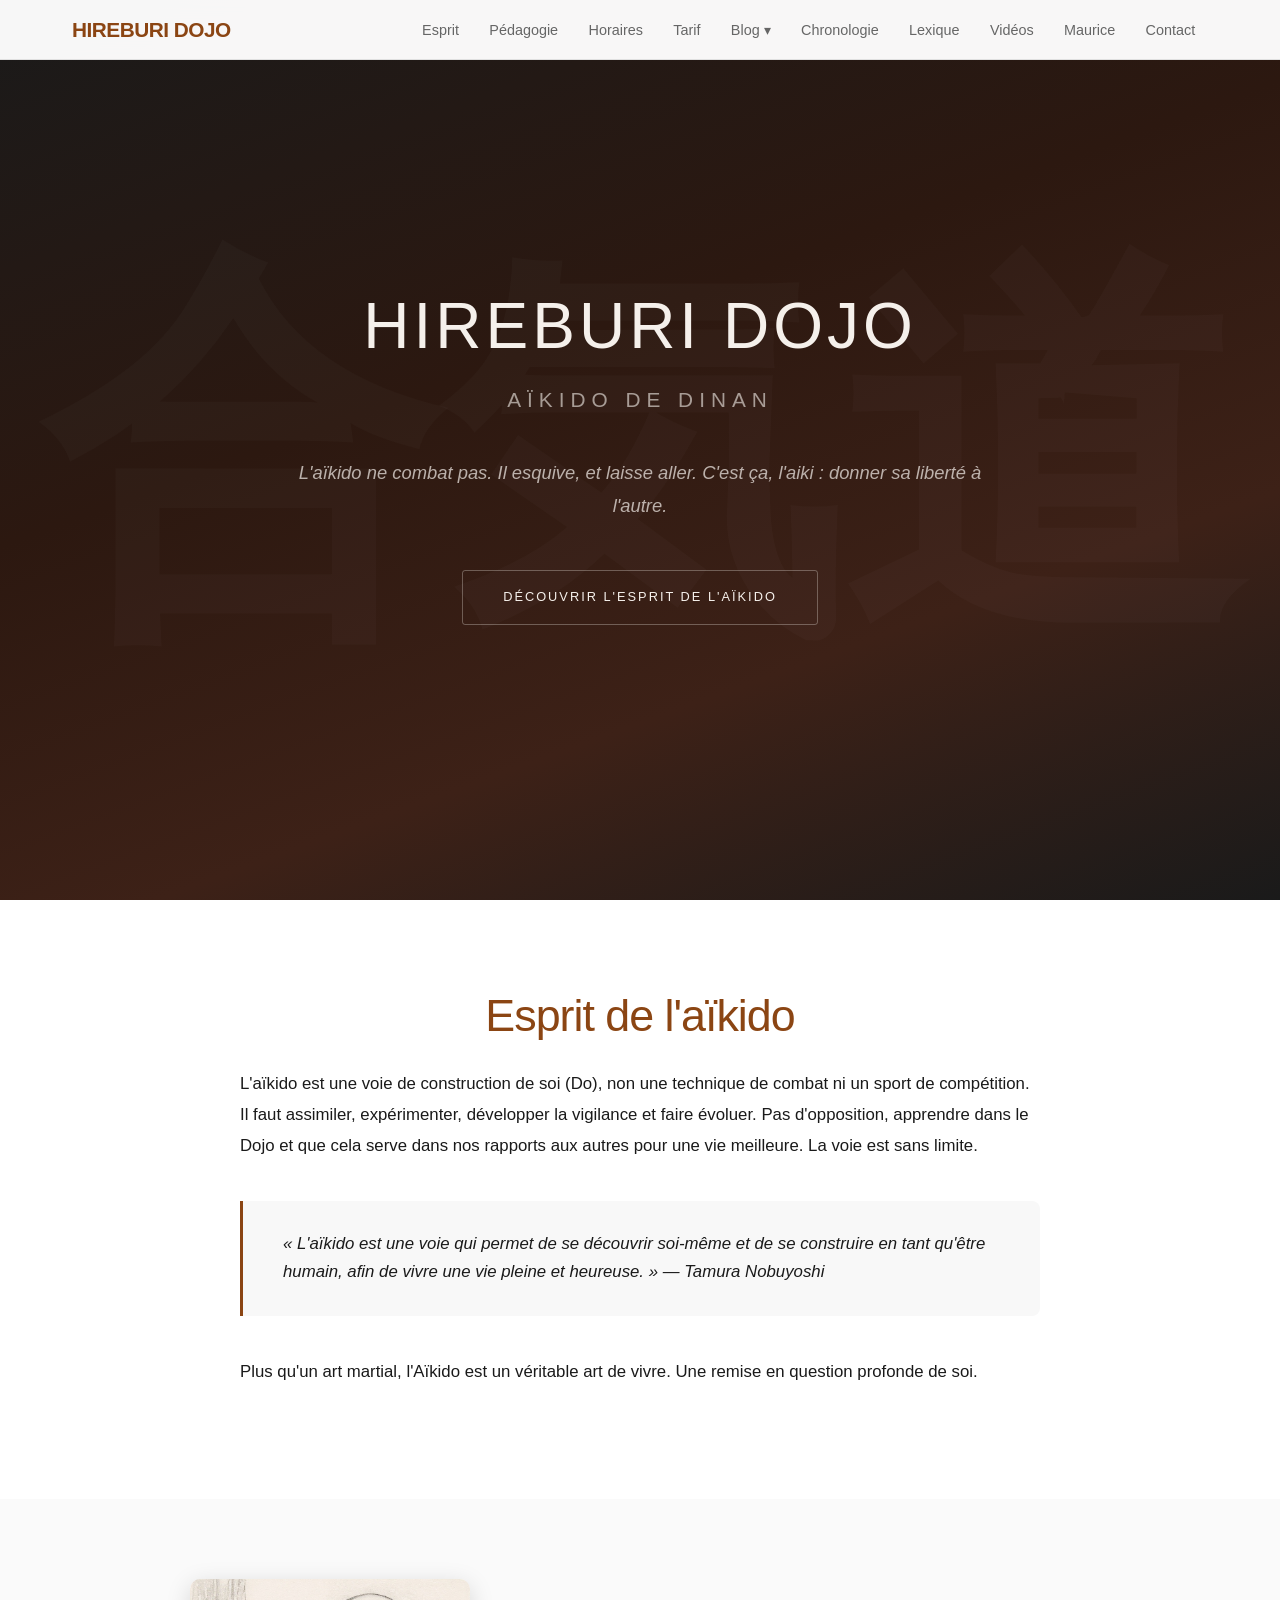
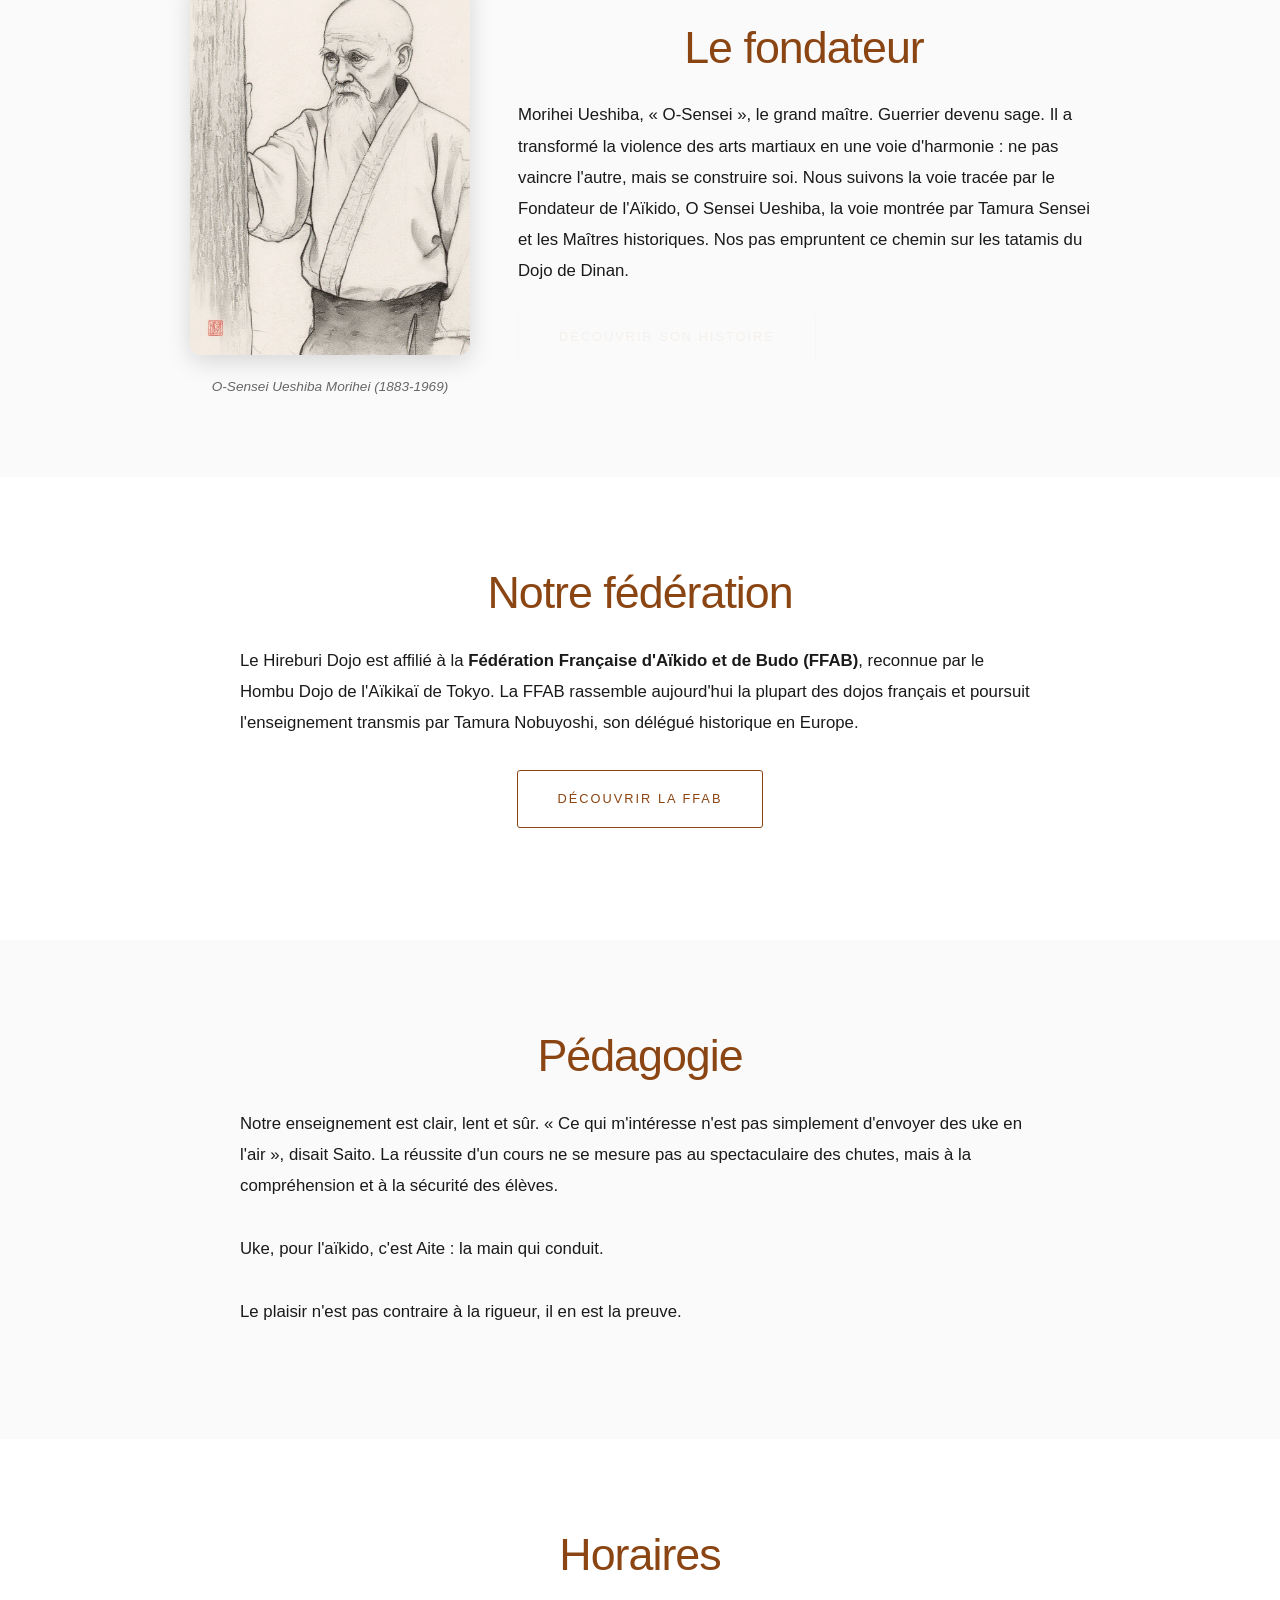
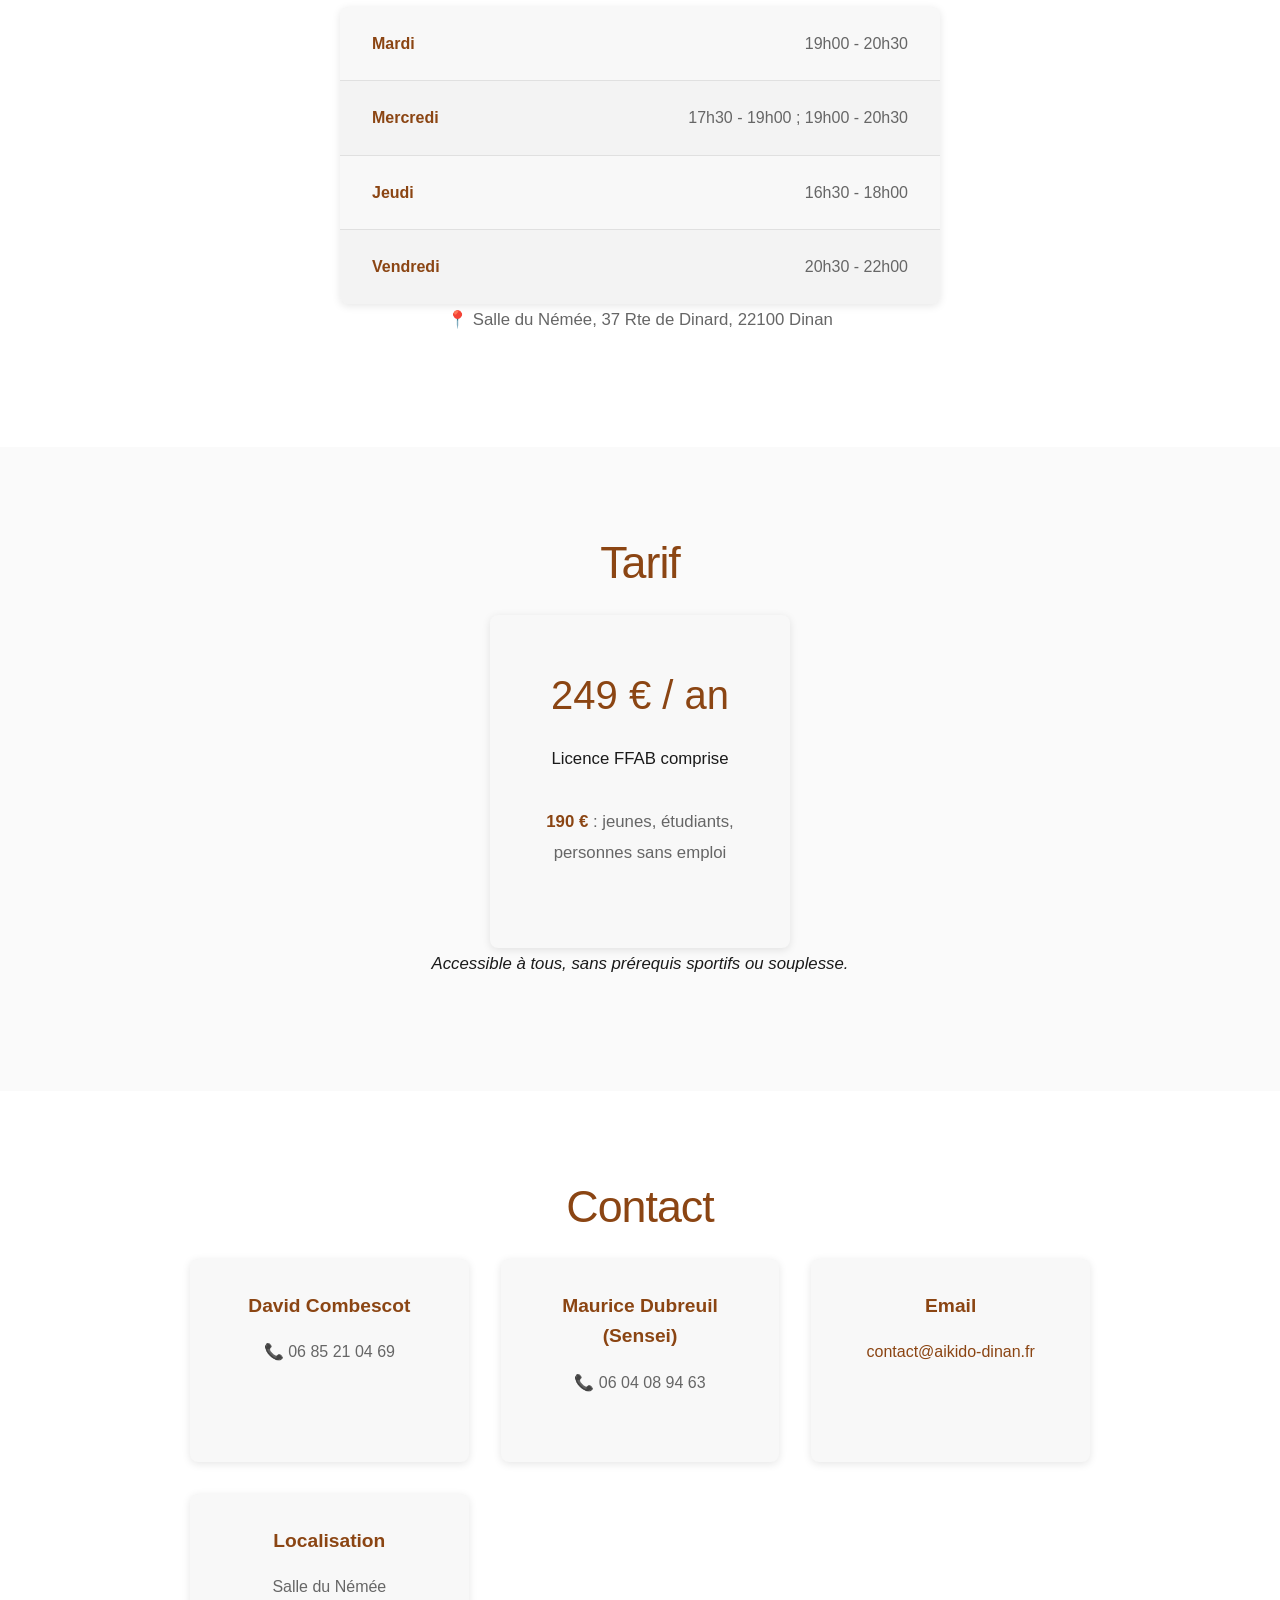
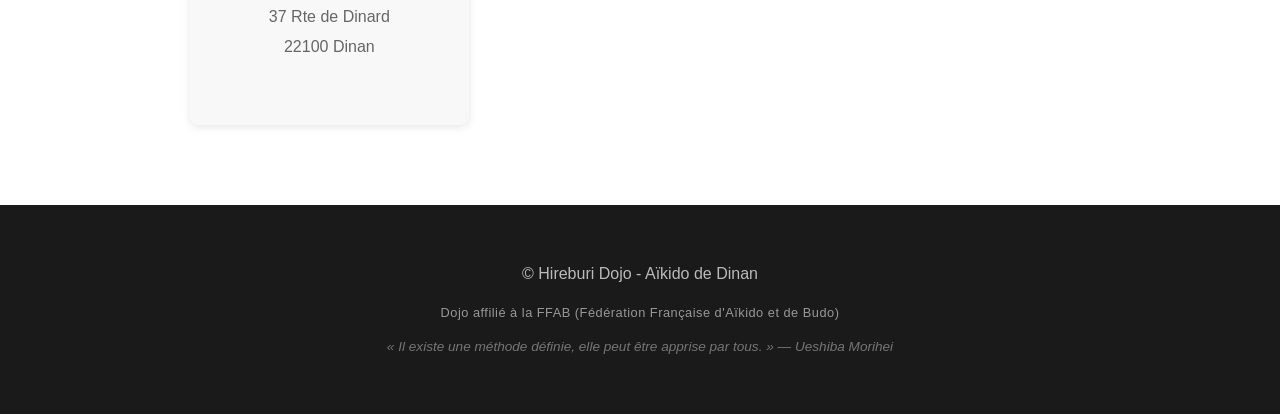
<file: index.html>
<!DOCTYPE html>
<html lang="fr">
<head>
    <meta charset="UTF-8">
    <meta name="viewport" content="width=device-width, initial-scale=1.0">
    <title>Hireburi Dojo - Aïkido de Dinan</title>
    <link rel="stylesheet" href="css/style.css">
    <link rel="stylesheet" href="css/blog.css">
    <meta name="description" content="L'aïkido à Dinan, une voie pour se construire.">
</head>
<body>
    <nav class="nav">
        <div class="nav-container">
            <a href="index.html" class="nav-logo">Hireburi Dojo</a>
            <ul class="nav-links">
                <li><a href="#esprit">Esprit</a></li>
                <li><a href="#pédagogie">Pédagogie</a></li>
                <li><a href="#horaires">Horaires</a></li>
                <li><a href="#tarif">Tarif</a></li>
                <li class="nav-dropdown">
                    <a href="pages/blog/index.html">Blog ▾</a>
                    <div class="nav-dropdown-menu">
                        <a href="pages/blog/ueshiba.html">O-Sensei Ueshiba</a>
                        <a href="pages/blog/saito.html">Saito, le gardien d'Iwama</a>
                        <a href="pages/blog/tamura.html">Tamura, le regard de l'aigle</a>
                        <a href="pages/blog/disciples.html">Les disciples</a>
                    </div>
                </li>
                <li><a href="pages/chronologie.html">Chronologie</a></li>
                <li><a href="pages/lexique.html">Lexique</a></li>
                <li><a href="pages/videos.html">Vidéos</a></li>
                <li><a href="pages/maurice.html">Maurice</a></li>
                <li><a href="#contact">Contact</a></li>
            </ul>
            <div class="nav-toggle">☰</div>
        </div>
    </nav>

    <header class="hero">
        <div class="hero-content">
            <h1>Hireburi Dojo</h1>
            <h2>Aïkido de Dinan</h2>
            <p class="hero-subtitle">L'aïkido ne combat pas. Il esquive, et laisse aller. C'est ça, l'aiki : donner sa liberté à l'autre.</p>
            <a href="#esprit" class="cta-button">Découvrir l'esprit de l'aïkido</a>
        </div>
    </header>

    <section id="esprit" class="section">
        <div class="container">
            <h2>Esprit de l'aïkido</h2>
            <p>L'aïkido est une voie de construction de soi (Do), non une technique de combat ni un sport de compétition. Il faut assimiler, expérimenter, développer la vigilance et faire évoluer. Pas d'opposition, apprendre dans le Dojo et que cela serve dans nos rapports aux autres pour une vie meilleure. La voie est sans limite.</p>
            <blockquote>« L'aïkido est une voie qui permet de se découvrir soi-même et de se construire en tant qu'être humain, afin de vivre une vie pleine et heureuse. » — Tamura Nobuyoshi</blockquote>
            <p>Plus qu'un art martial, l'Aïkido est un véritable art de vivre. Une remise en question profonde de soi.</p>
        </div>
    </section>

    <section id="fondateur" class="section">
        <div class="container">
            <div class="founder">
                <figure class="founder-portrait">
                    <img src="assets/images/osensei-sumie.jpg" alt="O-Sensei Ueshiba Morihei sous un arbre, portrait à l'encre japonaise">
                    <figcaption>O-Sensei Ueshiba Morihei (1883-1969)</figcaption>
                </figure>
                <div class="founder-text">
                    <h2>Le fondateur</h2>
                    <p>Morihei Ueshiba, « O-Sensei », le grand maître. Guerrier devenu sage. Il a transformé la violence des arts martiaux en une voie d'harmonie : ne pas vaincre l'autre, mais se construire soi. Nous suivons la voie tracée par le Fondateur de l'Aïkido, O Sensei Ueshiba, la voie montrée par Tamura Sensei et les Maîtres historiques. Nos pas empruntent ce chemin sur les tatamis du Dojo de Dinan.</p>
                    <a href="pages/blog/ueshiba.html" class="cta-button">Découvrir son histoire</a>
                </div>
            </div>
        </div>
    </section>

    <section id="federation" class="section">
        <div class="container">
            <h2>Notre fédération</h2>
            <p>Le Hireburi Dojo est affilié à la <strong>Fédération Française d'Aïkido et de Budo (FFAB)</strong>, reconnue par le Hombu Dojo de l'Aïkikaï de Tokyo. La FFAB rassemble aujourd'hui la plupart des dojos français et poursuit l'enseignement transmis par Tamura Nobuyoshi, son délégué historique en Europe.</p>
            <p class="federation-cta"><a href="https://ffabaikido.com/fr/" class="cta-button cta-button-dark" target="_blank" rel="noopener">Découvrir la FFAB</a></p>
        </div>
    </section>

    <section id="pédagogie" class="section">
        <div class="container">
            <h2>Pédagogie</h2>
            <p>Notre enseignement est clair, lent et sûr. « Ce qui m'intéresse n'est pas simplement d'envoyer des uke en l'air », disait Saito. La réussite d'un cours ne se mesure pas au spectaculaire des chutes, mais à la compréhension et à la sécurité des élèves.</p>
            <p>Uke, pour l'aïkido, c'est Aite : la main qui conduit.</p>
            <p>Le plaisir n'est pas contraire à la rigueur, il en est la preuve.</p>
        </div>
    </section>

    <section id="horaires" class="section">
        <div class="container">
            <h2>Horaires</h2>
            <div class="schedule">
                <div class="schedule-row">
                    <span class="day">Mardi</span>
                    <span class="time">19h00 - 20h30</span>
                </div>
                <div class="schedule-row">
                    <span class="day">Mercredi</span>
                    <span class="time">17h30 - 19h00 ; 19h00 - 20h30</span>
                </div>
                <div class="schedule-row">
                    <span class="day">Jeudi</span>
                    <span class="time">16h30 - 18h00</span>
                </div>
                <div class="schedule-row">
                    <span class="day">Vendredi</span>
                    <span class="time">20h30 - 22h00</span>
                </div>
            </div>
            <p class="location">📍 Salle du Némée, 37 Rte de Dinard, 22100 Dinan</p>
        </div>
    </section>

    <section id="tarif" class="section">
        <div class="container">
            <h2>Tarif</h2>
            <div class="price-card">
                <div class="price-amount">249 € / an</div>
                <p>Licence FFAB comprise</p>
                <p class="price-reduced"><b>190 €</b> : jeunes, étudiants, personnes sans emploi</p>
            </div>
            <p class="access">Accessible à tous, sans prérequis sportifs ou souplesse.</p>
        </div>
    </section>

    <section id="contact" class="section">
        <div class="container">
            <h2>Contact</h2>
            <div class="contact-info">
                <div class="contact-card">
                    <h3>David Combescot</h3>
                    <p>📞 06 85 21 04 69</p>
                </div>
                <div class="contact-card">
                    <h3>Maurice Dubreuil (Sensei)</h3>
                    <p>📞 06 04 08 94 63</p>
                </div>
                <div class="contact-card">
                    <h3>Email</h3>
                    <p><a href="mailto:contact@aikido-dinan.fr">contact@aikido-dinan.fr</a></p>
                </div>
                <div class="contact-card">
                    <h3>Localisation</h3>
                    <p>Salle du Némée<br>37 Rte de Dinard<br>22100 Dinan</p>
                </div>
            </div>
        </div>
    </section>

    <footer>
        <div class="container">
            <p>© Hireburi Dojo - Aïkido de Dinan</p>
            <p class="footer-affiliation">Dojo affilié à la FFAB (Fédération Française d'Aïkido et de Budo)</p>
            <p class="footer-quote">« Il existe une méthode définie, elle peut être apprise par tous. » — Ueshiba Morihei</p>
        </div>
    </footer>

    <script src="js/main.js"></script>
</body>
</html>
</file>
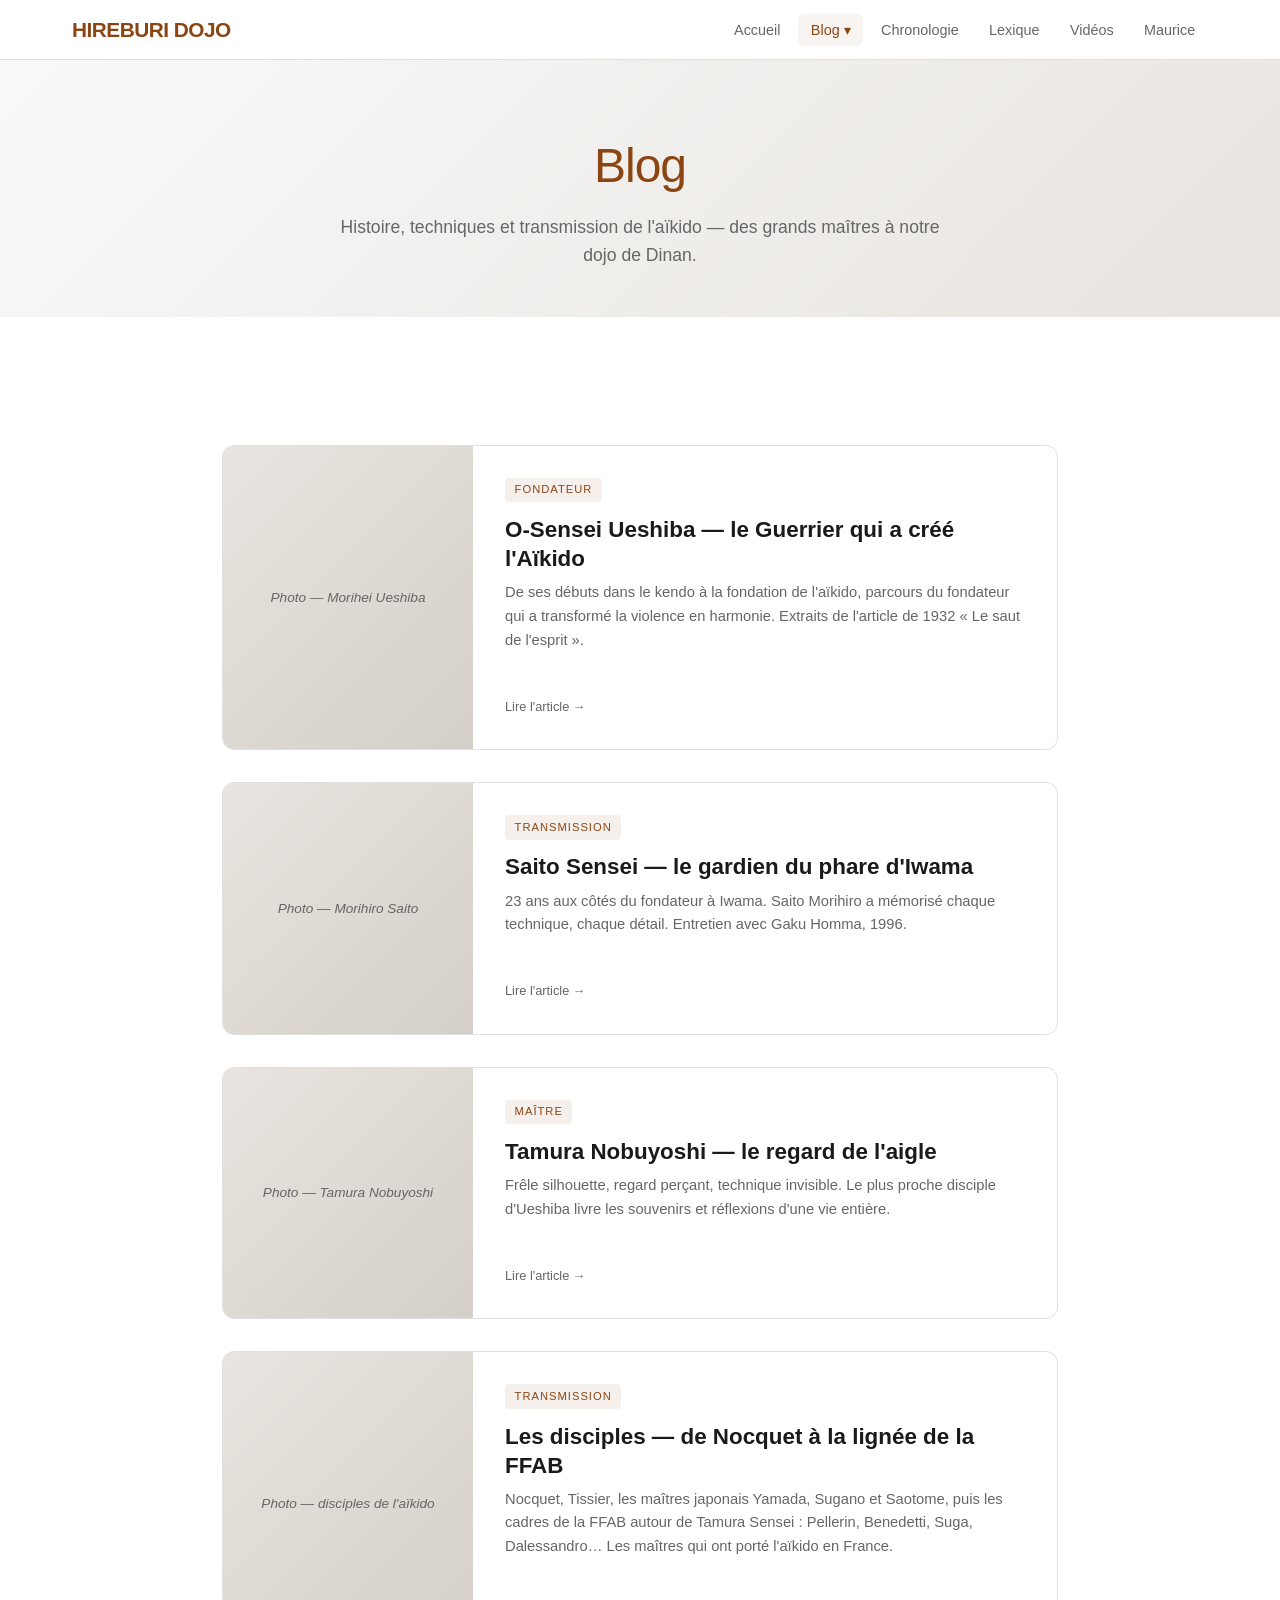
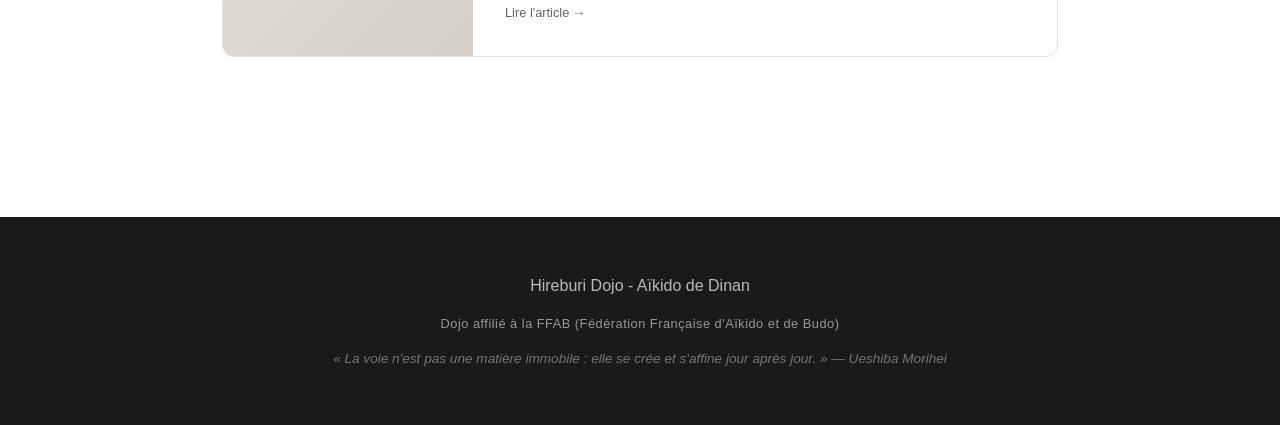
<file: pages/blog/index.html>
<!DOCTYPE html>
<html lang="fr">
<head>
    <meta charset="UTF-8">
    <meta name="viewport" content="width=device-width, initial-scale=1.0">
    <title>Blog - Hireburi Dojo - Aïkido de Dinan</title>
    <meta name="description" content="Blog du Hireburi Dojo : histoire, techniques et transmission de l'aïkido.">
    <link rel="stylesheet" href="../../css/style.css">
    <link rel="stylesheet" href="../../css/blog.css">
</head>
<body>
    <nav class="nav">
        <div class="nav-container">
            <a href="../../index.html" class="nav-logo">Hireburi Dojo</a>
            <ul class="nav-links">
                <li><a href="../../index.html">Accueil</a></li>
                <li class="nav-dropdown">
                    <a href="index.html" class="active">Blog ▾</a>
                    <div class="nav-dropdown-menu">
                        <a href="ueshiba.html">O-Sensei Ueshiba</a>
                        <a href="saito.html">Saito, le gardien d'Iwama</a>
                        <a href="tamura.html">Tamura, le regard de l'aigle</a>
                        <a href="disciples.html">Les disciples</a>
                    </div>
                </li>
                <li><a href="../chronologie.html">Chronologie</a></li>
                <li><a href="../lexique.html">Lexique</a></li>
                <li><a href="../videos.html">Vidéos</a></li>
                <li><a href="../maurice.html">Maurice</a></li>
            </ul>
            <div class="nav-toggle">☰</div>
        </div>
    </nav>

    <header class="blog-header">
        <h1>Blog</h1>
        <p>Histoire, techniques et transmission de l'aïkido — des grands maîtres à notre dojo de Dinan.</p>
    </header>

    <section class="section">
        <div class="blog-list">
            <a href="ueshiba.html" class="blog-card">
                <div class="blog-card-image">Photo — Morihei Ueshiba</div>
                <div class="blog-card-content">
                    <span class="blog-card-tag">Fondateur</span>
                    <h3>O-Sensei Ueshiba — le Guerrier qui a créé l'Aïkido</h3>
                    <p>De ses débuts dans le kendo à la fondation de l'aïkido, parcours du fondateur qui a transformé la violence en harmonie. Extraits de l'article de 1932 « Le saut de l'esprit ».</p>
                    <span class="blog-card-date">Lire l'article →</span>
                </div>
            </a>

            <a href="saito.html" class="blog-card">
                <div class="blog-card-image">Photo — Morihiro Saito</div>
                <div class="blog-card-content">
                    <span class="blog-card-tag">Transmission</span>
                    <h3>Saito Sensei — le gardien du phare d'Iwama</h3>
                    <p>23 ans aux côtés du fondateur à Iwama. Saito Morihiro a mémorisé chaque technique, chaque détail. Entretien avec Gaku Homma, 1996.</p>
                    <span class="blog-card-date">Lire l'article →</span>
                </div>
            </a>

            <a href="tamura.html" class="blog-card">
                <div class="blog-card-image">Photo — Tamura Nobuyoshi</div>
                <div class="blog-card-content">
                    <span class="blog-card-tag">Maître</span>
                    <h3>Tamura Nobuyoshi — le regard de l'aigle</h3>
                    <p>Frêle silhouette, regard perçant, technique invisible. Le plus proche disciple d'Ueshiba livre les souvenirs et réflexions d'une vie entière.</p>
                    <span class="blog-card-date">Lire l'article →</span>
                </div>
            </a>

            <a href="disciples.html" class="blog-card">
                <div class="blog-card-image">Photo — disciples de l'aïkido</div>
                <div class="blog-card-content">
                    <span class="blog-card-tag">Transmission</span>
                    <h3>Les disciples — de Nocquet à la lignée de la FFAB</h3>
                    <p>Nocquet, Tissier, les maîtres japonais Yamada, Sugano et Saotome, puis les cadres de la FFAB autour de Tamura Sensei : Pellerin, Benedetti, Suga, Dalessandro… Les maîtres qui ont porté l'aïkido en France.</p>
                    <span class="blog-card-date">Lire l'article →</span>
                </div>
            </a>
        </div>
    </section>

    <footer>
        <div class="container">
            <p>Hireburi Dojo - Aïkido de Dinan</p>
            <p class="footer-affiliation">Dojo affilié à la FFAB (Fédération Française d'Aïkido et de Budo)</p>
            <p class="footer-quote">« La voie n'est pas une matière immobile : elle se crée et s'affine jour après jour. » — Ueshiba Morihei</p>
        </div>
    </footer>

    <script src="../../js/main.js"></script>
</body>
</html>
</file>
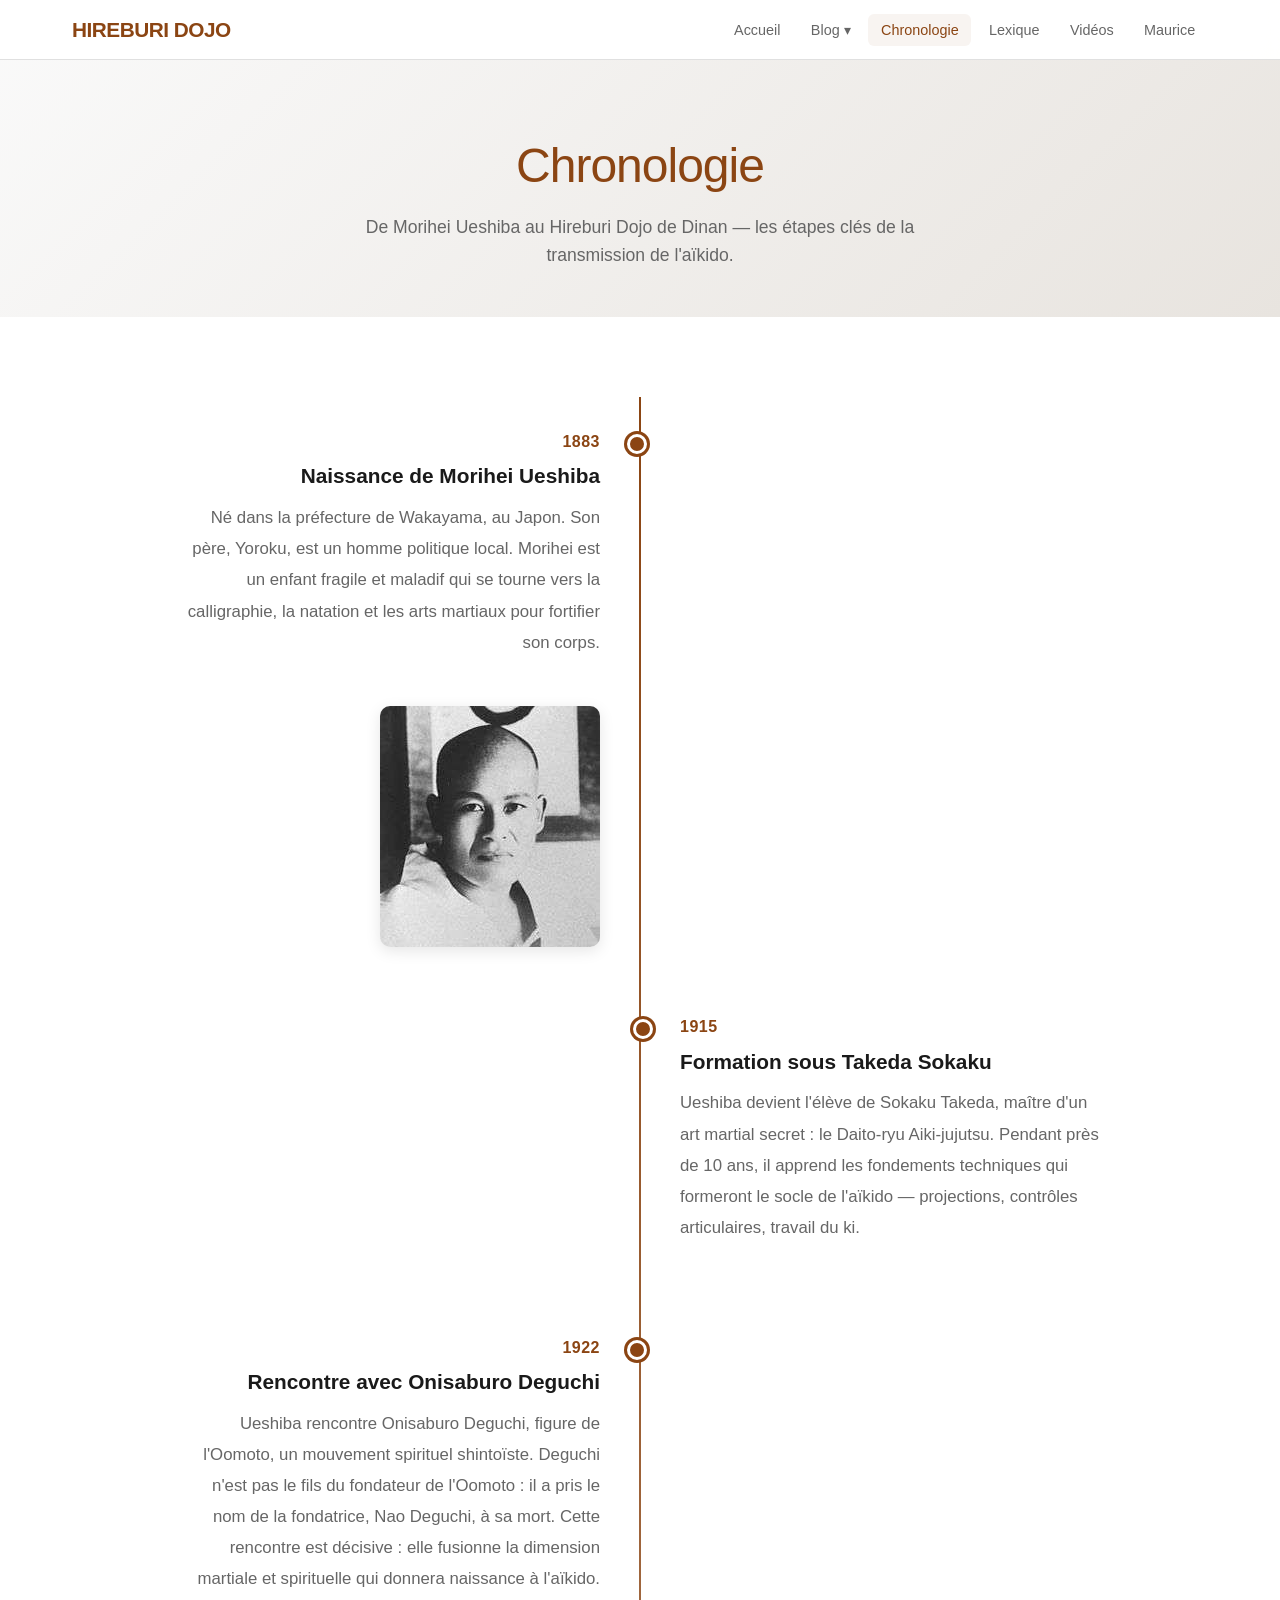
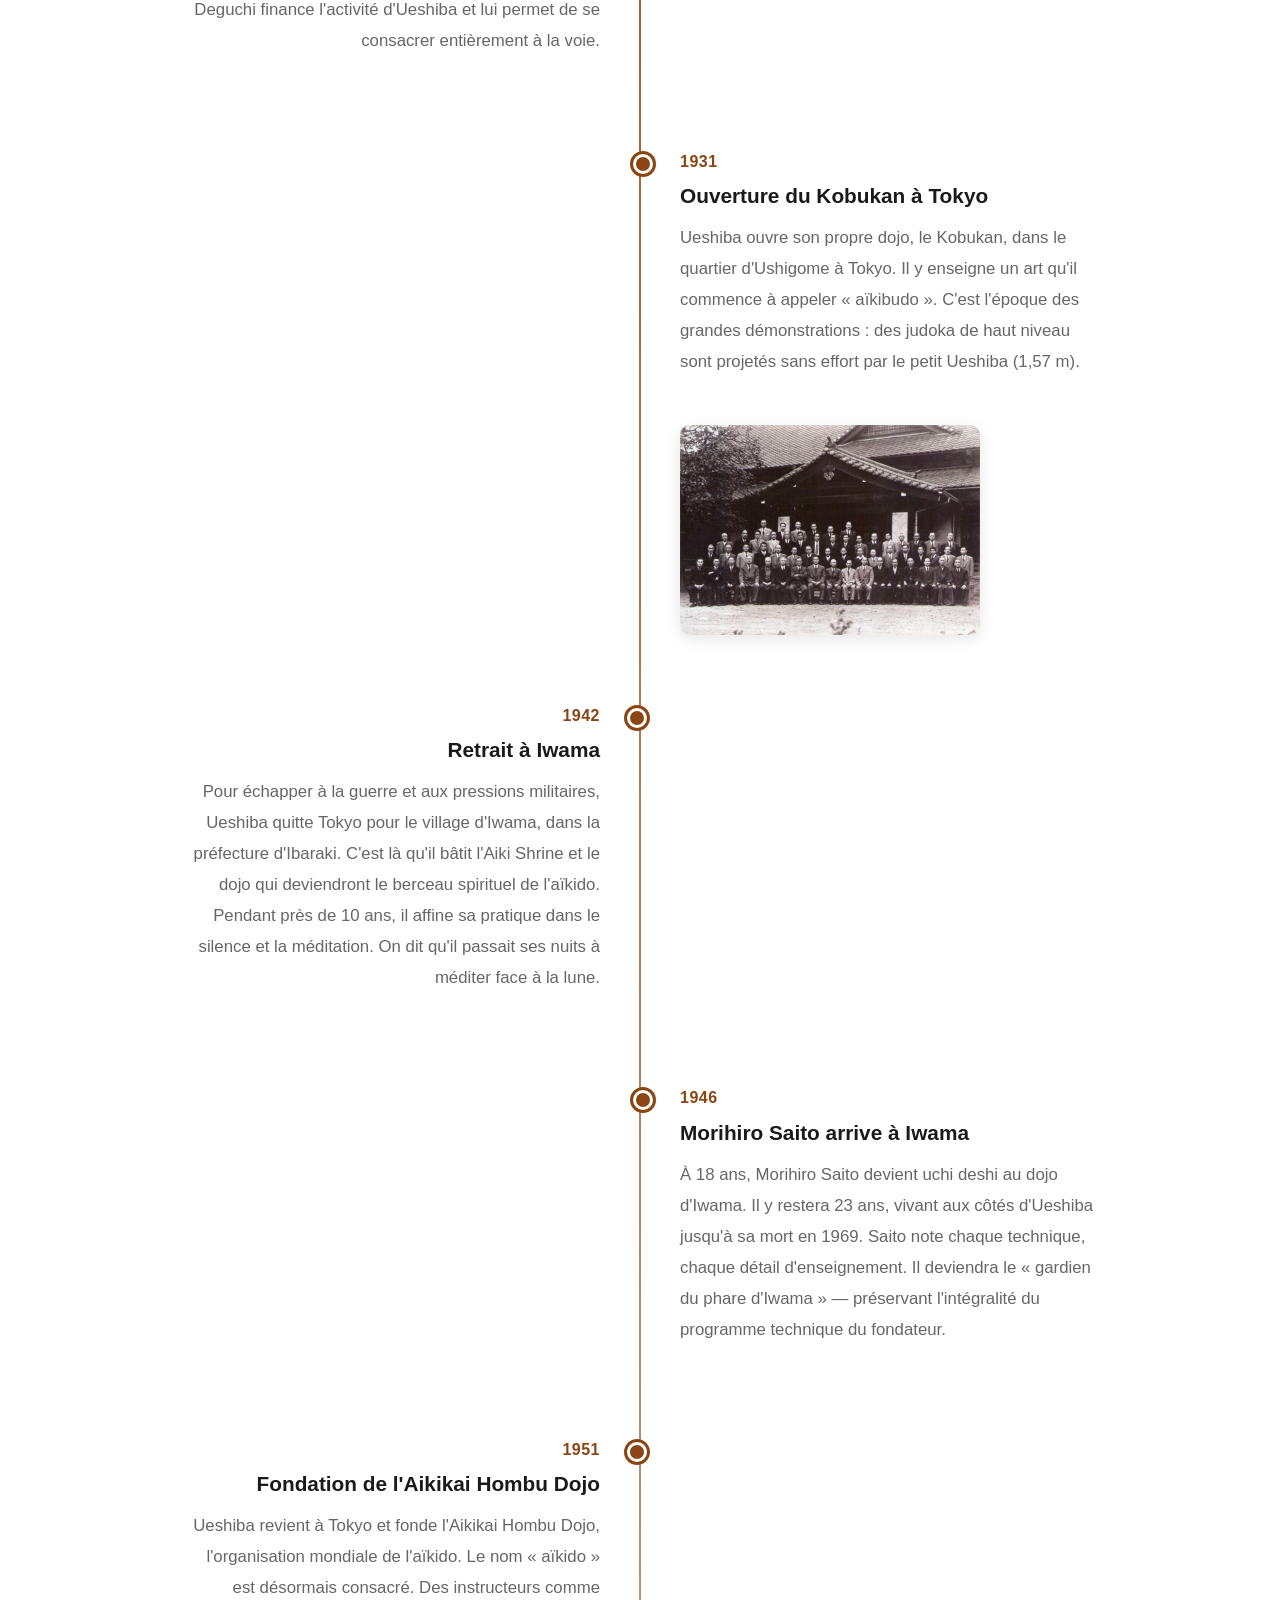
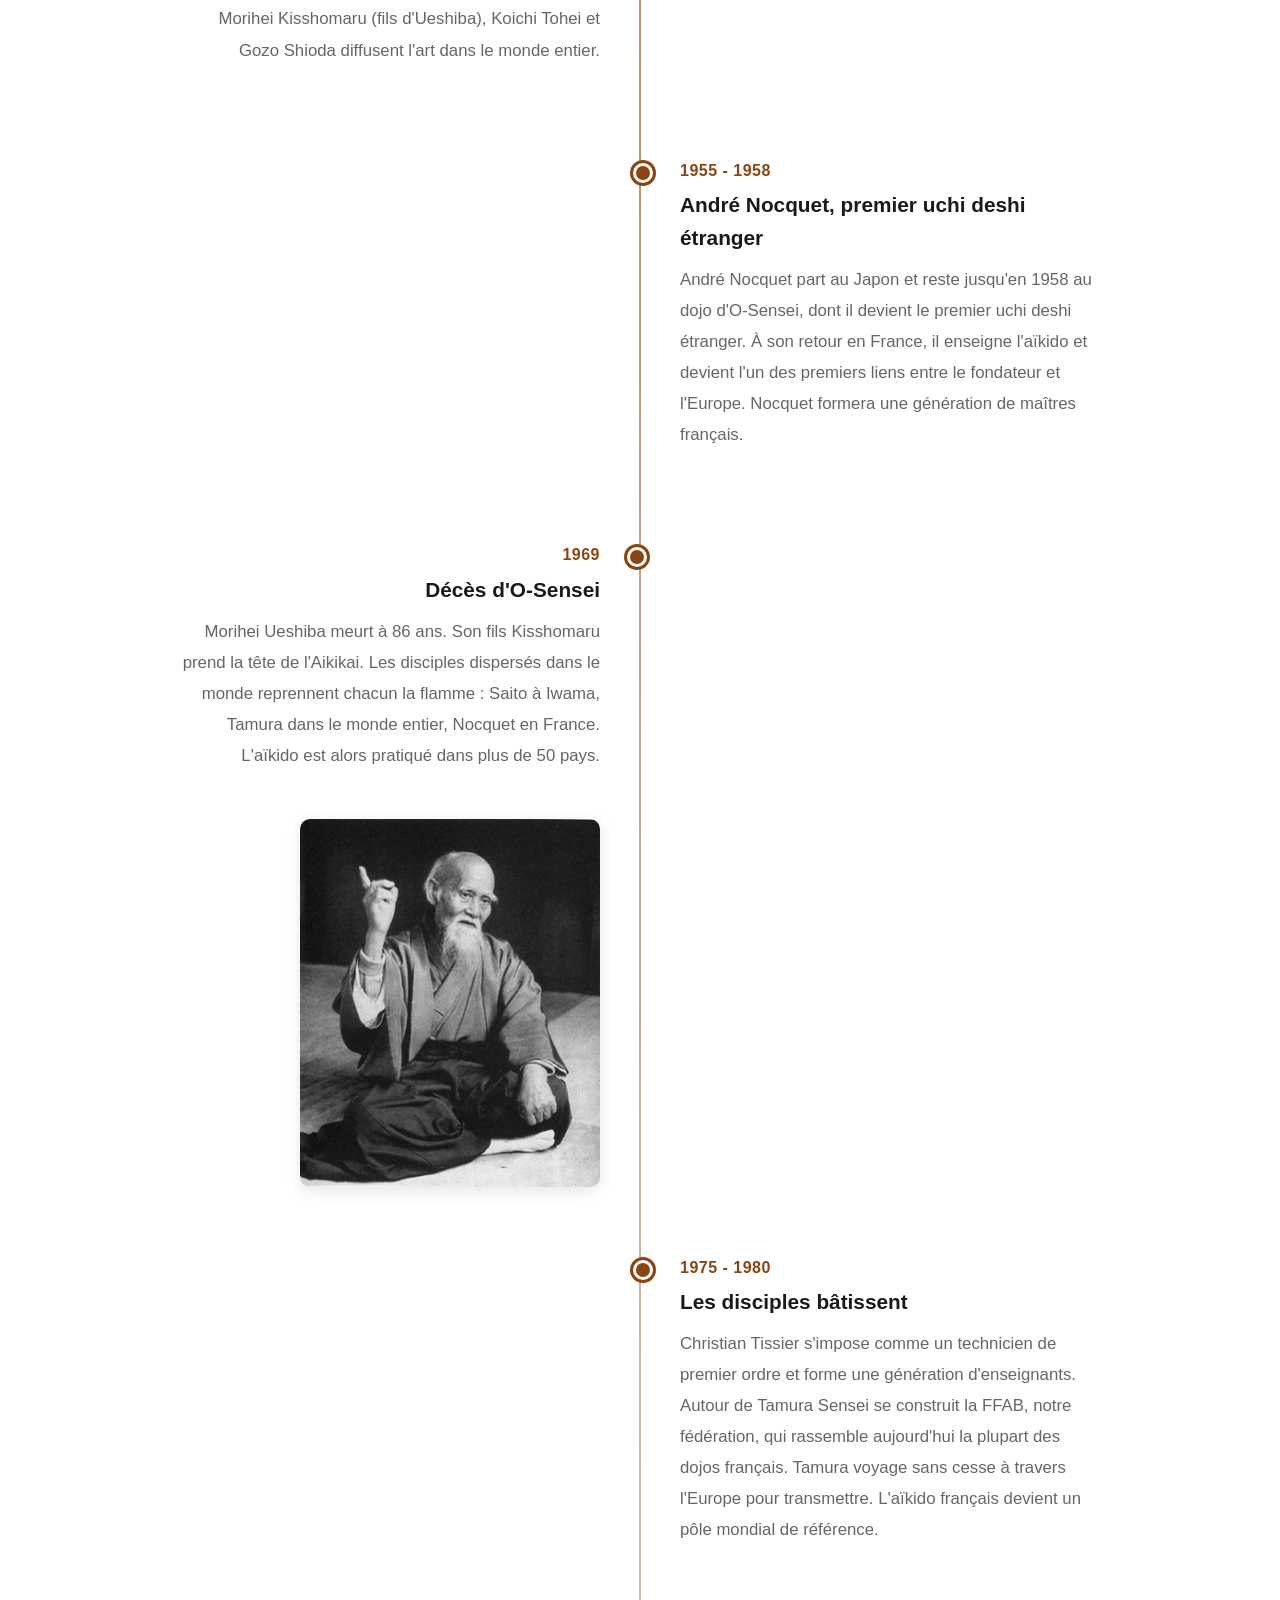
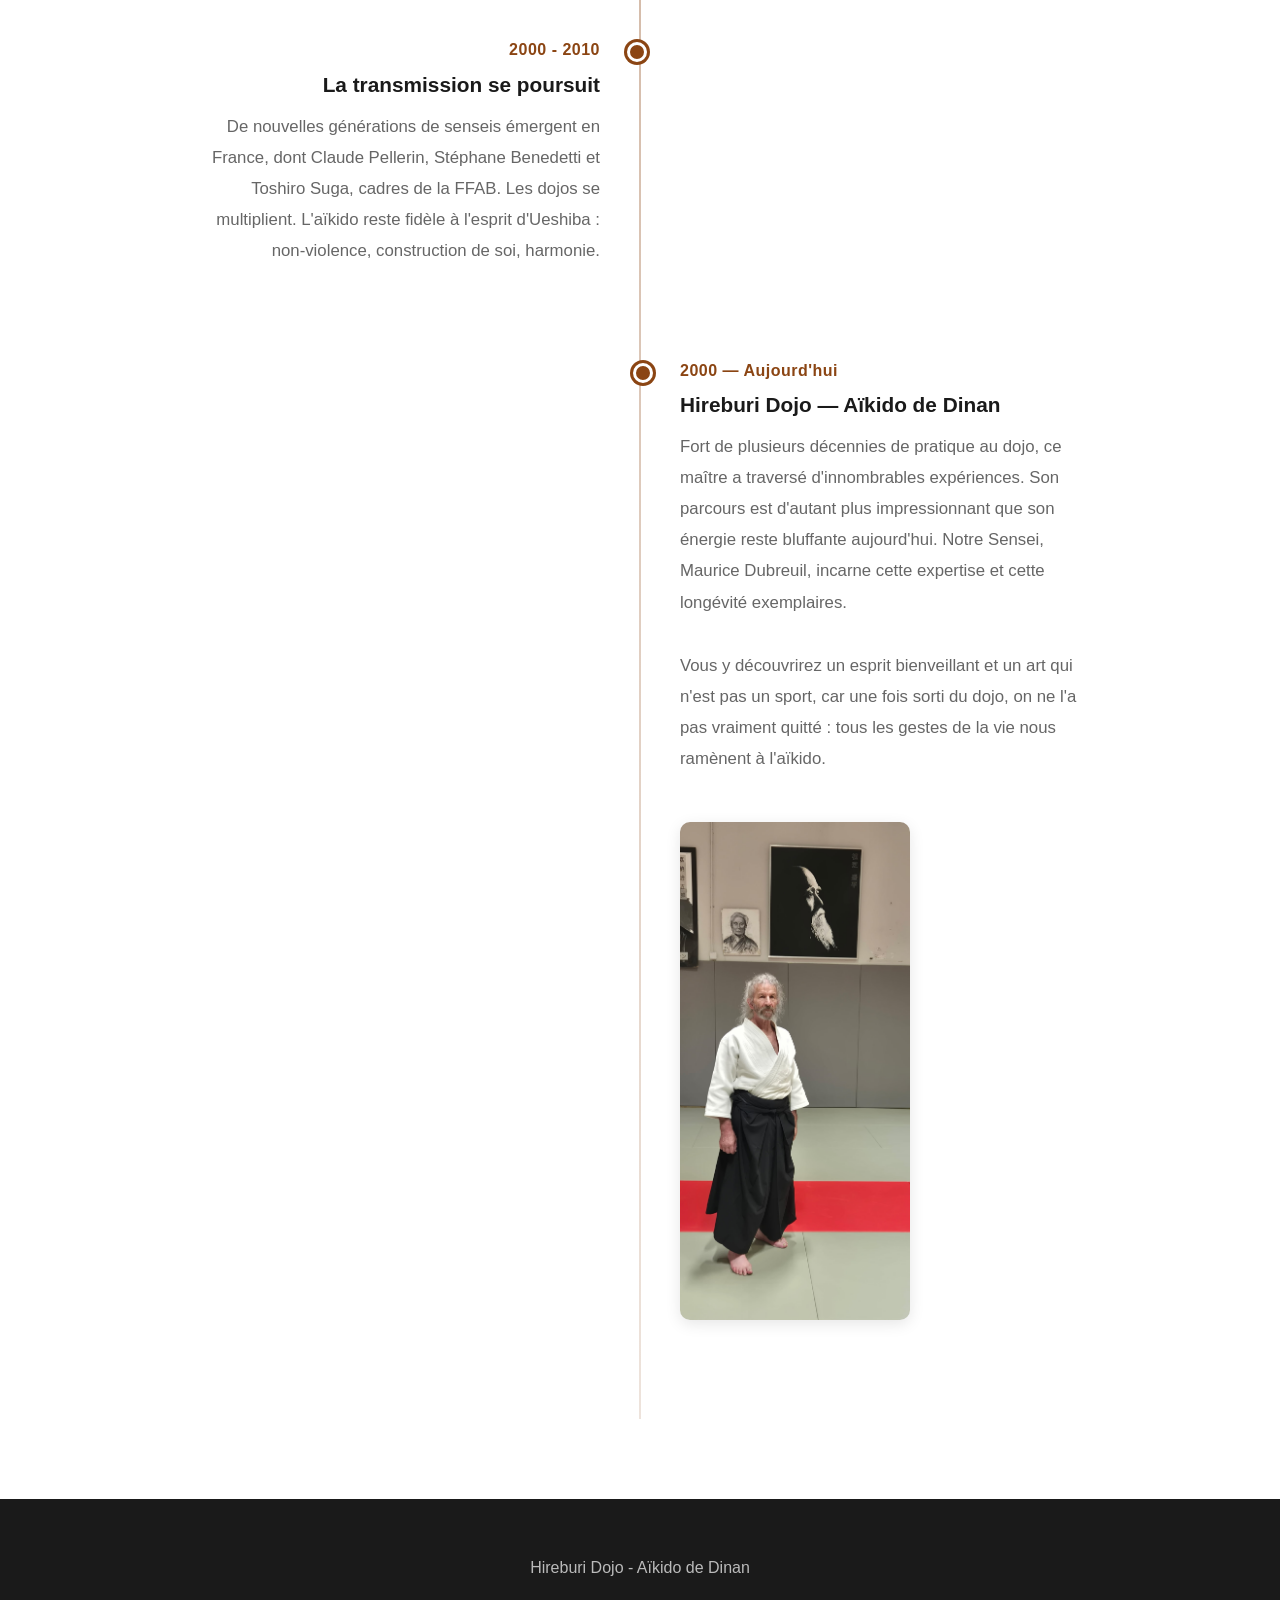
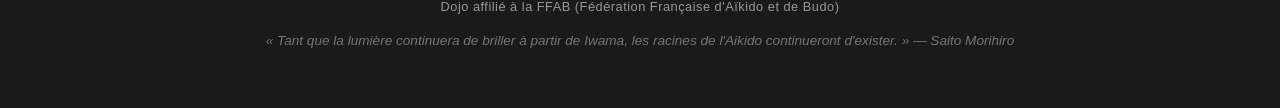
<file: pages/chronologie.html>
<!DOCTYPE html>
<html lang="fr">
<head>
    <meta charset="UTF-8">
    <meta name="viewport" content="width=device-width, initial-scale=1.0">
    <title>Chronologie - Hireburi Dojo - Aïkido de Dinan</title>
    <meta name="description" content="Chronologie de l'aïkido, de Morihei Ueshiba à notre dojo de Dinan.">
    <link rel="stylesheet" href="../css/style.css">
    <link rel="stylesheet" href="../css/blog.css">
</head>
<body>
    <nav class="nav">
        <div class="nav-container">
            <a href="../index.html" class="nav-logo">Hireburi Dojo</a>
            <ul class="nav-links">
                <li><a href="../index.html">Accueil</a></li>
                <li class="nav-dropdown">
                    <a href="blog/index.html">Blog ▾</a>
                    <div class="nav-dropdown-menu">
                        <a href="blog/ueshiba.html">O-Sensei Ueshiba</a>
                        <a href="blog/saito.html">Saito, le gardien d'Iwama</a>
                        <a href="blog/tamura.html">Tamura, le regard de l'aigle</a>
                        <a href="blog/disciples.html">Les disciples</a>
                    </div>
                </li>
                <li><a href="chronologie.html" class="active">Chronologie</a></li>
                <li><a href="lexique.html">Lexique</a></li>
                <li><a href="videos.html">Vidéos</a></li>
                <li><a href="maurice.html">Maurice</a></li>
            </ul>
            <div class="nav-toggle">☰</div>
        </div>
    </nav>

    <header class="blog-header">
        <h1>Chronologie</h1>
        <p>De Morihei Ueshiba au Hireburi Dojo de Dinan — les étapes clés de la transmission de l'aïkido.</p>
    </header>

    <section class="section">
        <div class="container">
            <div class="timeline">
                <div class="timeline-item">
                    <div class="timeline-date">1883</div>
                    <div class="timeline-title">Naissance de Morihei Ueshiba</div>
                    <p class="timeline-text">Né dans la préfecture de Wakayama, au Japon. Son père, Yoroku, est un homme politique local. Morihei est un enfant fragile et maladif qui se tourne vers la calligraphie, la natation et les arts martiaux pour fortifier son corps.</p>
                    <img class="timeline-image timeline-image--small" src="../assets/images/ueshiba-jeunesse.jpg" alt="Morihei Ueshiba jeune" loading="lazy">
                </div>

                <div class="timeline-item">
                    <div class="timeline-date">1915</div>
                    <div class="timeline-title">Formation sous Takeda Sokaku</div>
                    <p class="timeline-text">Ueshiba devient l'élève de Sokaku Takeda, maître d'un art martial secret : le Daito-ryu Aiki-jujutsu. Pendant près de 10 ans, il apprend les fondements techniques qui formeront le socle de l'aïkido — projections, contrôles articulaires, travail du ki.</p>
                </div>

                <div class="timeline-item">
                    <div class="timeline-date">1922</div>
                    <div class="timeline-title">Rencontre avec Onisaburo Deguchi</div>
                    <p class="timeline-text">Ueshiba rencontre Onisaburo Deguchi, figure de l'Oomoto, un mouvement spirituel shintoïste. Deguchi n'est pas le fils du fondateur de l'Oomoto : il a pris le nom de la fondatrice, Nao Deguchi, à sa mort. Cette rencontre est décisive : elle fusionne la dimension martiale et spirituelle qui donnera naissance à l'aïkido. Deguchi finance l'activité d'Ueshiba et lui permet de se consacrer entièrement à la voie.</p>
                </div>

                <div class="timeline-item">
                    <div class="timeline-date">1931</div>
                    <div class="timeline-title">Ouverture du Kobukan à Tokyo</div>
                    <p class="timeline-text">Ueshiba ouvre son propre dojo, le Kobukan, dans le quartier d'Ushigome à Tokyo. Il y enseigne un art qu'il commence à appeler « aïkibudo ». C'est l'époque des grandes démonstrations : des judoka de haut niveau sont projetés sans effort par le petit Ueshiba (1,57 m).</p>
                    <img class="timeline-image" src="../assets/images/kobukan.jpg" alt="Le Kobukan, le dojo d'Ueshiba à Tokyo dans les années 1930" loading="lazy">
                </div>

                <div class="timeline-item">
                    <div class="timeline-date">1942</div>
                    <div class="timeline-title">Retrait à Iwama</div>
                    <p class="timeline-text">Pour échapper à la guerre et aux pressions militaires, Ueshiba quitte Tokyo pour le village d'Iwama, dans la préfecture d'Ibaraki. C'est là qu'il bâtit l'Aiki Shrine et le dojo qui deviendront le berceau spirituel de l'aïkido. Pendant près de 10 ans, il affine sa pratique dans le silence et la méditation. On dit qu'il passait ses nuits à méditer face à la lune.</p>
                </div>

                <div class="timeline-item">
                    <div class="timeline-date">1946</div>
                    <div class="timeline-title">Morihiro Saito arrive à Iwama</div>
                    <p class="timeline-text">À 18 ans, Morihiro Saito devient uchi deshi au dojo d'Iwama. Il y restera 23 ans, vivant aux côtés d'Ueshiba jusqu'à sa mort en 1969. Saito note chaque technique, chaque détail d'enseignement. Il deviendra le « gardien du phare d'Iwama » — préservant l'intégralité du programme technique du fondateur.</p>
                </div>

                <div class="timeline-item">
                    <div class="timeline-date">1951</div>
                    <div class="timeline-title">Fondation de l'Aikikai Hombu Dojo</div>
                    <p class="timeline-text">Ueshiba revient à Tokyo et fonde l'Aikikai Hombu Dojo, l'organisation mondiale de l'aïkido. Le nom « aïkido » est désormais consacré. Des instructeurs comme Morihei Kisshomaru (fils d'Ueshiba), Koichi Tohei et Gozo Shioda diffusent l'art dans le monde entier.</p>
                </div>

                <div class="timeline-item">
                    <div class="timeline-date">1955 - 1958</div>
                    <div class="timeline-title">André Nocquet, premier uchi deshi étranger</div>
                    <p class="timeline-text">André Nocquet part au Japon et reste jusqu'en 1958 au dojo d'O-Sensei, dont il devient le premier uchi deshi étranger. À son retour en France, il enseigne l'aïkido et devient l'un des premiers liens entre le fondateur et l'Europe. Nocquet formera une génération de maîtres français.</p>
                </div>

                <div class="timeline-item">
                    <div class="timeline-date">1969</div>
                    <div class="timeline-title">Décès d'O-Sensei</div>
                    <p class="timeline-text">Morihei Ueshiba meurt à 86 ans. Son fils Kisshomaru prend la tête de l'Aikikai. Les disciples dispersés dans le monde reprennent chacun la flamme : Saito à Iwama, Tamura dans le monde entier, Nocquet en France. L'aïkido est alors pratiqué dans plus de 50 pays.</p>
                    <img class="timeline-image" src="../assets/images/ueshiba-dernier-jour.jpg" alt="Morihei Ueshiba dans ses dernières années" loading="lazy">
                </div>

                <div class="timeline-item">
                    <div class="timeline-date">1975 - 1980</div>
                    <div class="timeline-title">Les disciples bâtissent</div>
                    <p class="timeline-text">Christian Tissier s'impose comme un technicien de premier ordre et forme une génération d'enseignants. Autour de Tamura Sensei se construit la FFAB, notre fédération, qui rassemble aujourd'hui la plupart des dojos français. Tamura voyage sans cesse à travers l'Europe pour transmettre. L'aïkido français devient un pôle mondial de référence.</p>
                </div>

                <div class="timeline-item">
                    <div class="timeline-date">2000 - 2010</div>
                    <div class="timeline-title">La transmission se poursuit</div>
                    <p class="timeline-text">De nouvelles générations de senseis émergent en France, dont Claude Pellerin, Stéphane Benedetti et Toshiro Suga, cadres de la FFAB. Les dojos se multiplient. L'aïkido reste fidèle à l'esprit d'Ueshiba : non-violence, construction de soi, harmonie.</p>
                </div>

                <div class="timeline-item">
                    <div class="timeline-date">2000 — Aujourd'hui</div>
                    <div class="timeline-title">Hireburi Dojo — Aïkido de Dinan</div>
                    <p class="timeline-text">Fort de plusieurs décennies de pratique au dojo, ce maître a traversé d'innombrables expériences. Son parcours est d'autant plus impressionnant que son énergie reste bluffante aujourd'hui. Notre Sensei, Maurice Dubreuil, incarne cette expertise et cette longévité exemplaires.</p>
                    <p class="timeline-text">Vous y découvrirez un esprit bienveillant et un art qui n'est pas un sport, car une fois sorti du dojo, on ne l'a pas vraiment quitté : tous les gestes de la vie nous ramènent à l'aïkido.</p>
                    <img class="timeline-image timeline-image--portrait" src="../assets/images/maurice-dinan.jpg" alt="Maurice Dubreuil au Hireburi Dojo de Dinan" loading="lazy">
                </div>
            </div>
        </div>
    </section>

    <footer>
        <div class="container">
            <p>Hireburi Dojo - Aïkido de Dinan</p>
            <p class="footer-affiliation">Dojo affilié à la FFAB (Fédération Française d'Aïkido et de Budo)</p>
            <p class="footer-quote">« Tant que la lumière continuera de briller à partir de Iwama, les racines de l'Aikido continueront d'exister. » — Saito Morihiro</p>
        </div>
    </footer>

    <script src="../js/main.js"></script>
</body>
</html>
</file>
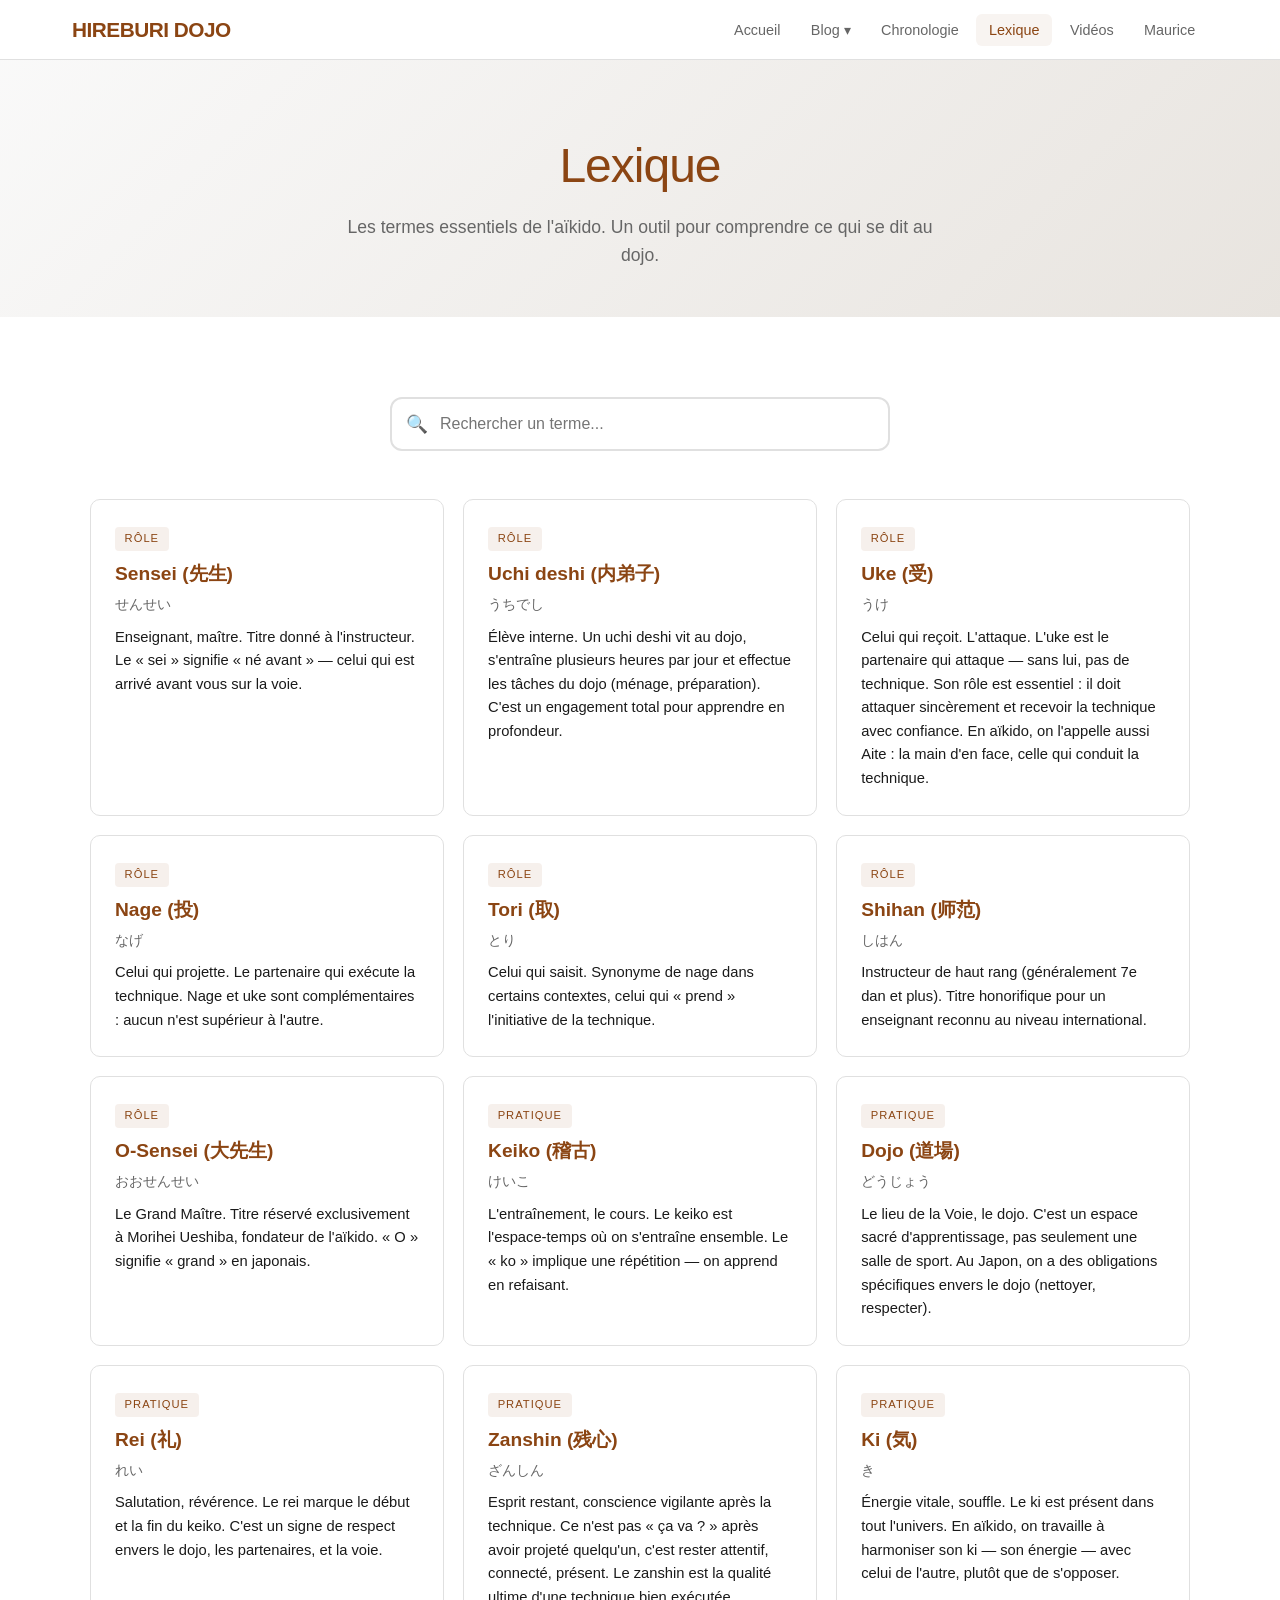
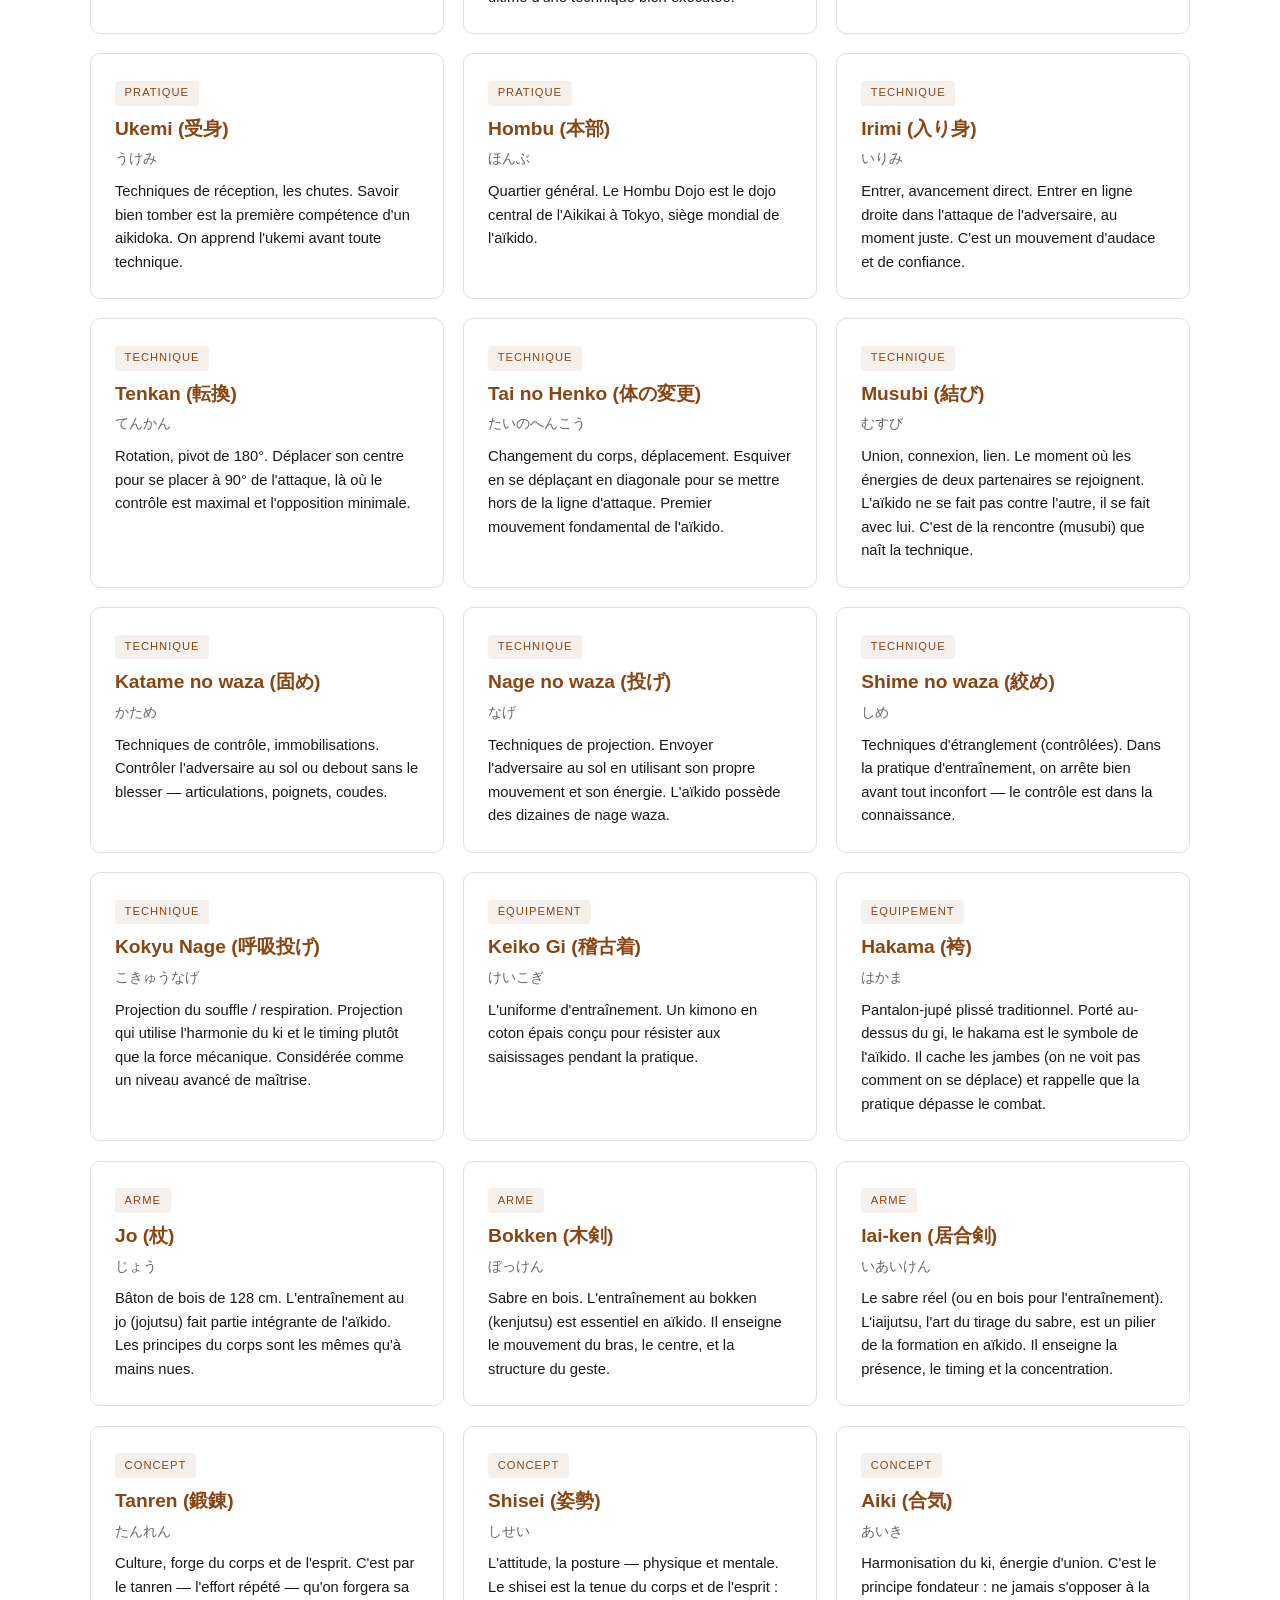
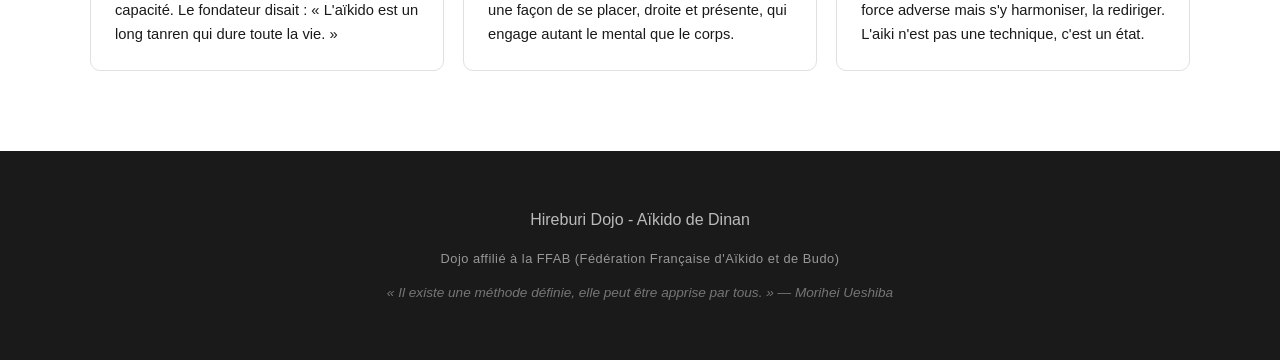
<file: pages/lexique.html>
<!DOCTYPE html>
<html lang="fr">
<head>
    <meta charset="UTF-8">
    <meta name="viewport" content="width=device-width, initial-scale=1.0">
    <title>Lexique — Hireburi Dojo - Aïkido de Dinan</title>
    <meta name="description" content="Lexique des termes japonais de l'aïkido. Comprendre le vocabulaire de la pratique.">
    <link rel="stylesheet" href="../css/style.css">
    <link rel="stylesheet" href="../css/blog.css">
</head>
<body>
    <nav class="nav">
        <div class="nav-container">
            <a href="../index.html" class="nav-logo">Hireburi Dojo</a>
            <ul class="nav-links">
                <li><a href="../index.html">Accueil</a></li>
                <li class="nav-dropdown">
                    <a href="blog/index.html">Blog ▾</a>
                    <div class="nav-dropdown-menu">
                        <a href="blog/ueshiba.html">O-Sensei Ueshiba</a>
                        <a href="blog/saito.html">Saito, le gardien d'Iwama</a>
                        <a href="blog/tamura.html">Tamura, le regard de l'aigle</a>
                        <a href="blog/disciples.html">Les disciples</a>
                    </div>
                </li>
                <li><a href="chronologie.html">Chronologie</a></li>
                <li><a href="lexique.html" class="active">Lexique</a></li>
                <li><a href="videos.html">Vidéos</a></li>
                <li><a href="maurice.html">Maurice</a></li>
            </ul>
            <div class="nav-toggle">☰</div>
        </div>
    </nav>

    <header class="blog-header">
        <h1>Lexique</h1>
        <p>Les termes essentiels de l'aïkido. Un outil pour comprendre ce qui se dit au dojo.</p>
    </header>

    <section class="section">
        <div class="container">
            <div class="lexique-search">
                <span class="lexique-search-icon">🔍</span>
                <input type="text" id="lexiqueSearch" placeholder="Rechercher un terme...">
            </div>

            <div class="lexique-grid" id="lexiqueGrid">
                <!-- Rôles -->
                <div class="lexique-card" data-term="sensei">
                    <span class="lexique-category">Rôle</span>
                    <div class="lexique-term">Sensei (先生)</div>
                    <div class="lexique-kana">せんせい</div>
                    <div class="lexique-def">Enseignant, maître. Titre donné à l'instructeur. Le « sei » signifie « né avant » — celui qui est arrivé avant vous sur la voie.</div>
                </div>

                <div class="lexique-card" data-term="uchi deshi uchi-deshi interne">
                    <span class="lexique-category">Rôle</span>
                    <div class="lexique-term">Uchi deshi (内弟子)</div>
                    <div class="lexique-kana">うちでし</div>
                    <div class="lexique-def">Élève interne. Un uchi deshi vit au dojo, s'entraîne plusieurs heures par jour et effectue les tâches du dojo (ménage, préparation). C'est un engagement total pour apprendre en profondeur.</div>
                </div>

                <div class="lexique-card" data-term="uke réception partenaire attackant">
                    <span class="lexique-category">Rôle</span>
                    <div class="lexique-term">Uke (受)</div>
                    <div class="lexique-kana">うけ</div>
                    <div class="lexique-def">Celui qui reçoit. L'attaque. L'uke est le partenaire qui attaque — sans lui, pas de technique. Son rôle est essentiel : il doit attaquer sincèrement et recevoir la technique avec confiance. En aïkido, on l'appelle aussi Aite : la main d'en face, celle qui conduit la technique.</div>
                </div>

                <div class="lexique-card" data-term="nage technique projection">
                    <span class="lexique-category">Rôle</span>
                    <div class="lexique-term">Nage (投)</div>
                    <div class="lexique-kana">なげ</div>
                    <div class="lexique-def">Celui qui projette. Le partenaire qui exécute la technique. Nage et uke sont complémentaires : aucun n'est supérieur à l'autre.</div>
                </div>

                <div class="lexique-card" data-term="tori saisir preneur">
                    <span class="lexique-category">Rôle</span>
                    <div class="lexique-term">Tori (取)</div>
                    <div class="lexique-kana">とり</div>
                    <div class="lexique-def">Celui qui saisit. Synonyme de nage dans certains contextes, celui qui « prend » l'initiative de la technique.</div>
                </div>

                <div class="lexique-card" data-term="shihan instructeur haut niveau">
                    <span class="lexique-category">Rôle</span>
                    <div class="lexique-term">Shihan (师范)</div>
                    <div class="lexique-kana">しはん</div>
                    <div class="lexique-def">Instructeur de haut rang (généralement 7e dan et plus). Titre honorifique pour un enseignant reconnu au niveau international.</div>
                </div>

                <div class="lexique-card" data-term="o-sensei osensei fondateur grand maitre">
                    <span class="lexique-category">Rôle</span>
                    <div class="lexique-term">O-Sensei (大先生)</div>
                    <div class="lexique-kana">おおせんせい</div>
                    <div class="lexique-def">Le Grand Maître. Titre réservé exclusivement à Morihei Ueshiba, fondateur de l'aïkido. « O » signifie « grand » en japonais.</div>
                </div>

                <!-- Pratique -->
                <div class="lexique-card" data-term="keiko entrainement pratique cours">
                    <span class="lexique-category">Pratique</span>
                    <div class="lexique-term">Keiko (稽古)</div>
                    <div class="lexique-kana">けいこ</div>
                    <div class="lexique-def">L'entraînement, le cours. Le keiko est l'espace-temps où on s'entraîne ensemble. Le « ko » implique une répétition — on apprend en refaisant.</div>
                </div>

                <div class="lexique-card" data-term="dojo lieu de la voie salle">
                    <span class="lexique-category">Pratique</span>
                    <div class="lexique-term">Dojo (道場)</div>
                    <div class="lexique-kana">どうじょう</div>
                    <div class="lexique-def">Le lieu de la Voie, le dojo. C'est un espace sacré d'apprentissage, pas seulement une salle de sport. Au Japon, on a des obligations spécifiques envers le dojo (nettoyer, respecter).</div>
                </div>

                <div class="lexique-card" data-term="rei salutation respect bow">
                    <span class="lexique-category">Pratique</span>
                    <div class="lexique-term">Rei (礼)</div>
                    <div class="lexique-kana">れい</div>
                    <div class="lexique-def">Salutation, révérence. Le rei marque le début et la fin du keiko. C'est un signe de respect envers le dojo, les partenaires, et la voie.</div>
                </div>

                <div class="lexique-card" data-term="zanshin conscience vigilance">
                    <span class="lexique-category">Pratique</span>
                    <div class="lexique-term">Zanshin (残心)</div>
                    <div class="lexique-kana">ざんしん</div>
                    <div class="lexique-def">Esprit restant, conscience vigilante après la technique. Ce n'est pas « ça va ? » après avoir projeté quelqu'un, c'est rester attentif, connecté, présent. Le zanshin est la qualité ultime d'une technique bien exécutée.</div>
                </div>

                <div class="lexique-card" data-term="ki energie souffle vie">
                    <span class="lexique-category">Pratique</span>
                    <div class="lexique-term">Ki (気)</div>
                    <div class="lexique-kana">き</div>
                    <div class="lexique-def">Énergie vitale, souffle. Le ki est présent dans tout l'univers. En aïkido, on travaille à harmoniser son ki — son énergie — avec celui de l'autre, plutôt que de s'opposer.</div>
                </div>

                <div class="lexique-card" data-term="ukemi chute reception">
                    <span class="lexique-category">Pratique</span>
                    <div class="lexique-term">Ukemi (受身)</div>
                    <div class="lexique-kana">うけみ</div>
                    <div class="lexique-def">Techniques de réception, les chutes. Savoir bien tomber est la première compétence d'un aikidoka. On apprend l'ukemi avant toute technique.</div>
                </div>

                <div class="lexique-card" data-term="hombu quartier general principal">
                    <span class="lexique-category">Pratique</span>
                    <div class="lexique-term">Hombu (本部)</div>
                    <div class="lexique-kana">ほんぶ</div>
                    <div class="lexique-def">Quartier général. Le Hombu Dojo est le dojo central de l'Aikikai à Tokyo, siège mondial de l'aïkido.</div>
                </div>

                <!-- Techniques -->
                <div class="lexique-card" data-term="iri mi irimi entrer avancement">
                    <span class="lexique-category">Technique</span>
                    <div class="lexique-term">Irimi (入り身)</div>
                    <div class="lexique-kana">いりみ</div>
                    <div class="lexique-def">Entrer, avancement direct. Entrer en ligne droite dans l'attaque de l'adversaire, au moment juste. C'est un mouvement d'audace et de confiance.</div>
                </div>

                <div class="lexique-card" data-term="tenkan tourner rotation pivot">
                    <span class="lexique-category">Technique</span>
                    <div class="lexique-term">Tenkan (転換)</div>
                    <div class="lexique-kana">てんかん</div>
                    <div class="lexique-def">Rotation, pivot de 180°. Déplacer son centre pour se placer à 90° de l'attaque, là où le contrôle est maximal et l'opposition minimale.</div>
                </div>

                <div class="lexique-card" data-term="tai no henko changement du corps déplacement esquive">
                    <span class="lexique-category">Technique</span>
                    <div class="lexique-term">Tai no Henko (体の変更)</div>
                    <div class="lexique-kana">たいのへんこう</div>
                    <div class="lexique-def">Changement du corps, déplacement. Esquiver en se déplaçant en diagonale pour se mettre hors de la ligne d'attaque. Premier mouvement fondamental de l'aïkido.</div>
                </div>

                <div class="lexique-card" data-term="musubi union connexion lien">
                    <span class="lexique-category">Technique</span>
                    <div class="lexique-term">Musubi (結び)</div>
                    <div class="lexique-kana">むすび</div>
                    <div class="lexique-def">Union, connexion, lien. Le moment où les énergies de deux partenaires se rejoignent. L'aïkido ne se fait pas contre l'autre, il se fait avec lui. C'est de la rencontre (musubi) que naît la technique.</div>
                </div>

                <div class="lexique-card" data-term="katame technique controle immobilisation">
                    <span class="lexique-category">Technique</span>
                    <div class="lexique-term">Katame no waza (固め)</div>
                    <div class="lexique-kana">かため</div>
                    <div class="lexique-def">Techniques de contrôle, immobilisations. Contrôler l'adversaire au sol ou debout sans le blesser — articulations, poignets, coudes.</div>
                </div>

                <div class="lexique-card" data-term="nage waza nage-waza technique projection">
                    <span class="lexique-category">Technique</span>
                    <div class="lexique-term">Nage no waza (投げ)</div>
                    <div class="lexique-kana">なげ</div>
                    <div class="lexique-def">Techniques de projection. Envoyer l'adversaire au sol en utilisant son propre mouvement et son énergie. L'aïkido possède des dizaines de nage waza.</div>
                </div>

                <div class="lexique-card" data-term="shime technique etranglement controle">
                    <span class="lexique-category">Technique</span>
                    <div class="lexique-term">Shime no waza (絞め)</div>
                    <div class="lexique-kana">しめ</div>
                    <div class="lexique-def">Techniques d'étranglement (contrôlées). Dans la pratique d'entraînement, on arrête bien avant tout inconfort — le contrôle est dans la connaissance.</div>
                </div>

                <div class="lexique-card" data-term="kokyu nage projection respiration souffle">
                    <span class="lexique-category">Technique</span>
                    <div class="lexique-term">Kokyu Nage (呼吸投げ)</div>
                    <div class="lexique-kana">こきゅうなげ</div>
                    <div class="lexique-def">Projection du souffle / respiration. Projection qui utilise l'harmonie du ki et le timing plutôt que la force mécanique. Considérée comme un niveau avancé de maîtrise.</div>
                </div>

                <!-- Équipement -->
                <div class="lexique-card" data-term="gi keikogi tenue uniforme">
                    <span class="lexique-category">Équipement</span>
                    <div class="lexique-term">Keiko Gi (稽古着)</div>
                    <div class="lexique-kana">けいこぎ</div>
                    <div class="lexique-def">L'uniforme d'entraînement. Un kimono en coton épais conçu pour résister aux saisissages pendant la pratique.</div>
                </div>

                <div class="lexique-card" data-term="hakama pantalon jupe plisse">
                    <span class="lexique-category">Équipement</span>
                    <div class="lexique-term">Hakama (袴)</div>
                    <div class="lexique-kana">はかま</div>
                    <div class="lexique-def">Pantalon-jupé plissé traditionnel. Porté au-dessus du gi, le hakama est le symbole de l'aïkido. Il cache les jambes (on ne voit pas comment on se déplace) et rappelle que la pratique dépasse le combat.</div>
                </div>

                <div class="lexique-card" data-term="jo baton bois arme">
                    <span class="lexique-category">Arme</span>
                    <div class="lexique-term">Jo (杖)</div>
                    <div class="lexique-kana">じょう</div>
                    <div class="lexique-def">Bâton de bois de 128 cm. L'entraînement au jo (jojutsu) fait partie intégrante de l'aïkido. Les principes du corps sont les mêmes qu'à mains nues.</div>
                </div>

                <div class="lexique-card" data-term="bokken bokuto sabre bois arme">
                    <span class="lexique-category">Arme</span>
                    <div class="lexique-term">Bokken (木剣)</div>
                    <div class="lexique-kana">ぼっけん</div>
                    <div class="lexique-def">Sabre en bois. L'entraînement au bokken (kenjutsu) est essentiel en aïkido. Il enseigne le mouvement du bras, le centre, et la structure du geste.</div>
                </div>

                <div class="lexique-card" data-term="iaien iaï sabre tirage">
                    <span class="lexique-category">Arme</span>
                    <div class="lexique-term">Iai-ken (居合剣)</div>
                    <div class="lexique-kana">いあいけん</div>
                    <div class="lexique-def">Le sabre réel (ou en bois pour l'entraînement). L'iaijutsu, l'art du tirage du sabre, est un pilier de la formation en aïkido. Il enseigne la présence, le timing et la concentration.</div>
                </div>

                <div class="lexique-card" data-term="tanren culture entrainement du corps">
                    <span class="lexique-category">Concept</span>
                    <div class="lexique-term">Tanren (鍛錬)</div>
                    <div class="lexique-kana">たんれん</div>
                    <div class="lexique-def">Culture, forge du corps et de l'esprit. C'est par le tanren — l'effort répété — qu'on forgera sa capacité. Le fondateur disait : « L'aïkido est un long tanren qui dure toute la vie. »</div>
                </div>

                <div class="lexique-card" data-term="shisei posture attitude physique mentale tenue">
                    <span class="lexique-category">Concept</span>
                    <div class="lexique-term">Shisei (姿勢)</div>
                    <div class="lexique-kana">しせい</div>
                    <div class="lexique-def">L'attitude, la posture — physique et mentale. Le shisei est la tenue du corps et de l'esprit : une façon de se placer, droite et présente, qui engage autant le mental que le corps.</div>
                </div>

                <div class="lexique-card" data-term="shime waza shime-waza">
                    <span class="lexique-category">Concept</span>
                    <div class="lexique-term">Aiki (合気)</div>
                    <div class="lexique-kana">あいき</div>
                    <div class="lexique-def">Harmonisation du ki, énergie d'union. C'est le principe fondateur : ne jamais s'opposer à la force adverse mais s'y harmoniser, la rediriger. L'aiki n'est pas une technique, c'est un état.</div>
                </div>
            </div>
            <div class="lexique-no-results" id="lexiqueNoResults">Aucun terme trouvé. Essayez un autre mot.</div>
        </div>
    </section>

    <footer>
        <div class="container">
            <p>Hireburi Dojo - Aïkido de Dinan</p>
            <p class="footer-affiliation">Dojo affilié à la FFAB (Fédération Française d'Aïkido et de Budo)</p>
            <p class="footer-quote">« Il existe une méthode définie, elle peut être apprise par tous. » — Morihei Ueshiba</p>
        </div>
    </footer>

    <script src="../js/main.js"></script>
    <script src="../js/lexique.js"></script>
</body>
</html>
</file>
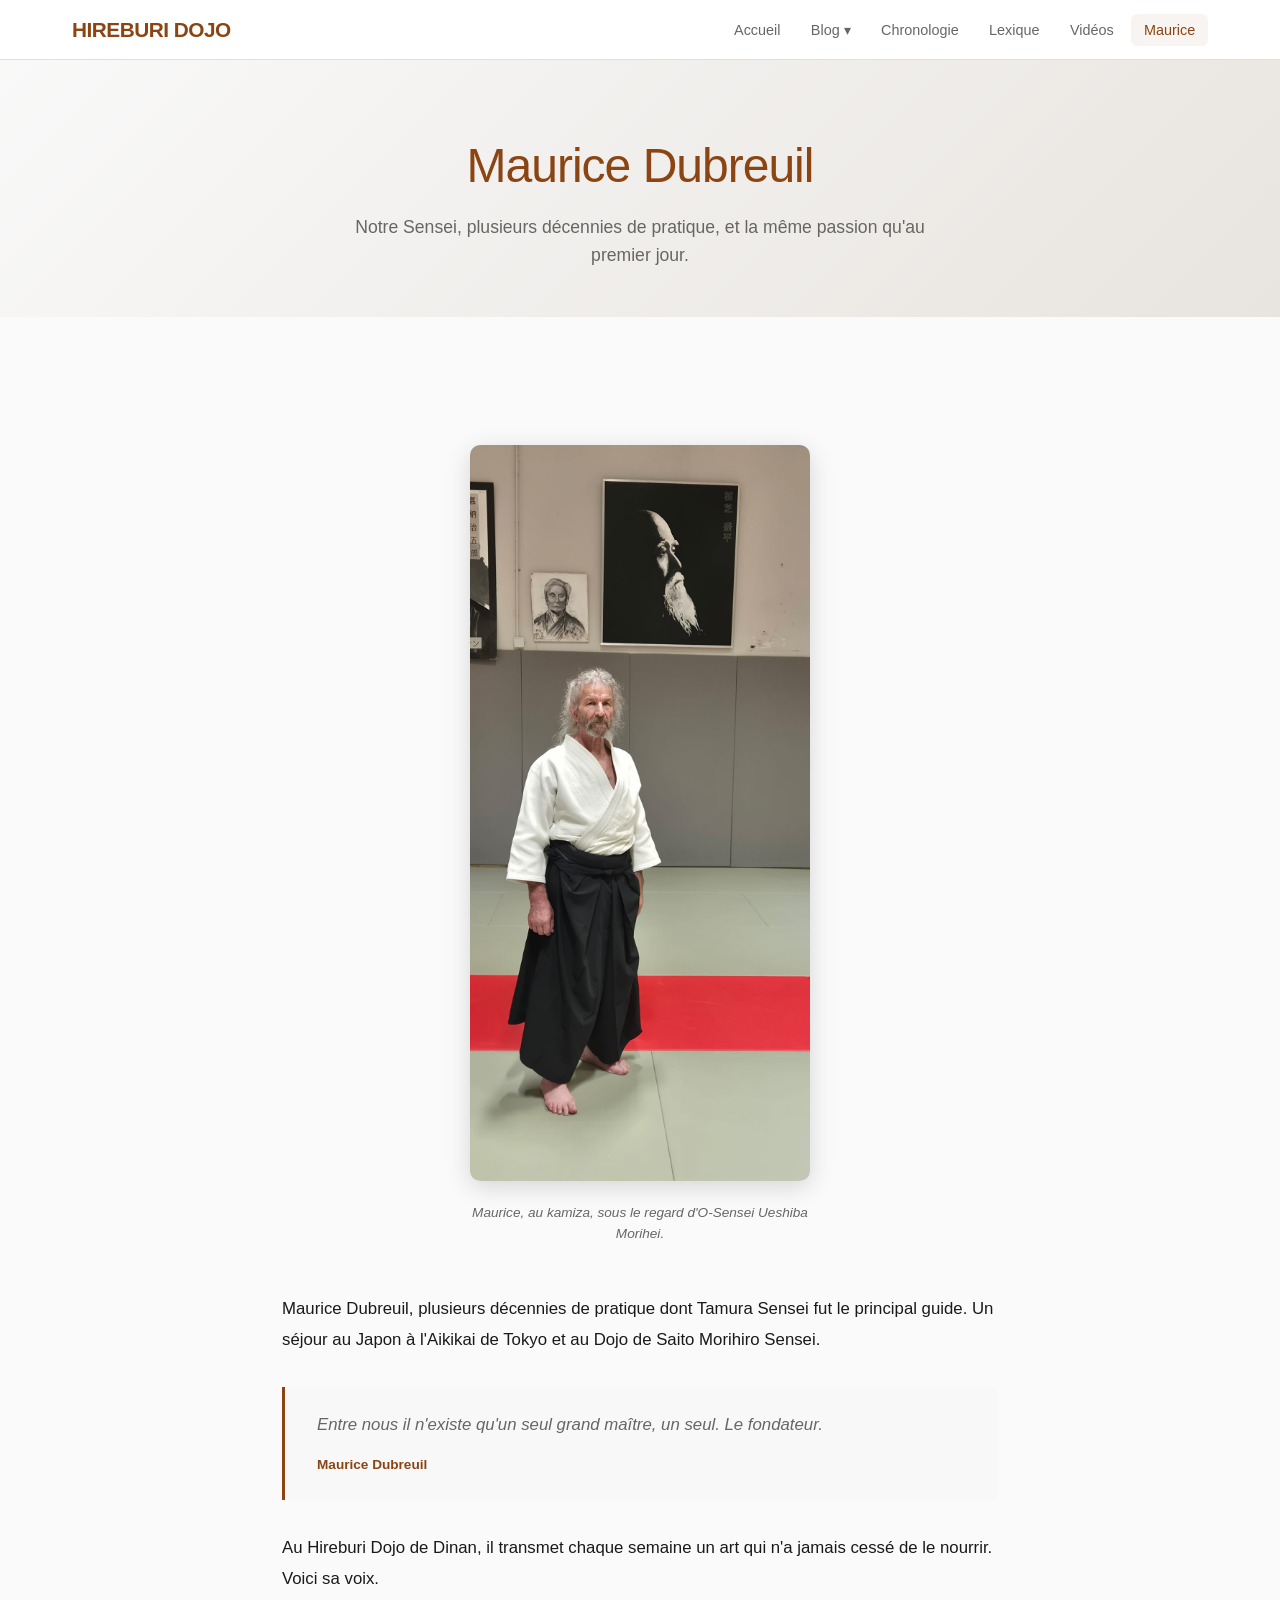
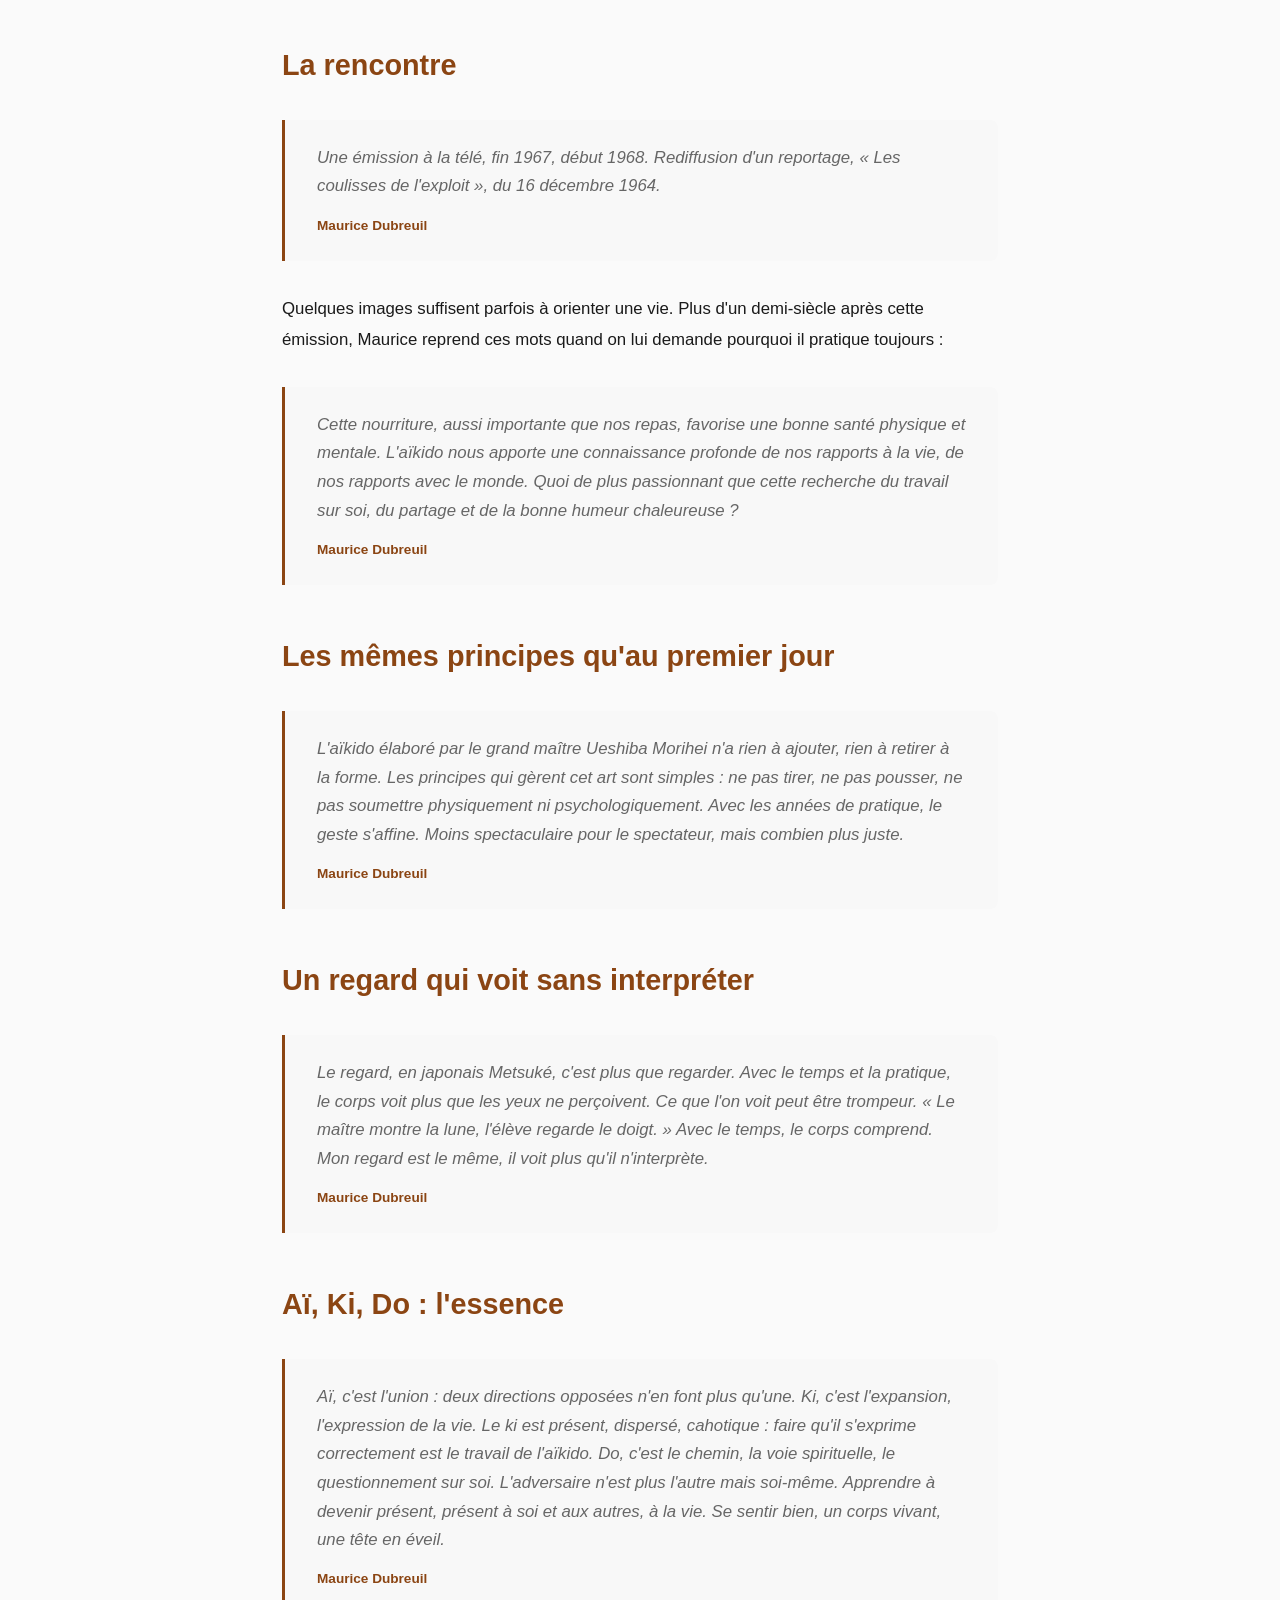
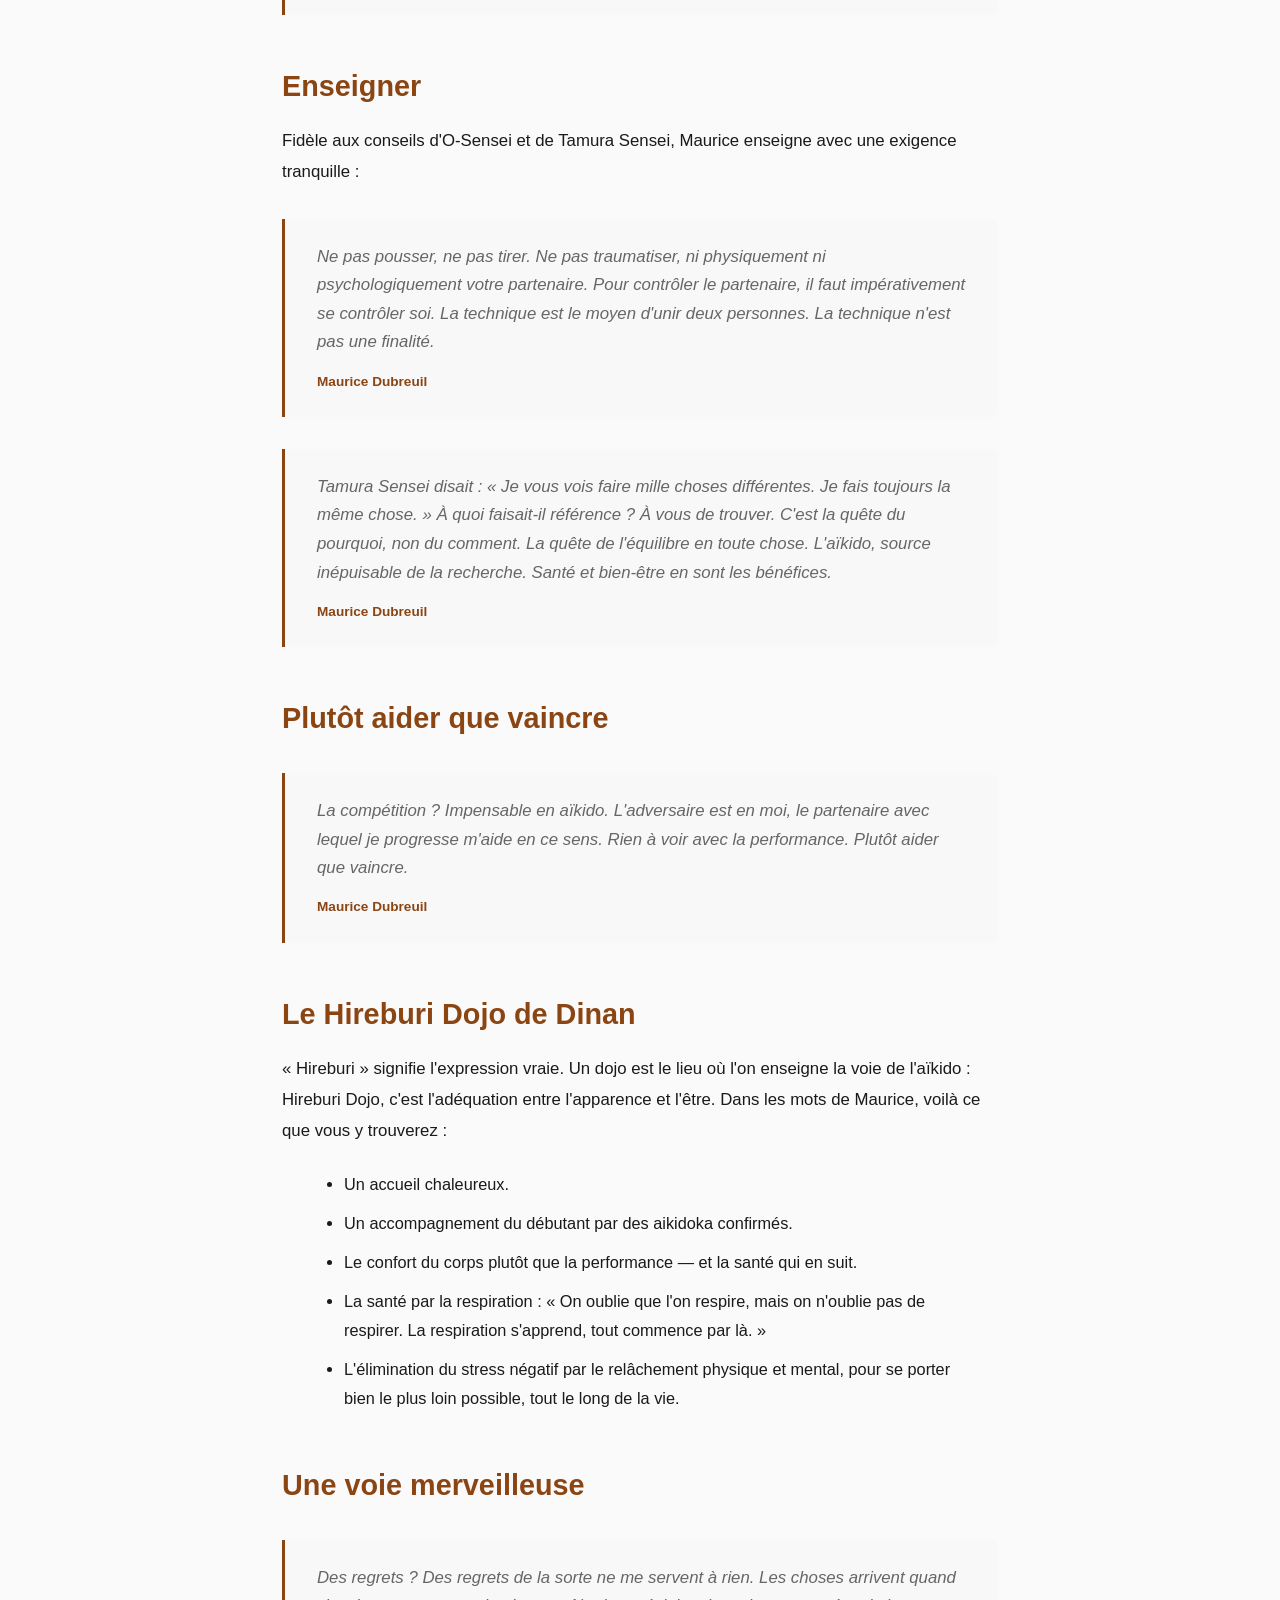
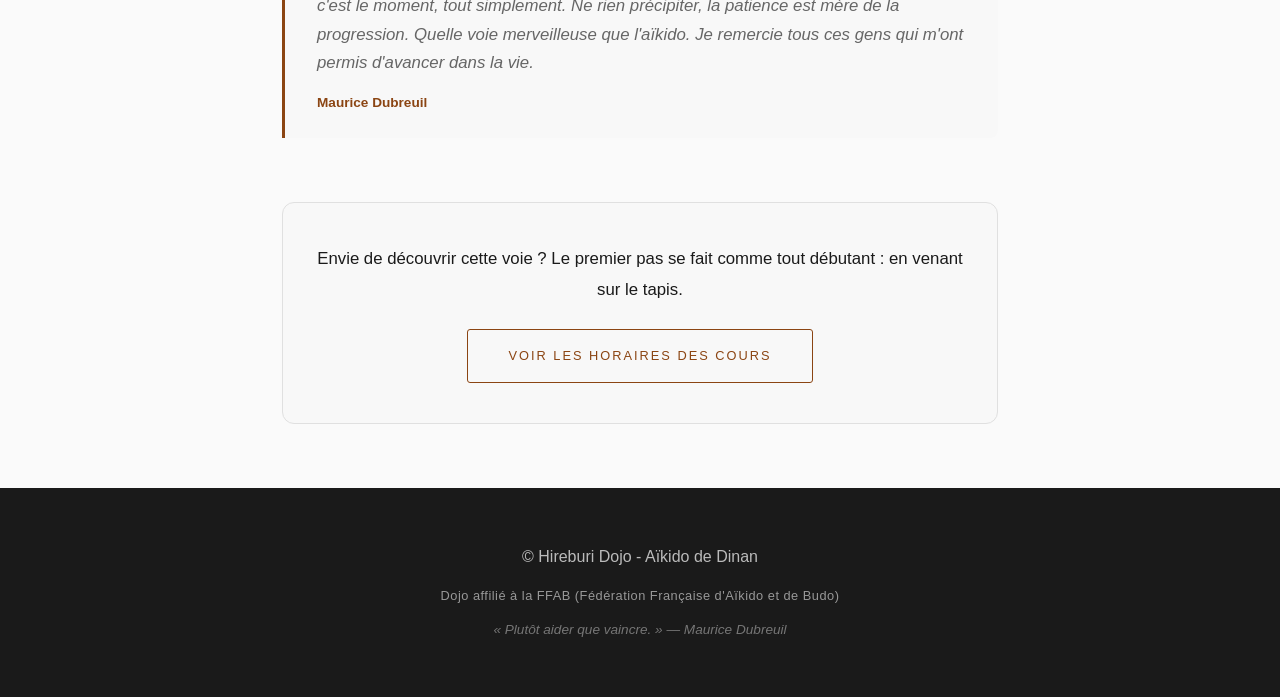
<file: pages/maurice.html>
<!DOCTYPE html>
<html lang="fr">
<head>
    <meta charset="UTF-8">
    <meta name="viewport" content="width=device-width, initial-scale=1.0">
    <title>Notre Sensei, Maurice Dubreuil - Hireburi Dojo - Aïkido de Dinan</title>
    <meta name="description" content="Maurice Dubreuil, sensei du Hireburi Dojo de Dinan : plusieurs décennies de pratique, sa vision de l'aïkido, sa pédagogie.">
    <link rel="stylesheet" href="../css/style.css">
    <link rel="stylesheet" href="../css/blog.css">
</head>
<body>
    <nav class="nav">
        <div class="nav-container">
            <a href="../index.html" class="nav-logo">Hireburi Dojo</a>
            <ul class="nav-links">
                <li><a href="../index.html">Accueil</a></li>
                <li class="nav-dropdown">
                    <a href="blog/index.html">Blog ▾</a>
                    <div class="nav-dropdown-menu">
                        <a href="blog/ueshiba.html">O-Sensei Ueshiba</a>
                        <a href="blog/saito.html">Saito, le gardien d'Iwama</a>
                        <a href="blog/tamura.html">Tamura, le regard de l'aigle</a>
                        <a href="blog/disciples.html">Les disciples</a>
                    </div>
                </li>
                <li><a href="chronologie.html">Chronologie</a></li>
                <li><a href="lexique.html">Lexique</a></li>
                <li><a href="videos.html">Vidéos</a></li>
                <li><a href="maurice.html" class="active">Maurice</a></li>
            </ul>
            <div class="nav-toggle">☰</div>
        </div>
    </nav>

    <header class="blog-header">
        <h1>Maurice Dubreuil</h1>
        <p>Notre Sensei, plusieurs décennies de pratique, et la même passion qu'au premier jour.</p>
    </header>

    <!-- Contenu tiré de l'interview écrite de Maurice (sept. 2026) - à faire valider par Maurice avant publication définitive -->
    <div class="article-page">
        <figure class="sensei-portrait">
            <img src="../assets/images/maurice-ueshiba.jpg" alt="Maurice Dubreuil en tenue, au kamiza, sous le portrait d'O-Sensei Ueshiba">
            <figcaption>Maurice, au kamiza, sous le regard d'O-Sensei Ueshiba Morihei.</figcaption>
        </figure>

        <div class="article-body">
            <p>Maurice Dubreuil, plusieurs décennies de pratique dont Tamura Sensei fut le principal guide. Un séjour au Japon à l'Aikikai de Tokyo et au Dojo de Saito Morihiro Sensei.</p>
            <blockquote>
                Entre nous il n'existe qu'un seul grand maître, un seul. Le fondateur.
                <cite>Maurice Dubreuil</cite>
            </blockquote>
            <p>Au Hireburi Dojo de Dinan, il transmet chaque semaine un art qui n'a jamais cessé de le nourrir. Voici sa voix.</p>

            <h2>La rencontre</h2>
            <blockquote>
                Une émission à la télé, fin 1967, début 1968. Rediffusion d'un reportage, « Les coulisses de l'exploit », du 16 décembre 1964.
                <cite>Maurice Dubreuil</cite>
            </blockquote>
            <p>Quelques images suffisent parfois à orienter une vie. Plus d'un demi-siècle après cette émission, Maurice reprend ces mots quand on lui demande pourquoi il pratique toujours :</p>
            <blockquote>
                Cette nourriture, aussi importante que nos repas, favorise une bonne santé physique et mentale. L'aïkido nous apporte une connaissance profonde de nos rapports à la vie, de nos rapports avec le monde. Quoi de plus passionnant que cette recherche du travail sur soi, du partage et de la bonne humeur chaleureuse ?
                <cite>Maurice Dubreuil</cite>
            </blockquote>

            <h2>Les mêmes principes qu'au premier jour</h2>
            <blockquote>
                L'aïkido élaboré par le grand maître Ueshiba Morihei n'a rien à ajouter, rien à retirer à la forme. Les principes qui gèrent cet art sont simples : ne pas tirer, ne pas pousser, ne pas soumettre physiquement ni psychologiquement. Avec les années de pratique, le geste s'affine. Moins spectaculaire pour le spectateur, mais combien plus juste.
                <cite>Maurice Dubreuil</cite>
            </blockquote>

            <h2>Un regard qui voit sans interpréter</h2>
            <blockquote>
                Le regard, en japonais Metsuké, c'est plus que regarder. Avec le temps et la pratique, le corps voit plus que les yeux ne perçoivent. Ce que l'on voit peut être trompeur. « Le maître montre la lune, l'élève regarde le doigt. » Avec le temps, le corps comprend. Mon regard est le même, il voit plus qu'il n'interprète.
                <cite>Maurice Dubreuil</cite>
            </blockquote>

            <h2>Aï, Ki, Do : l'essence</h2>
            <blockquote>
                Aï, c'est l'union : deux directions opposées n'en font plus qu'une. Ki, c'est l'expansion, l'expression de la vie. Le ki est présent, dispersé, cahotique : faire qu'il s'exprime correctement est le travail de l'aïkido. Do, c'est le chemin, la voie spirituelle, le questionnement sur soi. L'adversaire n'est plus l'autre mais soi-même. Apprendre à devenir présent, présent à soi et aux autres, à la vie. Se sentir bien, un corps vivant, une tête en éveil.
                <cite>Maurice Dubreuil</cite>
            </blockquote>

            <h2>Enseigner</h2>
            <p>Fidèle aux conseils d'O-Sensei et de Tamura Sensei, Maurice enseigne avec une exigence tranquille :</p>
            <blockquote>
                Ne pas pousser, ne pas tirer. Ne pas traumatiser, ni physiquement ni psychologiquement votre partenaire. Pour contrôler le partenaire, il faut impérativement se contrôler soi. La technique est le moyen d'unir deux personnes. La technique n'est pas une finalité.
                <cite>Maurice Dubreuil</cite>
            </blockquote>
            <blockquote>
                Tamura Sensei disait : « Je vous vois faire mille choses différentes. Je fais toujours la même chose. » À quoi faisait-il référence ? À vous de trouver. C'est la quête du pourquoi, non du comment. La quête de l'équilibre en toute chose. L'aïkido, source inépuisable de la recherche. Santé et bien-être en sont les bénéfices.
                <cite>Maurice Dubreuil</cite>
            </blockquote>

            <h2>Plutôt aider que vaincre</h2>
            <blockquote>
                La compétition ? Impensable en aïkido. L'adversaire est en moi, le partenaire avec lequel je progresse m'aide en ce sens. Rien à voir avec la performance. Plutôt aider que vaincre.
                <cite>Maurice Dubreuil</cite>
            </blockquote>

            <h2>Le Hireburi Dojo de Dinan</h2>
            <p>« Hireburi » signifie l'expression vraie. Un dojo est le lieu où l'on enseigne la voie de l'aïkido : Hireburi Dojo, c'est l'adéquation entre l'apparence et l'être. Dans les mots de Maurice, voilà ce que vous y trouverez :</p>
            <ul class="dojo-values">
                <li>Un accueil chaleureux.</li>
                <li>Un accompagnement du débutant par des aikidoka confirmés.</li>
                <li>Le confort du corps plutôt que la performance — et la santé qui en suit.</li>
                <li>La santé par la respiration : « On oublie que l'on respire, mais on n'oublie pas de respirer. La respiration s'apprend, tout commence par là. »</li>
                <li>L'élimination du stress négatif par le relâchement physique et mental, pour se porter bien le plus loin possible, tout le long de la vie.</li>
            </ul>

            <h2>Une voie merveilleuse</h2>
            <blockquote>
                Des regrets ? Des regrets de la sorte ne me servent à rien. Les choses arrivent quand c'est le moment, tout simplement. Ne rien précipiter, la patience est mère de la progression. Quelle voie merveilleuse que l'aïkido. Je remercie tous ces gens qui m'ont permis d'avancer dans la vie.
                <cite>Maurice Dubreuil</cite>
            </blockquote>

            <div class="maurice-cta">
                <p>Envie de découvrir cette voie ? Le premier pas se fait comme tout débutant : en venant sur le tapis.</p>
                <a href="../index.html#horaires" class="cta-button cta-button-dark">Voir les horaires des cours</a>
            </div>
        </div>
    </div>

    <footer>
        <div class="container">
            <p>© Hireburi Dojo - Aïkido de Dinan</p>
            <p class="footer-affiliation">Dojo affilié à la FFAB (Fédération Française d'Aïkido et de Budo)</p>
            <p class="footer-quote">« Plutôt aider que vaincre. » — Maurice Dubreuil</p>
        </div>
    </footer>

    <script src="../js/main.js"></script>
</body>
</html>
</file>
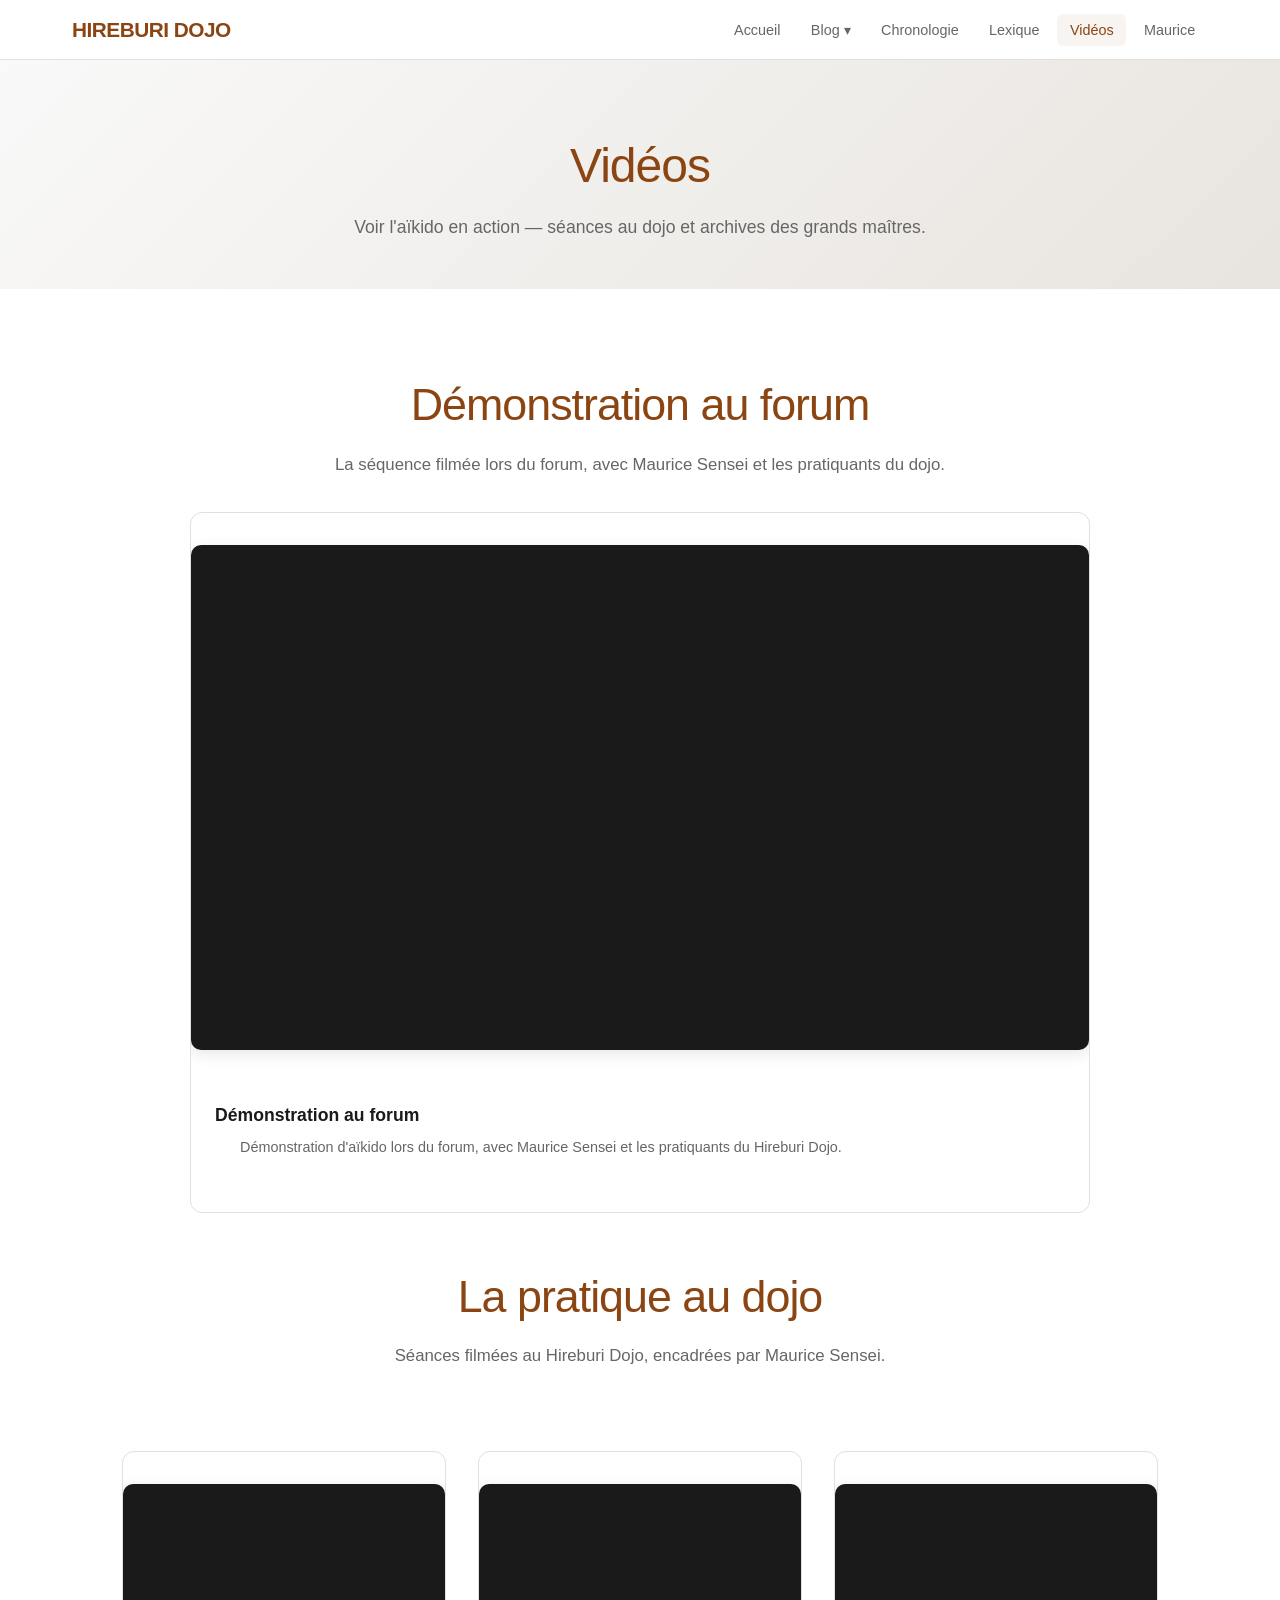
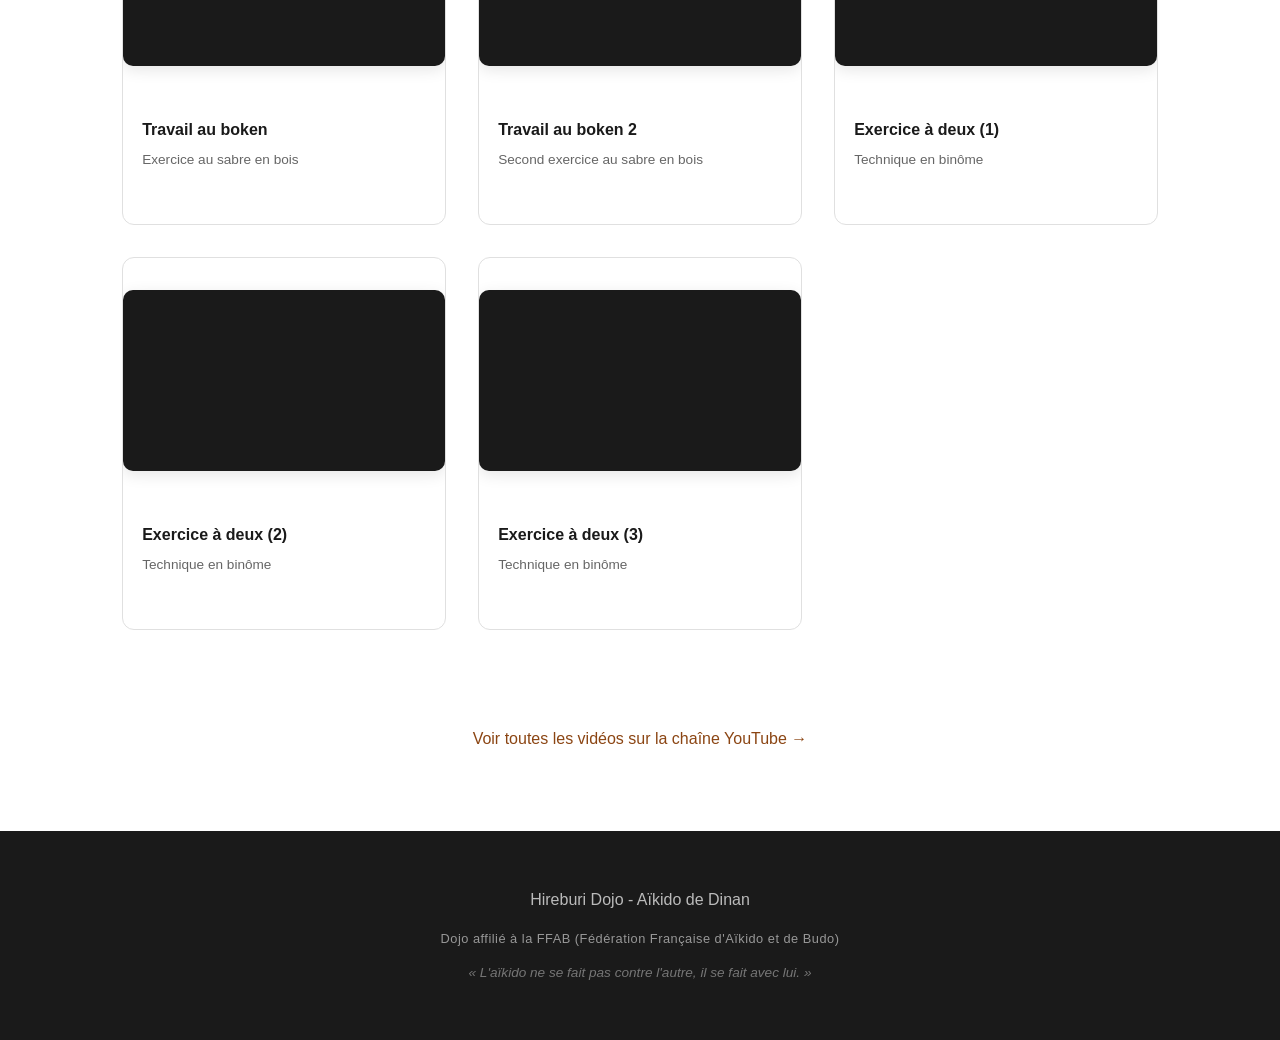
<file: pages/videos.html>
<!DOCTYPE html>
<html lang="fr">
<head>
    <meta charset="UTF-8">
    <meta name="viewport" content="width=device-width, initial-scale=1.0">
    <title>Vidéos - Hireburi Dojo - Aïkido de Dinan</title>
    <meta name="description" content="Vidéos de l'aïkido — séances au dojo, archives, démonstrations.">
    <link rel="stylesheet" href="../css/style.css">
    <link rel="stylesheet" href="../css/blog.css">
</head>
<body>
    <nav class="nav">
        <div class="nav-container">
            <a href="../index.html" class="nav-logo">Hireburi Dojo</a>
            <ul class="nav-links">
                <li><a href="../index.html">Accueil</a></li>
                <li class="nav-dropdown">
                    <a href="blog/index.html">Blog ▾</a>
                    <div class="nav-dropdown-menu">
                        <a href="blog/ueshiba.html">O-Sensei Ueshiba</a>
                        <a href="blog/saito.html">Saito, le gardien d'Iwama</a>
                        <a href="blog/tamura.html">Tamura, le regard de l'aigle</a>
                        <a href="blog/disciples.html">Les disciples</a>
                    </div>
                </li>
                <li><a href="chronologie.html">Chronologie</a></li>
                <li><a href="lexique.html">Lexique</a></li>
                <li><a href="videos.html" class="active">Vidéos</a></li>
                <li><a href="maurice.html">Maurice</a></li>
            </ul>
            <div class="nav-toggle">☰</div>
        </div>
    </nav>

    <header class="blog-header">
        <h1>Vidéos</h1>
        <p>Voir l'aïkido en action — séances au dojo et archives des grands maîtres.</p>
    </header>

    <section class="section">
        <div class="container">
            <h2 style="text-align:center; margin-bottom:0.5rem;">Démonstration au forum</h2>
            <p class="section-subtitle">La séquence filmée lors du forum, avec Maurice Sensei et les pratiquants du dojo.</p>

            <div class="video-feature">
                <div class="video-embed">
                    <iframe src="https://www.youtube.com/embed/CtWF0zAnPDI?rel=0" title="Démonstration au forum" loading="lazy" allow="accelerometer; autoplay; clipboard-write; encrypted-media; gyroscope; picture-in-picture; web-share" allowfullscreen></iframe>
                </div>
                <div class="video-card-content">
                    <h4>Démonstration au forum</h4>
                    <p>Démonstration d'aïkido lors du forum, avec Maurice Sensei et les pratiquants du Hireburi Dojo.</p>
                </div>
            </div>

            <h2 style="text-align:center; margin:3rem 0 0.5rem;">La pratique au dojo</h2>
            <p class="section-subtitle">Séances filmées au Hireburi Dojo, encadrées par Maurice Sensei.</p>

            <div class="video-gallery">
                <div class="video-card">
                    <div class="video-embed">
                        <iframe src="https://www.youtube.com/embed/GBV5sB34H7c?rel=0" title="Travail au boken" loading="lazy" allow="accelerometer; autoplay; clipboard-write; encrypted-media; gyroscope; picture-in-picture; web-share" allowfullscreen></iframe>
                    </div>
                    <div class="video-card-content">
                        <h4>Travail au boken</h4>
                        <p>Exercice au sabre en bois</p>
                    </div>
                </div>

                <div class="video-card">
                    <div class="video-embed">
                        <iframe src="https://www.youtube.com/embed/_F-iQkNTazY?rel=0" title="Travail au boken 2" loading="lazy" allow="accelerometer; autoplay; clipboard-write; encrypted-media; gyroscope; picture-in-picture; web-share" allowfullscreen></iframe>
                    </div>
                    <div class="video-card-content">
                        <h4>Travail au boken 2</h4>
                        <p>Second exercice au sabre en bois</p>
                    </div>
                </div>

                <div class="video-card">
                    <div class="video-embed">
                        <iframe src="https://www.youtube.com/embed/lk7LwIsSh_c?rel=0" title="Exercice à deux" loading="lazy" allow="accelerometer; autoplay; clipboard-write; encrypted-media; gyroscope; picture-in-picture; web-share" allowfullscreen></iframe>
                    </div>
                    <div class="video-card-content">
                        <h4>Exercice à deux (1)</h4>
                        <p>Technique en binôme</p>
                    </div>
                </div>

                <div class="video-card">
                    <div class="video-embed">
                        <iframe src="https://www.youtube.com/embed/6aHhzP1iOH4?rel=0" title="Exercice à deux" loading="lazy" allow="accelerometer; autoplay; clipboard-write; encrypted-media; gyroscope; picture-in-picture; web-share" allowfullscreen></iframe>
                    </div>
                    <div class="video-card-content">
                        <h4>Exercice à deux (2)</h4>
                        <p>Technique en binôme</p>
                    </div>
                </div>

                <div class="video-card">
                    <div class="video-embed">
                        <iframe src="https://www.youtube.com/embed/m5zWtDXbo8E?rel=0" title="Exercice à deux" loading="lazy" allow="accelerometer; autoplay; clipboard-write; encrypted-media; gyroscope; picture-in-picture; web-share" allowfullscreen></iframe>
                    </div>
                    <div class="video-card-content">
                        <h4>Exercice à deux (3)</h4>
                        <p>Technique en binôme</p>
                    </div>
                </div>
            </div>

            <div style="text-align:center; margin-top:3rem;">
                <a class="channel-link" href="https://www.youtube.com/channel/UCsASdDD0AXmBhIiUzD1Hxlw" target="_blank" rel="noopener">
                    Voir toutes les vidéos sur la chaîne YouTube →
                </a>
            </div>
        </div>
    </section>

    <footer>
        <div class="container">
            <p>Hireburi Dojo - Aïkido de Dinan</p>
            <p class="footer-affiliation">Dojo affilié à la FFAB (Fédération Française d'Aïkido et de Budo)</p>
            <p class="footer-quote">« L'aïkido ne se fait pas contre l'autre, il se fait avec lui. »</p>
        </div>
    </footer>

    <script src="../js/main.js"></script>
</body>
</html>
</file>
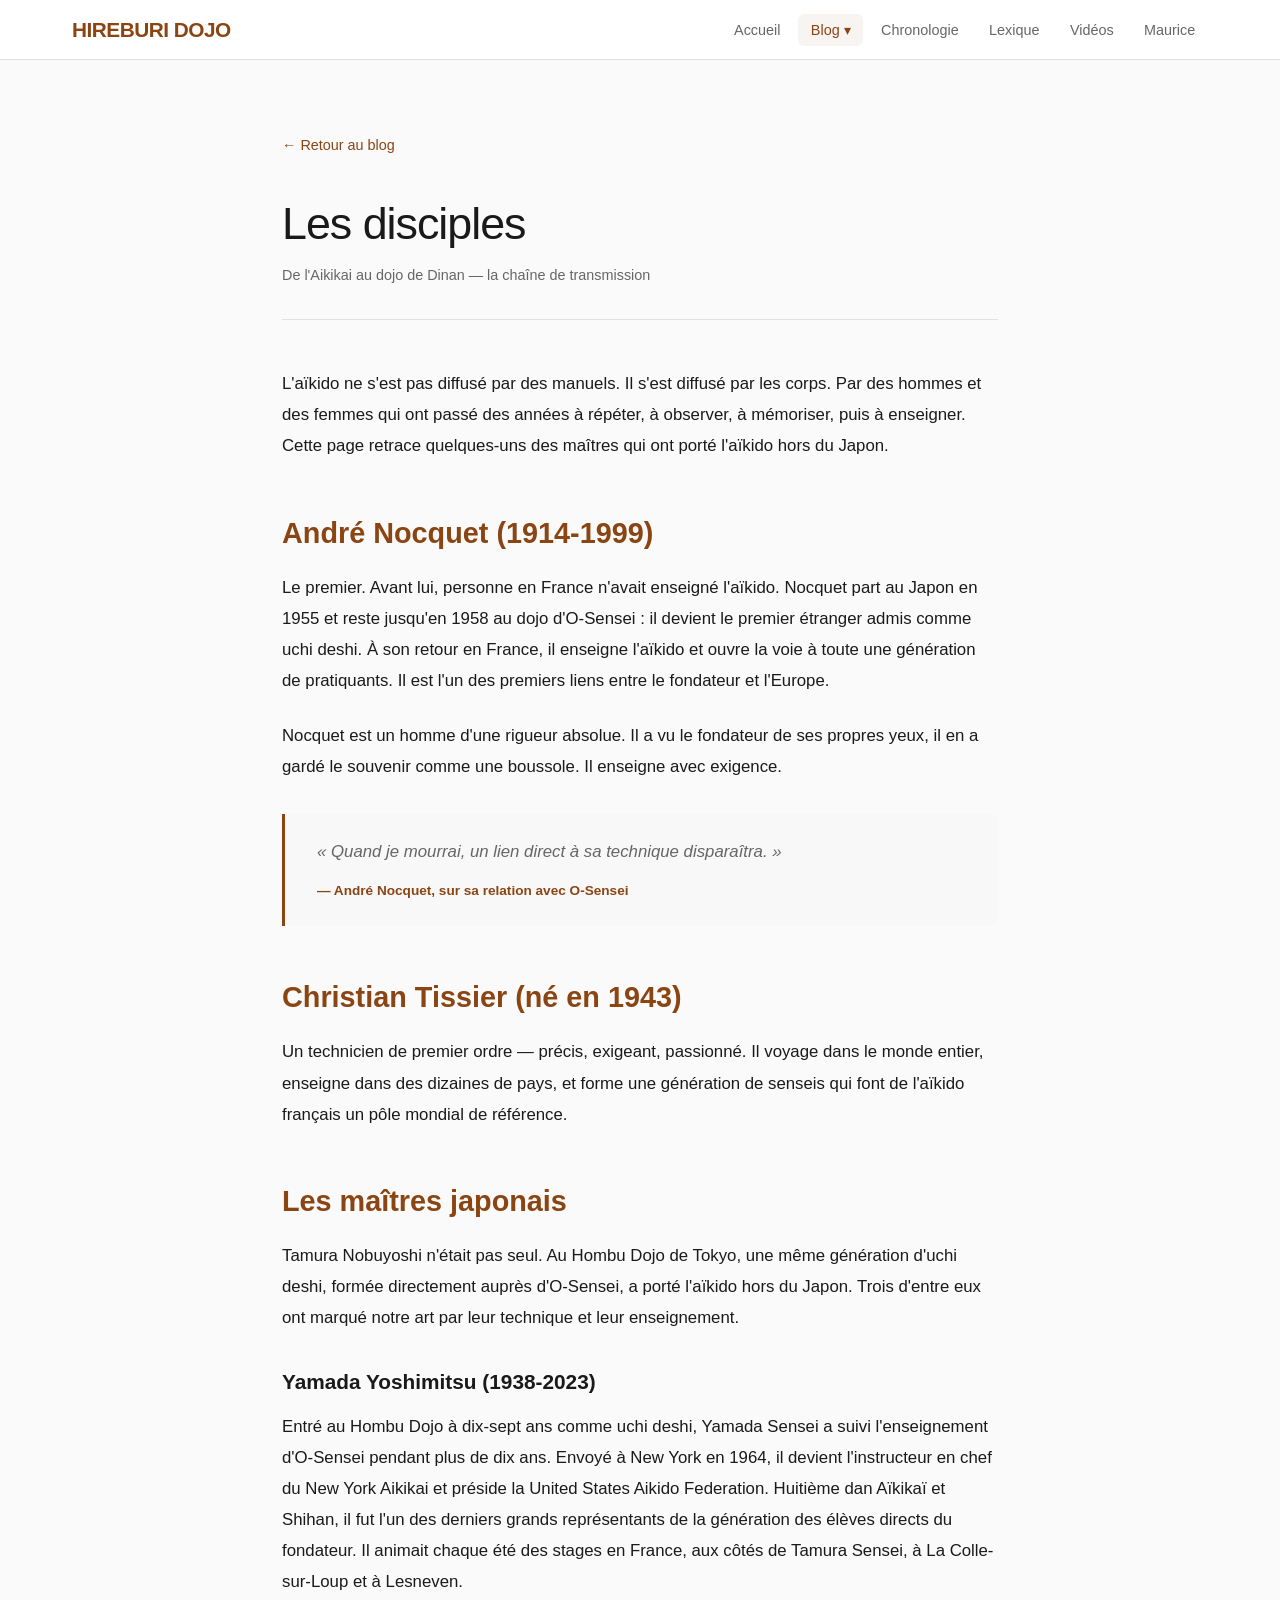
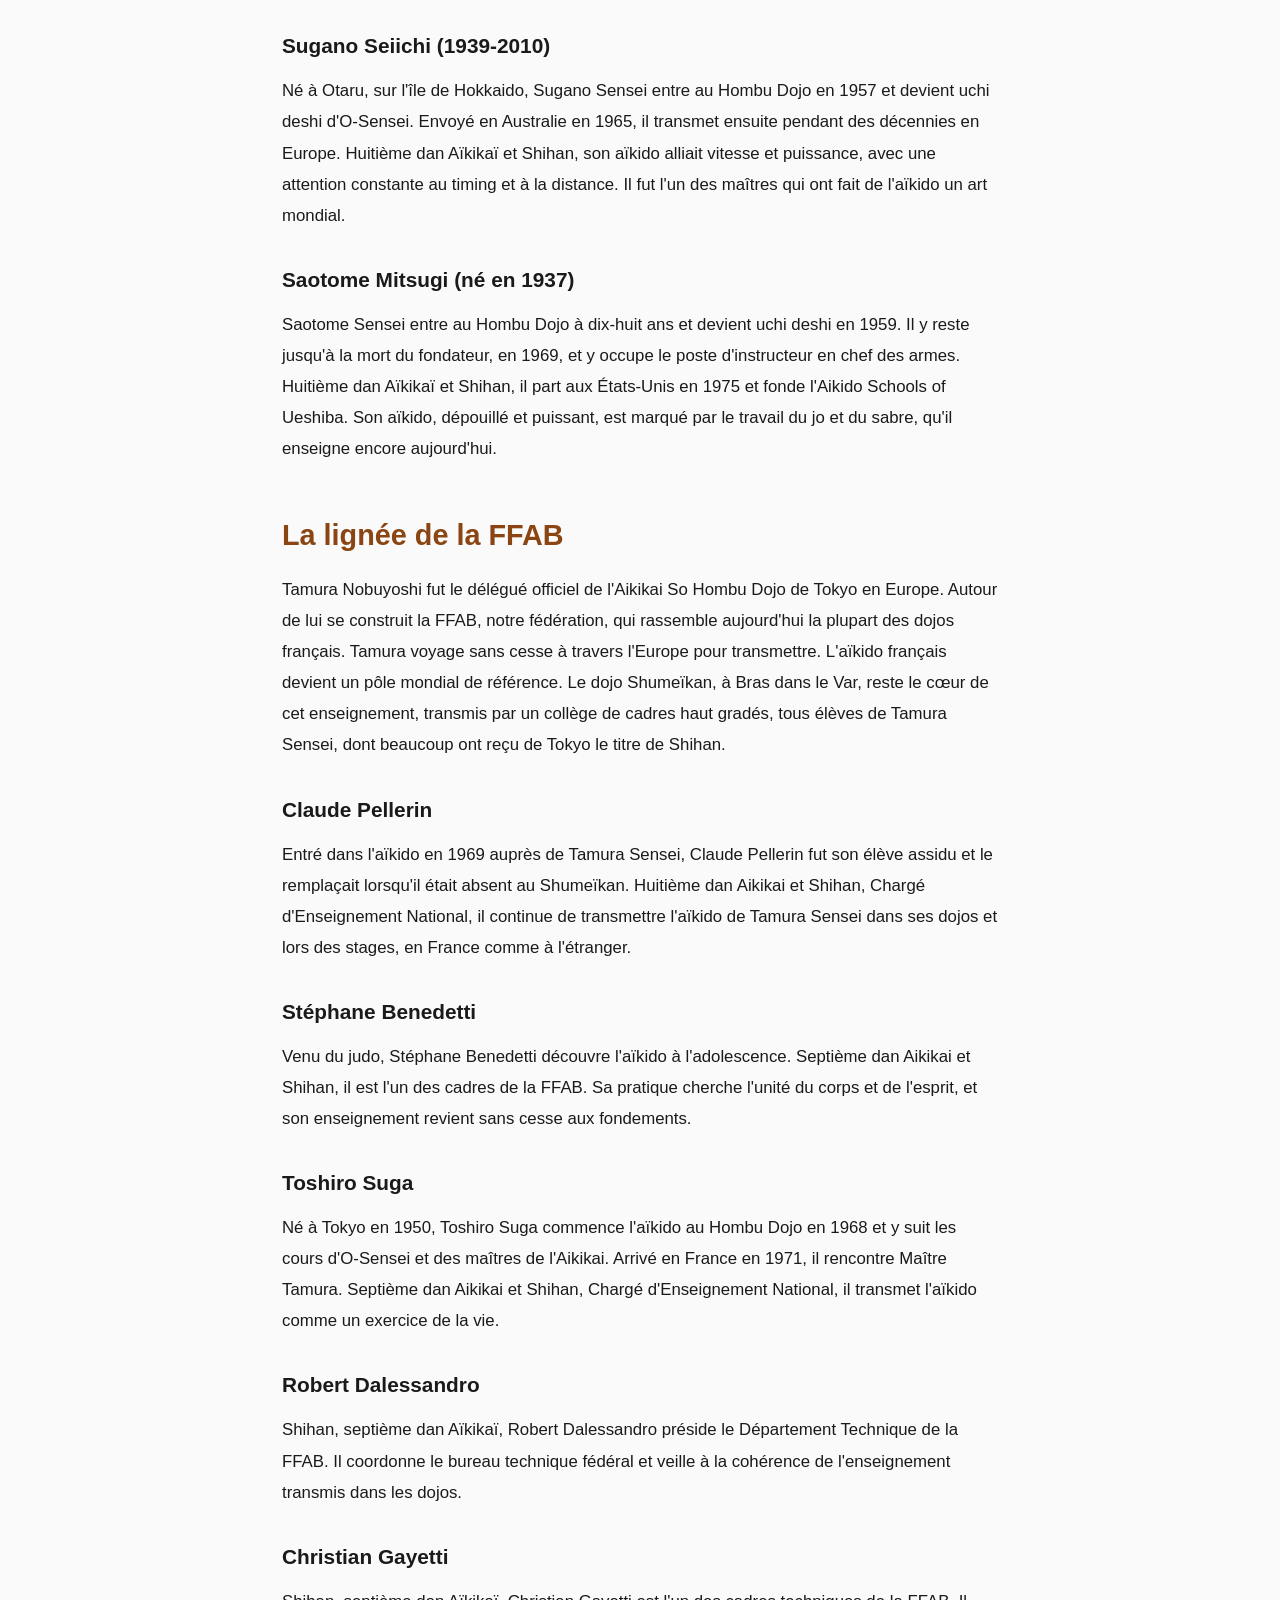
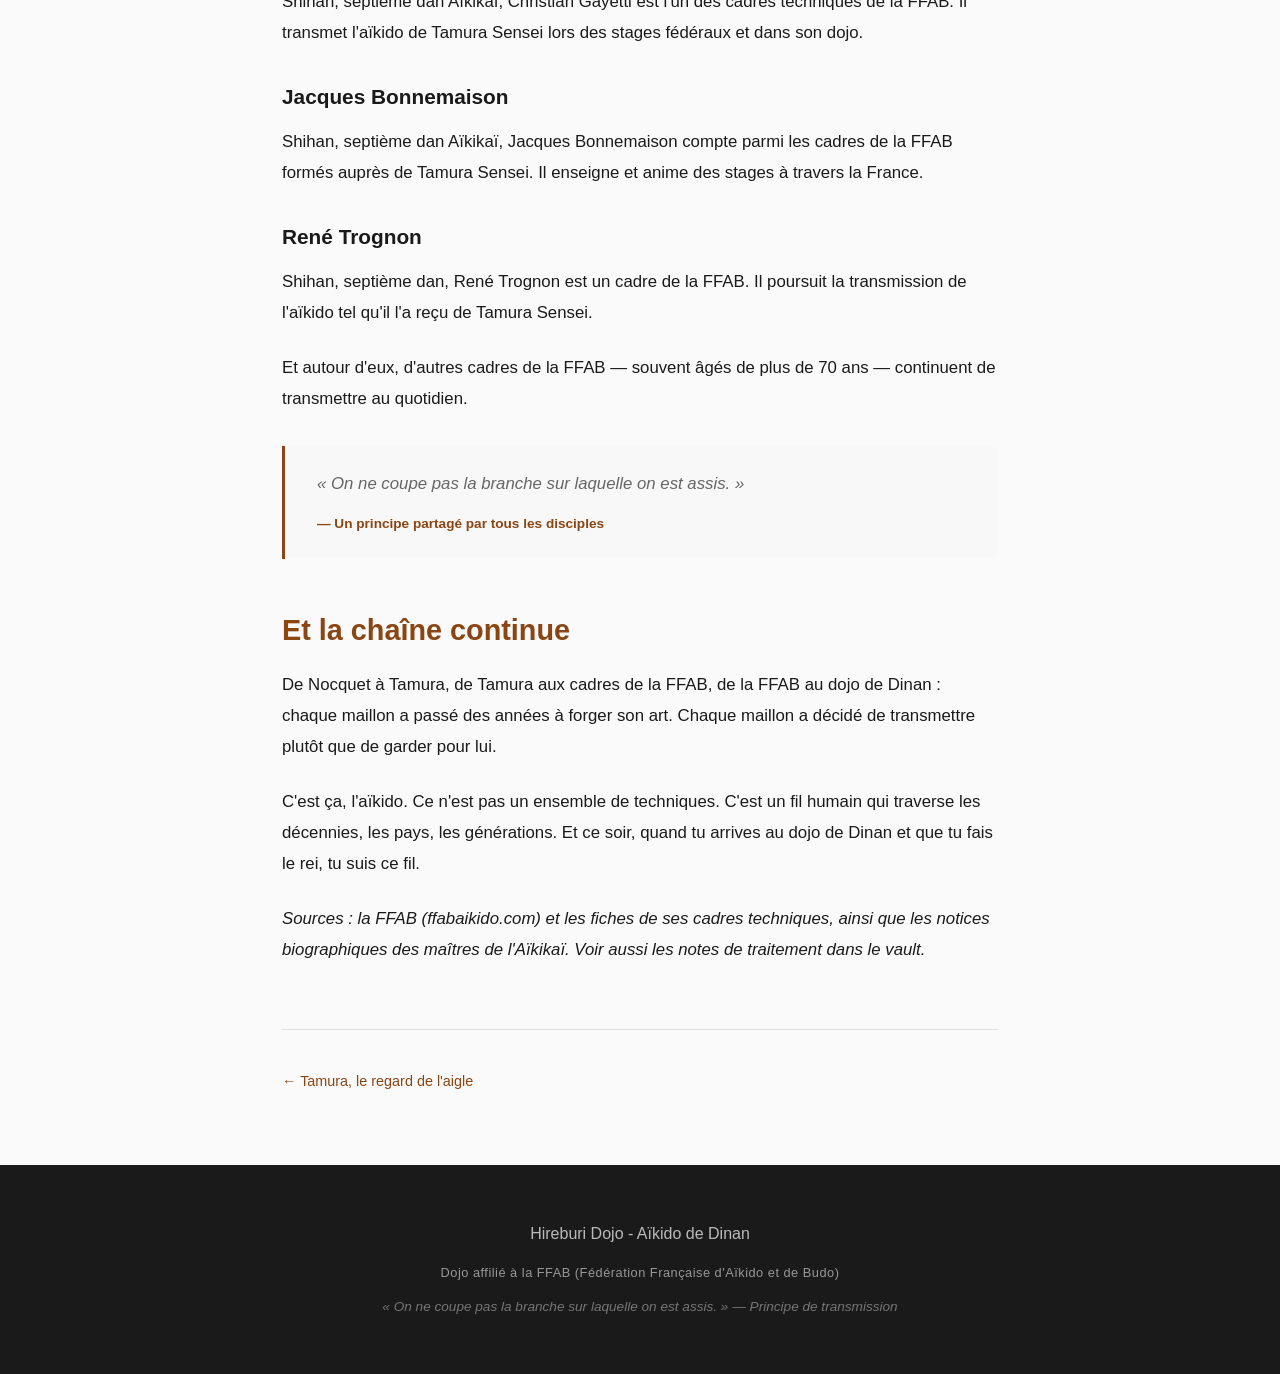
<file: pages/blog/disciples.html>
<!DOCTYPE html>
<html lang="fr">
<head>
    <meta charset="UTF-8">
    <meta name="viewport" content="width=device-width, initial-scale=1.0">
    <title>Les disciples — Hireburi Dojo</title>
    <meta name="description" content="Nocquet, Tissier, les maîtres japonais de la génération de Tamura, puis la lignée de la FFAB : les maîtres qui ont transmis l'aïkido.">
    <link rel="stylesheet" href="../../css/style.css">
    <link rel="stylesheet" href="../../css/blog.css">
</head>
<body>
    <nav class="nav">
        <div class="nav-container">
            <a href="../../index.html" class="nav-logo">Hireburi Dojo</a>
            <ul class="nav-links">
                <li><a href="../../index.html">Accueil</a></li>
                <li class="nav-dropdown">
                    <a href="index.html" class="active">Blog ▾</a>
                    <div class="nav-dropdown-menu">
                        <a href="ueshiba.html">O-Sensei Ueshiba</a>
                        <a href="saito.html">Saito, le gardien d'Iwama</a>
                        <a href="tamura.html">Tamura, le regard de l'aigle</a>
                        <a href="disciples.html">Les disciples</a>
                    </div>
                </li>
                <li><a href="../chronologie.html">Chronologie</a></li>
                <li><a href="../lexique.html">Lexique</a></li>
                <li><a href="../videos.html">Vidéos</a></li>
                <li><a href="../maurice.html">Maurice</a></li>
            </ul>
            <div class="nav-toggle">☰</div>
        </div>
    </nav>

    <article class="article-page">
        <a href="index.html" class="back-link">← Retour au blog</a>

        <h1>Les disciples</h1>
        <div class="article-meta">De l'Aikikai au dojo de Dinan — la chaîne de transmission</div>

        <div class="article-body">
            <p>L'aïkido ne s'est pas diffusé par des manuels. Il s'est diffusé par les corps. Par des hommes et des femmes qui ont passé des années à répéter, à observer, à mémoriser, puis à enseigner. Cette page retrace quelques-uns des maîtres qui ont porté l'aïkido hors du Japon.</p>

            <h2>André Nocquet (1914-1999)</h2>

            <p>Le premier. Avant lui, personne en France n'avait enseigné l'aïkido. Nocquet part au Japon en 1955 et reste jusqu'en 1958 au dojo d'O-Sensei : il devient le premier étranger admis comme uchi deshi. À son retour en France, il enseigne l'aïkido et ouvre la voie à toute une génération de pratiquants. Il est l'un des premiers liens entre le fondateur et l'Europe.</p>

            <p>Nocquet est un homme d'une rigueur absolue. Il a vu le fondateur de ses propres yeux, il en a gardé le souvenir comme une boussole. Il enseigne avec exigence.</p>

            <blockquote>
                « Quand je mourrai, un lien direct à sa technique disparaîtra. »
                <cite>— André Nocquet, sur sa relation avec O-Sensei</cite>
            </blockquote>

            <h2>Christian Tissier (né en 1943)</h2>

            <p>Un technicien de premier ordre — précis, exigeant, passionné. Il voyage dans le monde entier, enseigne dans des dizaines de pays, et forme une génération de senseis qui font de l'aïkido français un pôle mondial de référence.</p>

            <h2>Les maîtres japonais</h2>

            <p>Tamura Nobuyoshi n'était pas seul. Au Hombu Dojo de Tokyo, une même génération d'uchi deshi, formée directement auprès d'O-Sensei, a porté l'aïkido hors du Japon. Trois d'entre eux ont marqué notre art par leur technique et leur enseignement.</p>

            <h3>Yamada Yoshimitsu (1938-2023)</h3>

            <p>Entré au Hombu Dojo à dix-sept ans comme uchi deshi, Yamada Sensei a suivi l'enseignement d'O-Sensei pendant plus de dix ans. Envoyé à New York en 1964, il devient l'instructeur en chef du New York Aikikai et préside la United States Aikido Federation. Huitième dan Aïkikaï et Shihan, il fut l'un des derniers grands représentants de la génération des élèves directs du fondateur. Il animait chaque été des stages en France, aux côtés de Tamura Sensei, à La Colle-sur-Loup et à Lesneven.</p>

            <h3>Sugano Seiichi (1939-2010)</h3>

            <p>Né à Otaru, sur l'île de Hokkaido, Sugano Sensei entre au Hombu Dojo en 1957 et devient uchi deshi d'O-Sensei. Envoyé en Australie en 1965, il transmet ensuite pendant des décennies en Europe. Huitième dan Aïkikaï et Shihan, son aïkido alliait vitesse et puissance, avec une attention constante au timing et à la distance. Il fut l'un des maîtres qui ont fait de l'aïkido un art mondial.</p>

            <h3>Saotome Mitsugi (né en 1937)</h3>

            <p>Saotome Sensei entre au Hombu Dojo à dix-huit ans et devient uchi deshi en 1959. Il y reste jusqu'à la mort du fondateur, en 1969, et y occupe le poste d'instructeur en chef des armes. Huitième dan Aïkikaï et Shihan, il part aux États-Unis en 1975 et fonde l'Aikido Schools of Ueshiba. Son aïkido, dépouillé et puissant, est marqué par le travail du jo et du sabre, qu'il enseigne encore aujourd'hui.</p>

            <h2>La lignée de la FFAB</h2>

            <p>Tamura Nobuyoshi fut le délégué officiel de l'Aikikai So Hombu Dojo de Tokyo en Europe. Autour de lui se construit la FFAB, notre fédération, qui rassemble aujourd'hui la plupart des dojos français. Tamura voyage sans cesse à travers l'Europe pour transmettre. L'aïkido français devient un pôle mondial de référence. Le dojo Shumeïkan, à Bras dans le Var, reste le cœur de cet enseignement, transmis par un collège de cadres haut gradés, tous élèves de Tamura Sensei, dont beaucoup ont reçu de Tokyo le titre de Shihan.</p>

            <h3>Claude Pellerin</h3>

            <p>Entré dans l'aïkido en 1969 auprès de Tamura Sensei, Claude Pellerin fut son élève assidu et le remplaçait lorsqu'il était absent au Shumeïkan. Huitième dan Aikikai et Shihan, Chargé d'Enseignement National, il continue de transmettre l'aïkido de Tamura Sensei dans ses dojos et lors des stages, en France comme à l'étranger.</p>

            <h3>Stéphane Benedetti</h3>

            <p>Venu du judo, Stéphane Benedetti découvre l'aïkido à l'adolescence. Septième dan Aikikai et Shihan, il est l'un des cadres de la FFAB. Sa pratique cherche l'unité du corps et de l'esprit, et son enseignement revient sans cesse aux fondements.</p>

            <h3>Toshiro Suga</h3>

            <p>Né à Tokyo en 1950, Toshiro Suga commence l'aïkido au Hombu Dojo en 1968 et y suit les cours d'O-Sensei et des maîtres de l'Aikikai. Arrivé en France en 1971, il rencontre Maître Tamura. Septième dan Aikikai et Shihan, Chargé d'Enseignement National, il transmet l'aïkido comme un exercice de la vie.</p>

            <h3>Robert Dalessandro</h3>

            <p>Shihan, septième dan Aïkikaï, Robert Dalessandro préside le Département Technique de la FFAB. Il coordonne le bureau technique fédéral et veille à la cohérence de l'enseignement transmis dans les dojos.</p>

            <h3>Christian Gayetti</h3>

            <p>Shihan, septième dan Aïkikaï, Christian Gayetti est l'un des cadres techniques de la FFAB. Il transmet l'aïkido de Tamura Sensei lors des stages fédéraux et dans son dojo.</p>

            <h3>Jacques Bonnemaison</h3>

            <p>Shihan, septième dan Aïkikaï, Jacques Bonnemaison compte parmi les cadres de la FFAB formés auprès de Tamura Sensei. Il enseigne et anime des stages à travers la France.</p>

            <h3>René Trognon</h3>

            <p>Shihan, septième dan, René Trognon est un cadre de la FFAB. Il poursuit la transmission de l'aïkido tel qu'il l'a reçu de Tamura Sensei.</p>

            <p>Et autour d'eux, d'autres cadres de la FFAB — souvent âgés de plus de 70 ans — continuent de transmettre au quotidien.</p>

            <blockquote>
                « On ne coupe pas la branche sur laquelle on est assis. »
                <cite>— Un principe partagé par tous les disciples</cite>
            </blockquote>

            <h2>Et la chaîne continue</h2>

            <p>De Nocquet à Tamura, de Tamura aux cadres de la FFAB, de la FFAB au dojo de Dinan : chaque maillon a passé des années à forger son art. Chaque maillon a décidé de transmettre plutôt que de garder pour lui.</p>

            <p>C'est ça, l'aïkido. Ce n'est pas un ensemble de techniques. C'est un fil humain qui traverse les décennies, les pays, les générations. Et ce soir, quand tu arrives au dojo de Dinan et que tu fais le rei, tu suis ce fil.</p>

            <p><em>Sources : la FFAB (ffabaikido.com) et les fiches de ses cadres techniques, ainsi que les notices biographiques des maîtres de l'Aïkikaï. Voir aussi les notes de traitement dans le vault.</em></p>
        </div>

        <div class="article-nav">
            <a href="tamura.html">← Tamura, le regard de l'aigle</a>
            <span></span>
        </div>
    </article>

    <footer>
        <div class="container">
            <p>Hireburi Dojo - Aïkido de Dinan</p>
            <p class="footer-affiliation">Dojo affilié à la FFAB (Fédération Française d'Aïkido et de Budo)</p>
            <p class="footer-quote">« On ne coupe pas la branche sur laquelle on est assis. » — Principe de transmission</p>
        </div>
    </footer>

    <script src="../../js/main.js"></script>
</body>
</html>
</file>
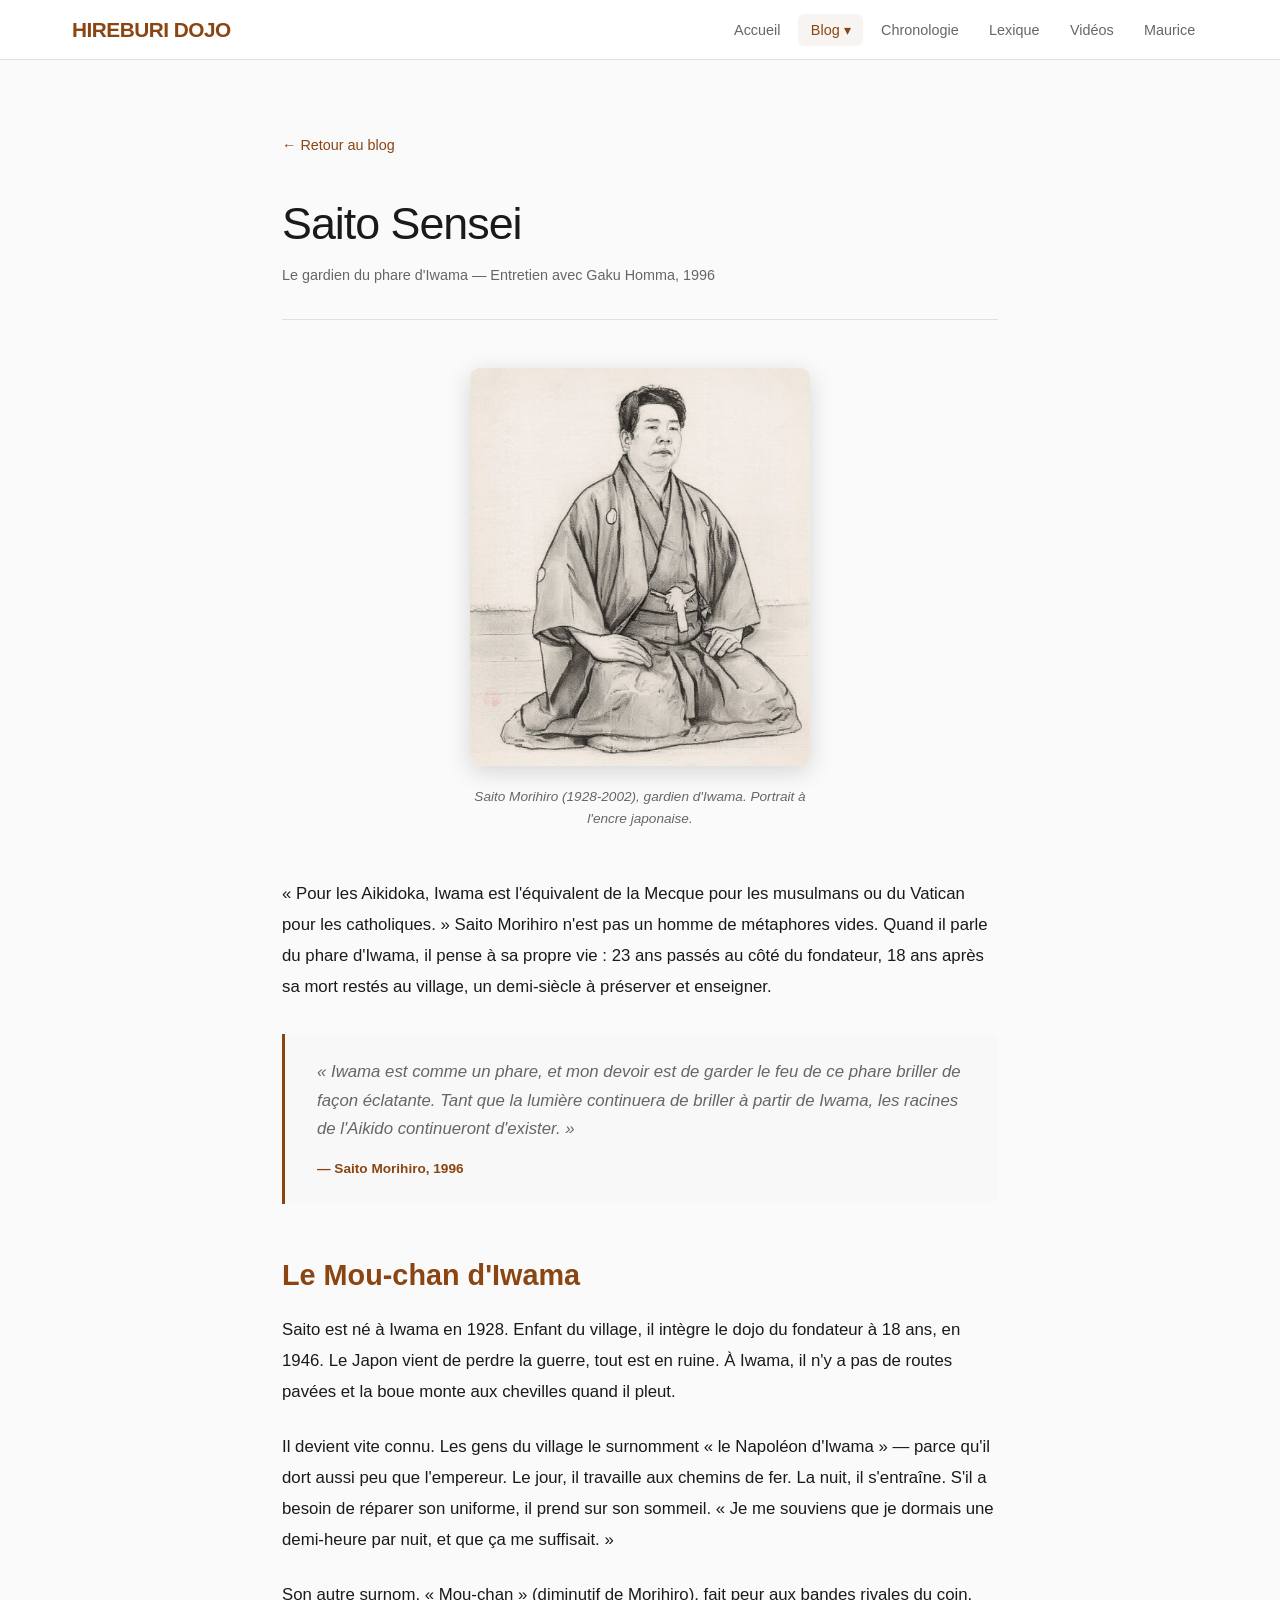
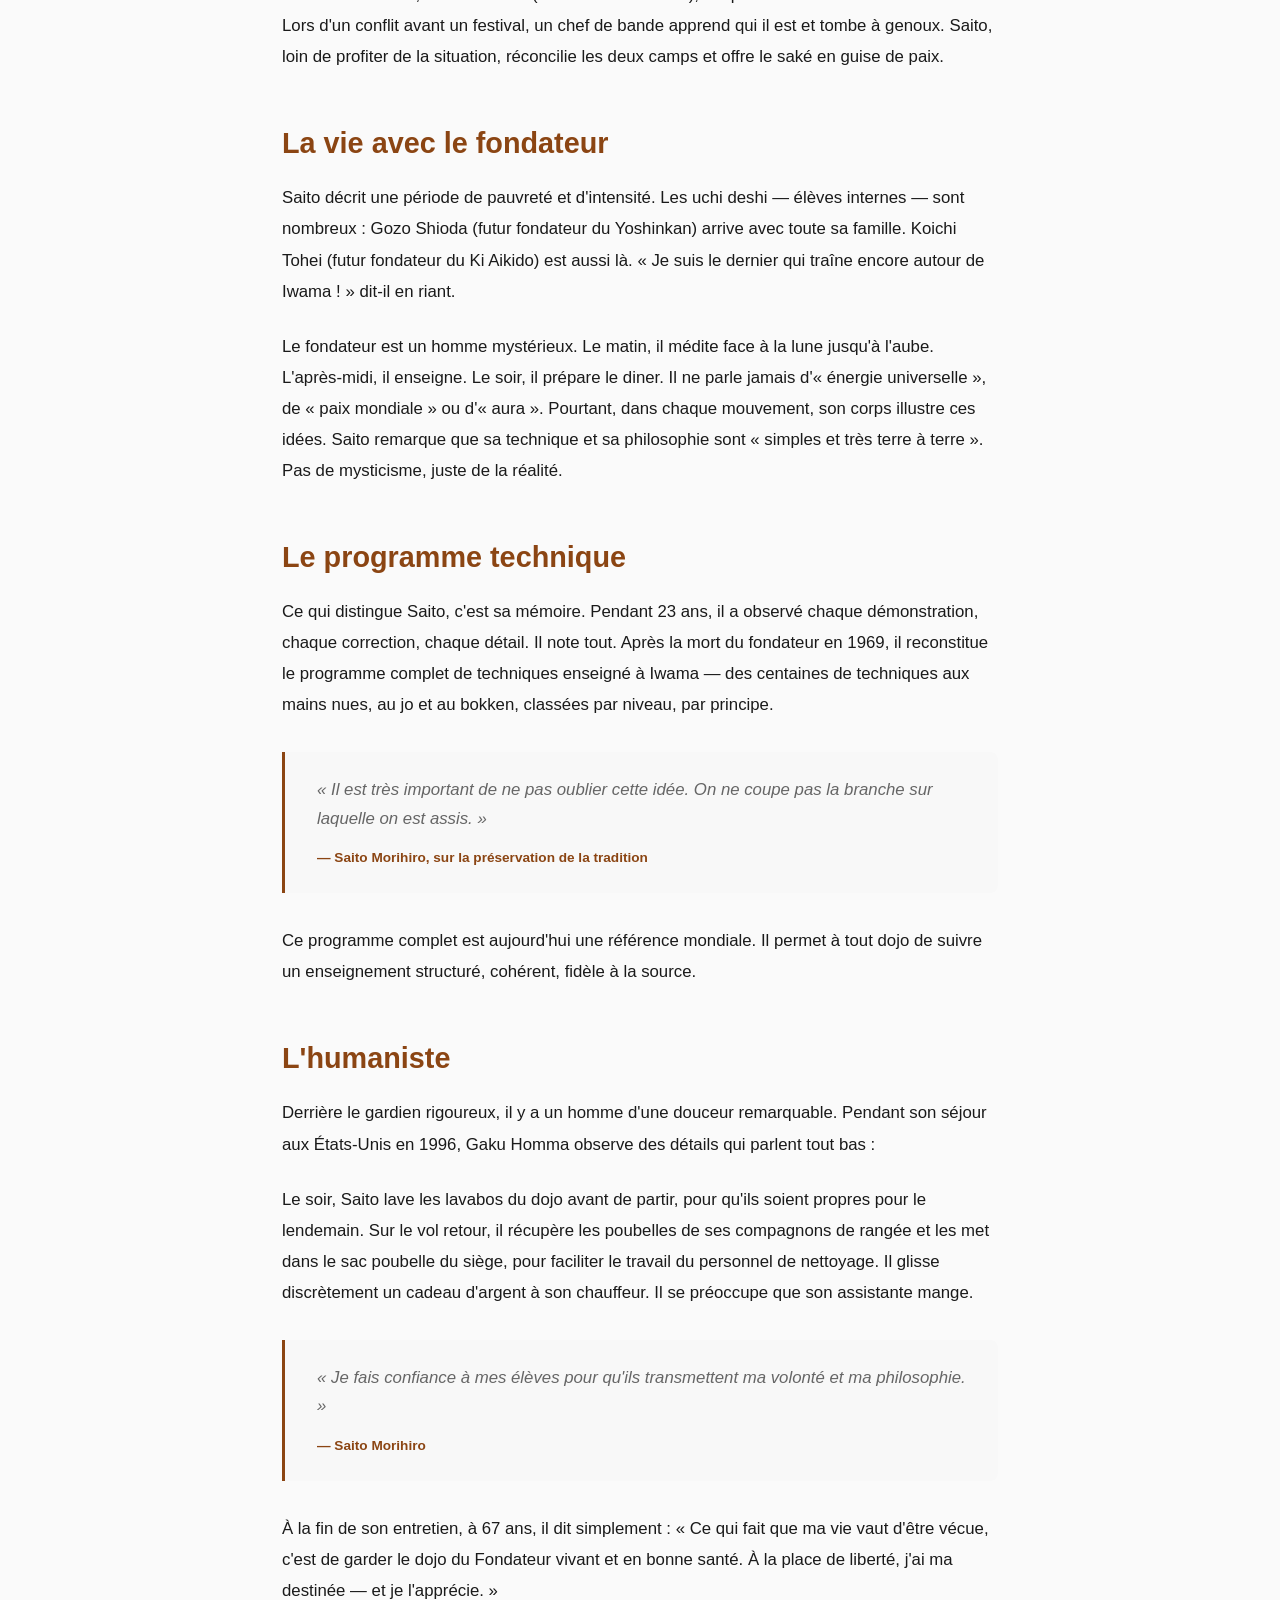
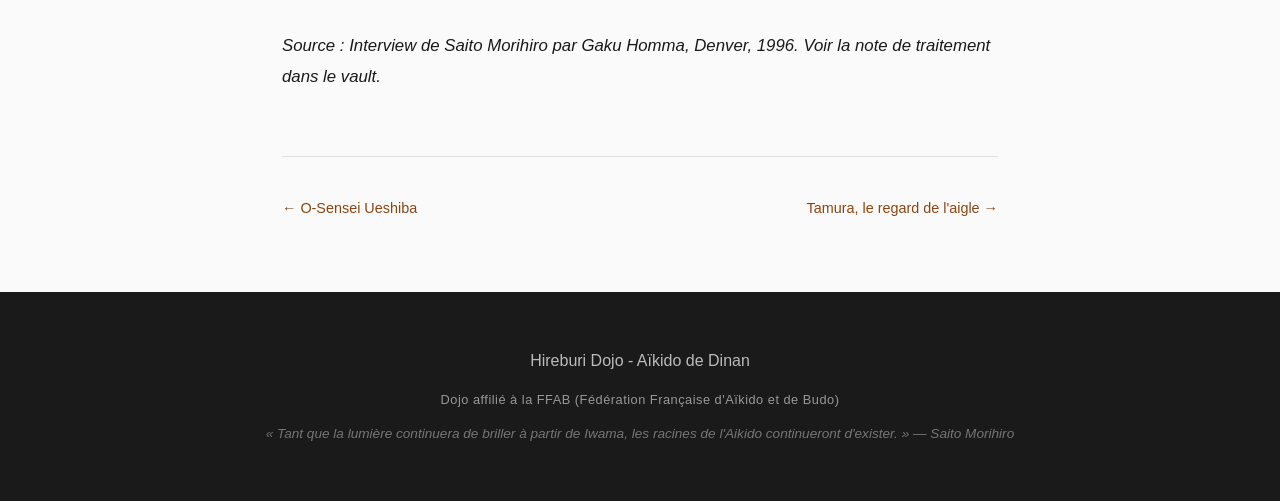
<file: pages/blog/saito.html>
<!DOCTYPE html>
<html lang="fr">
<head>
    <meta charset="UTF-8">
    <meta name="viewport" content="width=device-width, initial-scale=1.0">
    <title>Saito Morihiro — Hireburi Dojo</title>
    <meta name="description" content="Morihiro Saito, gardien du phare d'Iwama. 23 ans aux côtés du fondateur Ueshiba.">
    <link rel="stylesheet" href="../../css/style.css">
    <link rel="stylesheet" href="../../css/blog.css">
</head>
<body>
    <nav class="nav">
        <div class="nav-container">
            <a href="../../index.html" class="nav-logo">Hireburi Dojo</a>
            <ul class="nav-links">
                <li><a href="../../index.html">Accueil</a></li>
                <li class="nav-dropdown">
                    <a href="index.html" class="active">Blog ▾</a>
                    <div class="nav-dropdown-menu">
                        <a href="ueshiba.html">O-Sensei Ueshiba</a>
                        <a href="saito.html">Saito, le gardien d'Iwama</a>
                        <a href="tamura.html">Tamura, le regard de l'aigle</a>
                        <a href="disciples.html">Les disciples</a>
                    </div>
                </li>
                <li><a href="../chronologie.html">Chronologie</a></li>
                <li><a href="../lexique.html">Lexique</a></li>
                <li><a href="../videos.html">Vidéos</a></li>
                <li><a href="../maurice.html">Maurice</a></li>
            </ul>
            <div class="nav-toggle">☰</div>
        </div>
    </nav>

    <article class="article-page">
        <a href="index.html" class="back-link">← Retour au blog</a>

        <h1>Saito Sensei</h1>
        <div class="article-meta">Le gardien du phare d'Iwama — Entretien avec Gaku Homma, 1996</div>

        <figure class="sensei-portrait">
            <img src="../../assets/images/saito-sumie.jpg" alt="Saito Morihiro assis en seiza, portrait à l'encre japonaise">
            <figcaption>Saito Morihiro (1928-2002), gardien d'Iwama. Portrait à l'encre japonaise.</figcaption>
        </figure>

        <div class="article-body">
            <p>« Pour les Aikidoka, Iwama est l'équivalent de la Mecque pour les musulmans ou du Vatican pour les catholiques. » Saito Morihiro n'est pas un homme de métaphores vides. Quand il parle du phare d'Iwama, il pense à sa propre vie : 23 ans passés au côté du fondateur, 18 ans après sa mort restés au village, un demi-siècle à préserver et enseigner.</p>

            <blockquote>
                « Iwama est comme un phare, et mon devoir est de garder le feu de ce phare briller de façon éclatante. Tant que la lumière continuera de briller à partir de Iwama, les racines de l'Aikido continueront d'exister. »
                <cite>— Saito Morihiro, 1996</cite>
            </blockquote>

            <h2>Le Mou-chan d'Iwama</h2>

            <p>Saito est né à Iwama en 1928. Enfant du village, il intègre le dojo du fondateur à 18 ans, en 1946. Le Japon vient de perdre la guerre, tout est en ruine. À Iwama, il n'y a pas de routes pavées et la boue monte aux chevilles quand il pleut.</p>

            <p>Il devient vite connu. Les gens du village le surnomment « le Napoléon d'Iwama » — parce qu'il dort aussi peu que l'empereur. Le jour, il travaille aux chemins de fer. La nuit, il s'entraîne. S'il a besoin de réparer son uniforme, il prend sur son sommeil. « Je me souviens que je dormais une demi-heure par nuit, et que ça me suffisait. »</p>

            <p>Son autre surnom, « Mou-chan » (diminutif de Morihiro), fait peur aux bandes rivales du coin. Lors d'un conflit avant un festival, un chef de bande apprend qui il est et tombe à genoux. Saito, loin de profiter de la situation, réconcilie les deux camps et offre le saké en guise de paix.</p>

            <h2>La vie avec le fondateur</h2>

            <p>Saito décrit une période de pauvreté et d'intensité. Les uchi deshi — élèves internes — sont nombreux : Gozo Shioda (futur fondateur du Yoshinkan) arrive avec toute sa famille. Koichi Tohei (futur fondateur du Ki Aikido) est aussi là. « Je suis le dernier qui traîne encore autour de Iwama ! » dit-il en riant.</p>

            <p>Le fondateur est un homme mystérieux. Le matin, il médite face à la lune jusqu'à l'aube. L'après-midi, il enseigne. Le soir, il prépare le diner. Il ne parle jamais d'« énergie universelle », de « paix mondiale » ou d'« aura ». Pourtant, dans chaque mouvement, son corps illustre ces idées. Saito remarque que sa technique et sa philosophie sont « simples et très terre à terre ». Pas de mysticisme, juste de la réalité.</p>

            <h2>Le programme technique</h2>

            <p>Ce qui distingue Saito, c'est sa mémoire. Pendant 23 ans, il a observé chaque démonstration, chaque correction, chaque détail. Il note tout. Après la mort du fondateur en 1969, il reconstitue le programme complet de techniques enseigné à Iwama — des centaines de techniques aux mains nues, au jo et au bokken, classées par niveau, par principe.</p>

            <blockquote>
                « Il est très important de ne pas oublier cette idée. On ne coupe pas la branche sur laquelle on est assis. »
                <cite>— Saito Morihiro, sur la préservation de la tradition</cite>
            </blockquote>

            <p>Ce programme complet est aujourd'hui une référence mondiale. Il permet à tout dojo de suivre un enseignement structuré, cohérent, fidèle à la source.</p>

            <h2>L'humaniste</h2>

            <p>Derrière le gardien rigoureux, il y a un homme d'une douceur remarquable. Pendant son séjour aux États-Unis en 1996, Gaku Homma observe des détails qui parlent tout bas :</p>

            <p>Le soir, Saito lave les lavabos du dojo avant de partir, pour qu'ils soient propres pour le lendemain. Sur le vol retour, il récupère les poubelles de ses compagnons de rangée et les met dans le sac poubelle du siège, pour faciliter le travail du personnel de nettoyage. Il glisse discrètement un cadeau d'argent à son chauffeur. Il se préoccupe que son assistante mange.</p>

            <blockquote>
                « Je fais confiance à mes élèves pour qu'ils transmettent ma volonté et ma philosophie. »
                <cite>— Saito Morihiro</cite>
            </blockquote>

            <p>À la fin de son entretien, à 67 ans, il dit simplement : « Ce qui fait que ma vie vaut d'être vécue, c'est de garder le dojo du Fondateur vivant et en bonne santé. À la place de liberté, j'ai ma destinée — et je l'apprécie. »</p>

            <p><em>Source : Interview de Saito Morihiro par Gaku Homma, Denver, 1996. Voir la note de traitement dans le vault.</em></p>
        </div>

        <div class="article-nav">
            <a href="ueshiba.html">← O-Sensei Ueshiba</a>
            <a href="tamura.html">Tamura, le regard de l'aigle →</a>
        </div>
    </article>

    <footer>
        <div class="container">
            <p>Hireburi Dojo - Aïkido de Dinan</p>
            <p class="footer-affiliation">Dojo affilié à la FFAB (Fédération Française d'Aïkido et de Budo)</p>
            <p class="footer-quote">« Tant que la lumière continuera de briller à partir de Iwama, les racines de l'Aikido continueront d'exister. » — Saito Morihiro</p>
        </div>
    </footer>

    <script src="../../js/main.js"></script>
</body>
</html>
</file>
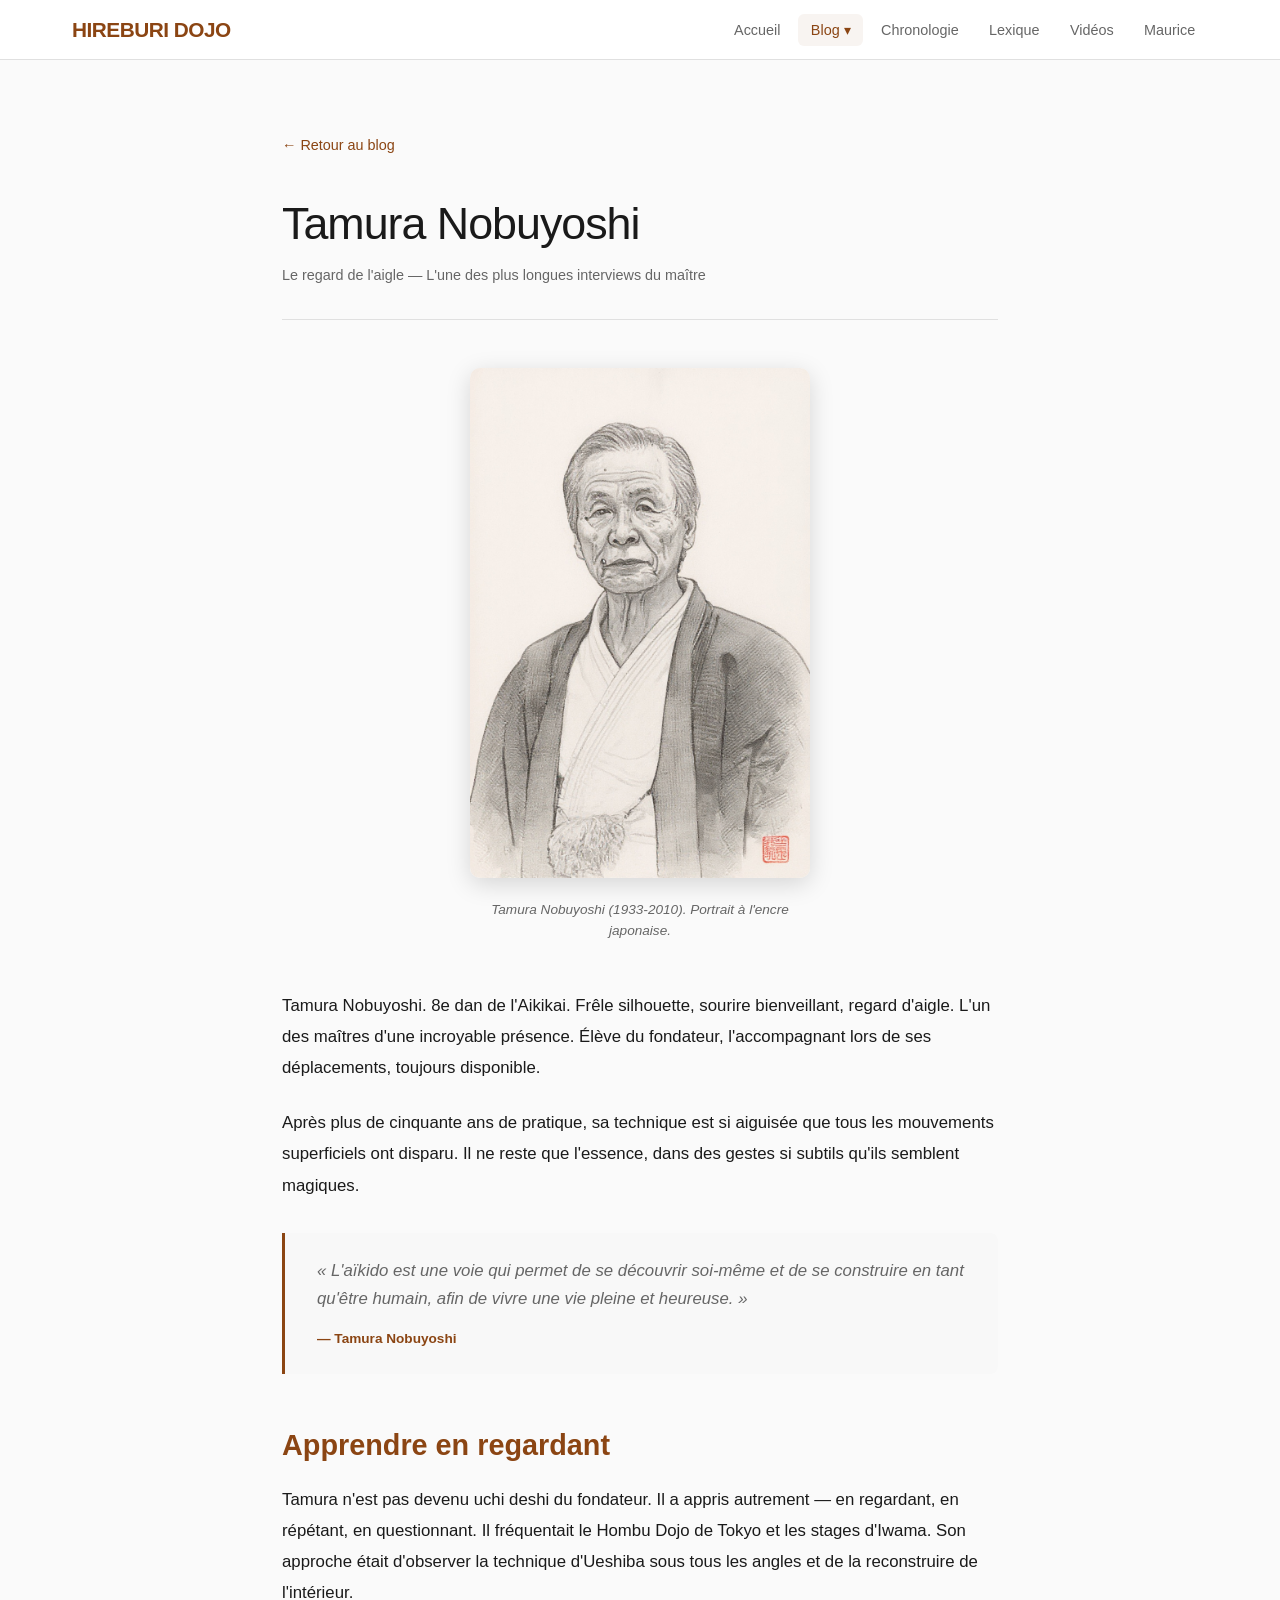
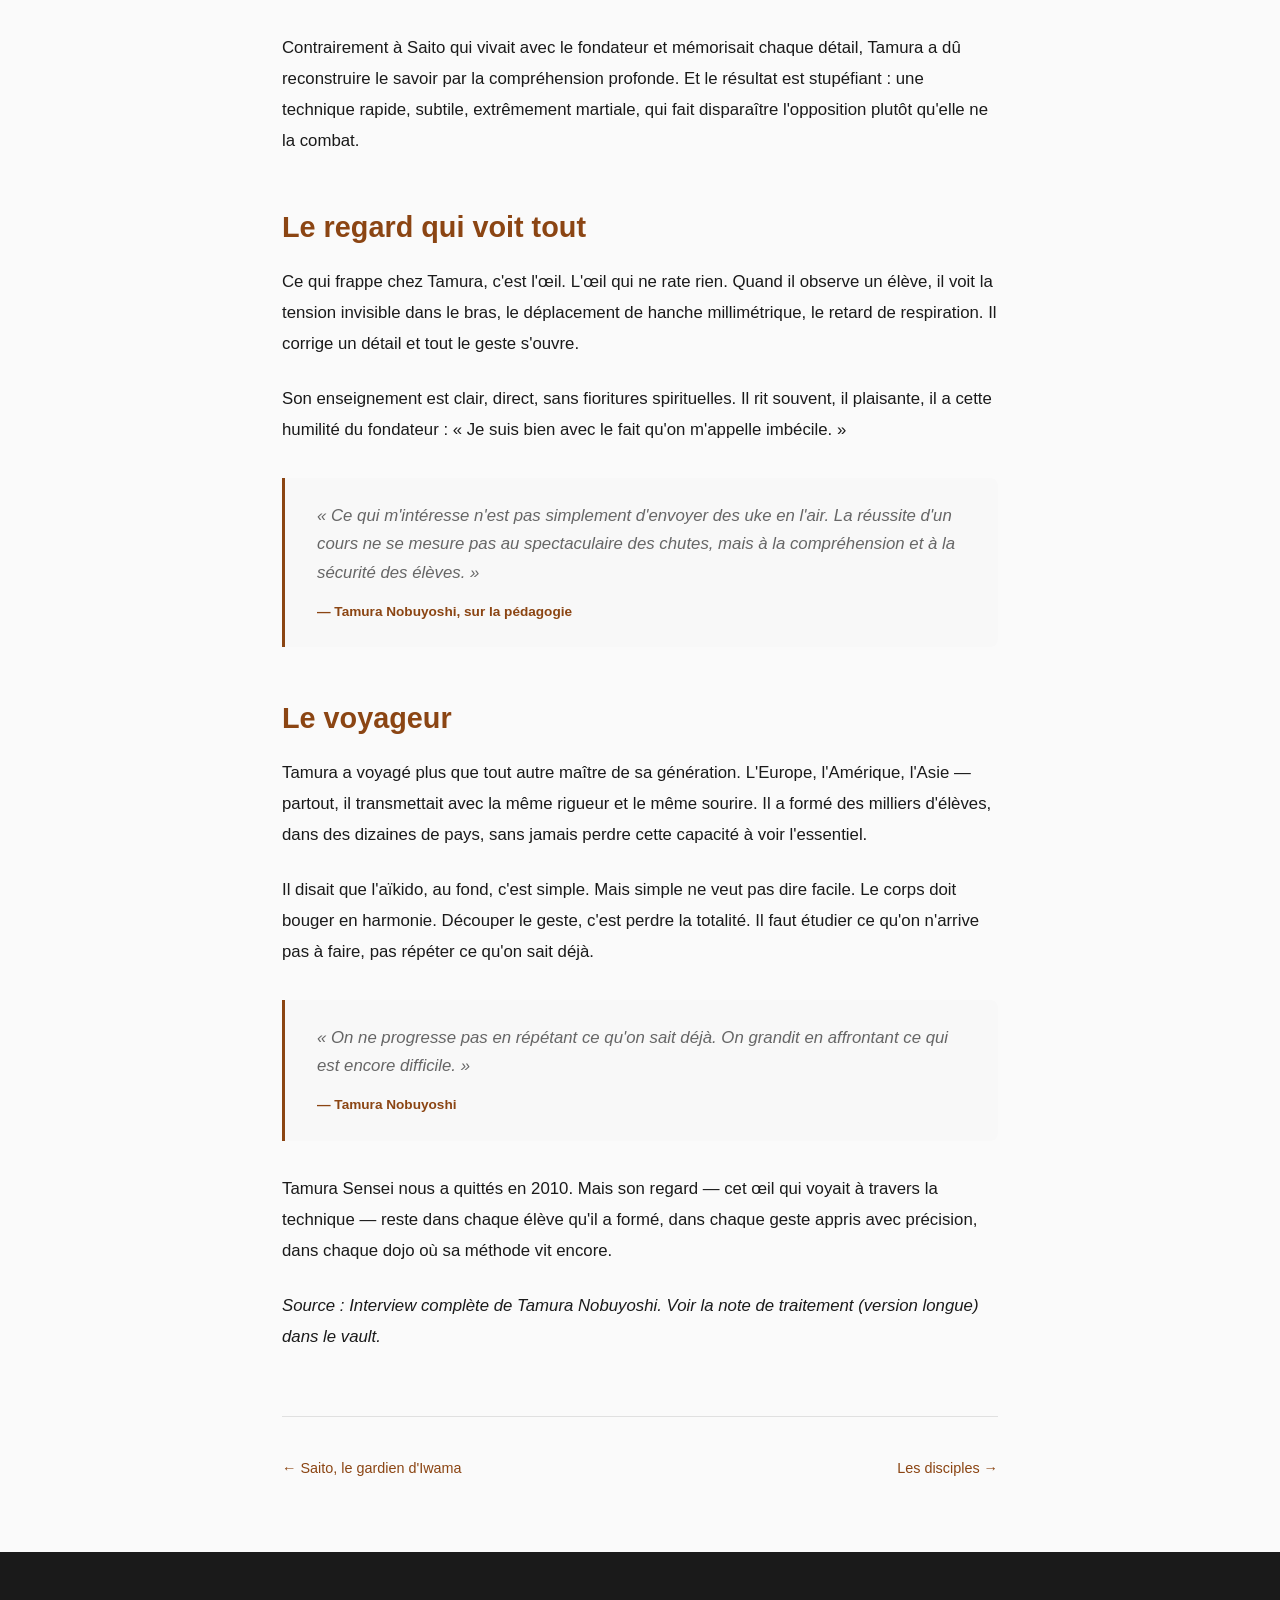
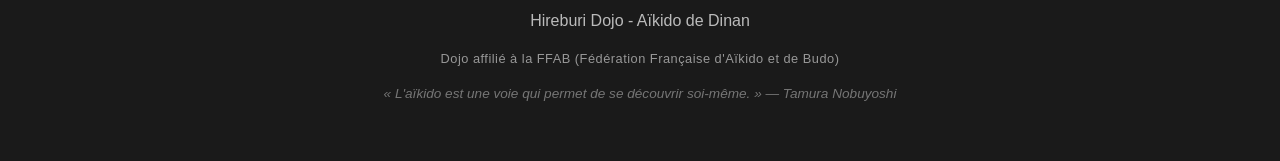
<file: pages/blog/tamura.html>
<!DOCTYPE html>
<html lang="fr">
<head>
    <meta charset="UTF-8">
    <meta name="viewport" content="width=device-width, initial-scale=1.0">
    <title>Tamura Nobuyoshi — Hireburi Dojo</title>
    <meta name="description" content="Tamura Nobuyoshi, l'un des plus proches disciples d'O-Sensei. L'aigle de l'aïkido.">
    <link rel="stylesheet" href="../../css/style.css">
    <link rel="stylesheet" href="../../css/blog.css">
</head>
<body>
    <nav class="nav">
        <div class="nav-container">
            <a href="../../index.html" class="nav-logo">Hireburi Dojo</a>
            <ul class="nav-links">
                <li><a href="../../index.html">Accueil</a></li>
                <li class="nav-dropdown">
                    <a href="index.html" class="active">Blog ▾</a>
                    <div class="nav-dropdown-menu">
                        <a href="ueshiba.html">O-Sensei Ueshiba</a>
                        <a href="saito.html">Saito, le gardien d'Iwama</a>
                        <a href="tamura.html">Tamura, le regard de l'aigle</a>
                        <a href="disciples.html">Les disciples</a>
                    </div>
                </li>
                <li><a href="../chronologie.html">Chronologie</a></li>
                <li><a href="../lexique.html">Lexique</a></li>
                <li><a href="../videos.html">Vidéos</a></li>
                <li><a href="../maurice.html">Maurice</a></li>
            </ul>
            <div class="nav-toggle">☰</div>
        </div>
    </nav>

    <article class="article-page">
        <a href="index.html" class="back-link">← Retour au blog</a>

        <h1>Tamura Nobuyoshi</h1>
        <div class="article-meta">Le regard de l'aigle — L'une des plus longues interviews du maître</div>

        <figure class="sensei-portrait">
            <img src="../../assets/images/tamura-sumie.jpg" alt="Tamura Nobuyoshi, portrait à l'encre japonaise">
            <figcaption>Tamura Nobuyoshi (1933-2010). Portrait à l'encre japonaise.</figcaption>
        </figure>

        <div class="article-body">
            <p>Tamura Nobuyoshi. 8e dan de l'Aikikai. Frêle silhouette, sourire bienveillant, regard d'aigle. L'un des maîtres d'une incroyable présence. Élève du fondateur, l'accompagnant lors de ses déplacements, toujours disponible.</p>

            <p>Après plus de cinquante ans de pratique, sa technique est si aiguisée que tous les mouvements superficiels ont disparu. Il ne reste que l'essence, dans des gestes si subtils qu'ils semblent magiques.</p>

            <blockquote>
                « L'aïkido est une voie qui permet de se découvrir soi-même et de se construire en tant qu'être humain, afin de vivre une vie pleine et heureuse. »
                <cite>— Tamura Nobuyoshi</cite>
            </blockquote>

            <h2>Apprendre en regardant</h2>

            <p>Tamura n'est pas devenu uchi deshi du fondateur. Il a appris autrement — en regardant, en répétant, en questionnant. Il fréquentait le Hombu Dojo de Tokyo et les stages d'Iwama. Son approche était d'observer la technique d'Ueshiba sous tous les angles et de la reconstruire de l'intérieur.</p>

            <p>Contrairement à Saito qui vivait avec le fondateur et mémorisait chaque détail, Tamura a dû reconstruire le savoir par la compréhension profonde. Et le résultat est stupéfiant : une technique rapide, subtile, extrêmement martiale, qui fait disparaître l'opposition plutôt qu'elle ne la combat.</p>

            <h2>Le regard qui voit tout</h2>

            <p>Ce qui frappe chez Tamura, c'est l'œil. L'œil qui ne rate rien. Quand il observe un élève, il voit la tension invisible dans le bras, le déplacement de hanche millimétrique, le retard de respiration. Il corrige un détail et tout le geste s'ouvre.</p>

            <p>Son enseignement est clair, direct, sans fioritures spirituelles. Il rit souvent, il plaisante, il a cette humilité du fondateur : « Je suis bien avec le fait qu'on m'appelle imbécile. »</p>

            <blockquote>
                « Ce qui m'intéresse n'est pas simplement d'envoyer des uke en l'air. La réussite d'un cours ne se mesure pas au spectaculaire des chutes, mais à la compréhension et à la sécurité des élèves. »
                <cite>— Tamura Nobuyoshi, sur la pédagogie</cite>
            </blockquote>

            <h2>Le voyageur</h2>

            <p>Tamura a voyagé plus que tout autre maître de sa génération. L'Europe, l'Amérique, l'Asie — partout, il transmettait avec la même rigueur et le même sourire. Il a formé des milliers d'élèves, dans des dizaines de pays, sans jamais perdre cette capacité à voir l'essentiel.</p>

            <p>Il disait que l'aïkido, au fond, c'est simple. Mais simple ne veut pas dire facile. Le corps doit bouger en harmonie. Découper le geste, c'est perdre la totalité. Il faut étudier ce qu'on n'arrive pas à faire, pas répéter ce qu'on sait déjà.</p>

            <blockquote>
                « On ne progresse pas en répétant ce qu'on sait déjà. On grandit en affrontant ce qui est encore difficile. »
                <cite>— Tamura Nobuyoshi</cite>
            </blockquote>

            <p>Tamura Sensei nous a quittés en 2010. Mais son regard — cet œil qui voyait à travers la technique — reste dans chaque élève qu'il a formé, dans chaque geste appris avec précision, dans chaque dojo où sa méthode vit encore.</p>

            <p><em>Source : Interview complète de Tamura Nobuyoshi. Voir la note de traitement (version longue) dans le vault.</em></p>
        </div>

        <div class="article-nav">
            <a href="saito.html">← Saito, le gardien d'Iwama</a>
            <a href="disciples.html">Les disciples →</a>
        </div>
    </article>

    <footer>
        <div class="container">
            <p>Hireburi Dojo - Aïkido de Dinan</p>
            <p class="footer-affiliation">Dojo affilié à la FFAB (Fédération Française d'Aïkido et de Budo)</p>
            <p class="footer-quote">« L'aïkido est une voie qui permet de se découvrir soi-même. » — Tamura Nobuyoshi</p>
        </div>
    </footer>

    <script src="../../js/main.js"></script>
</body>
</html>
</file>
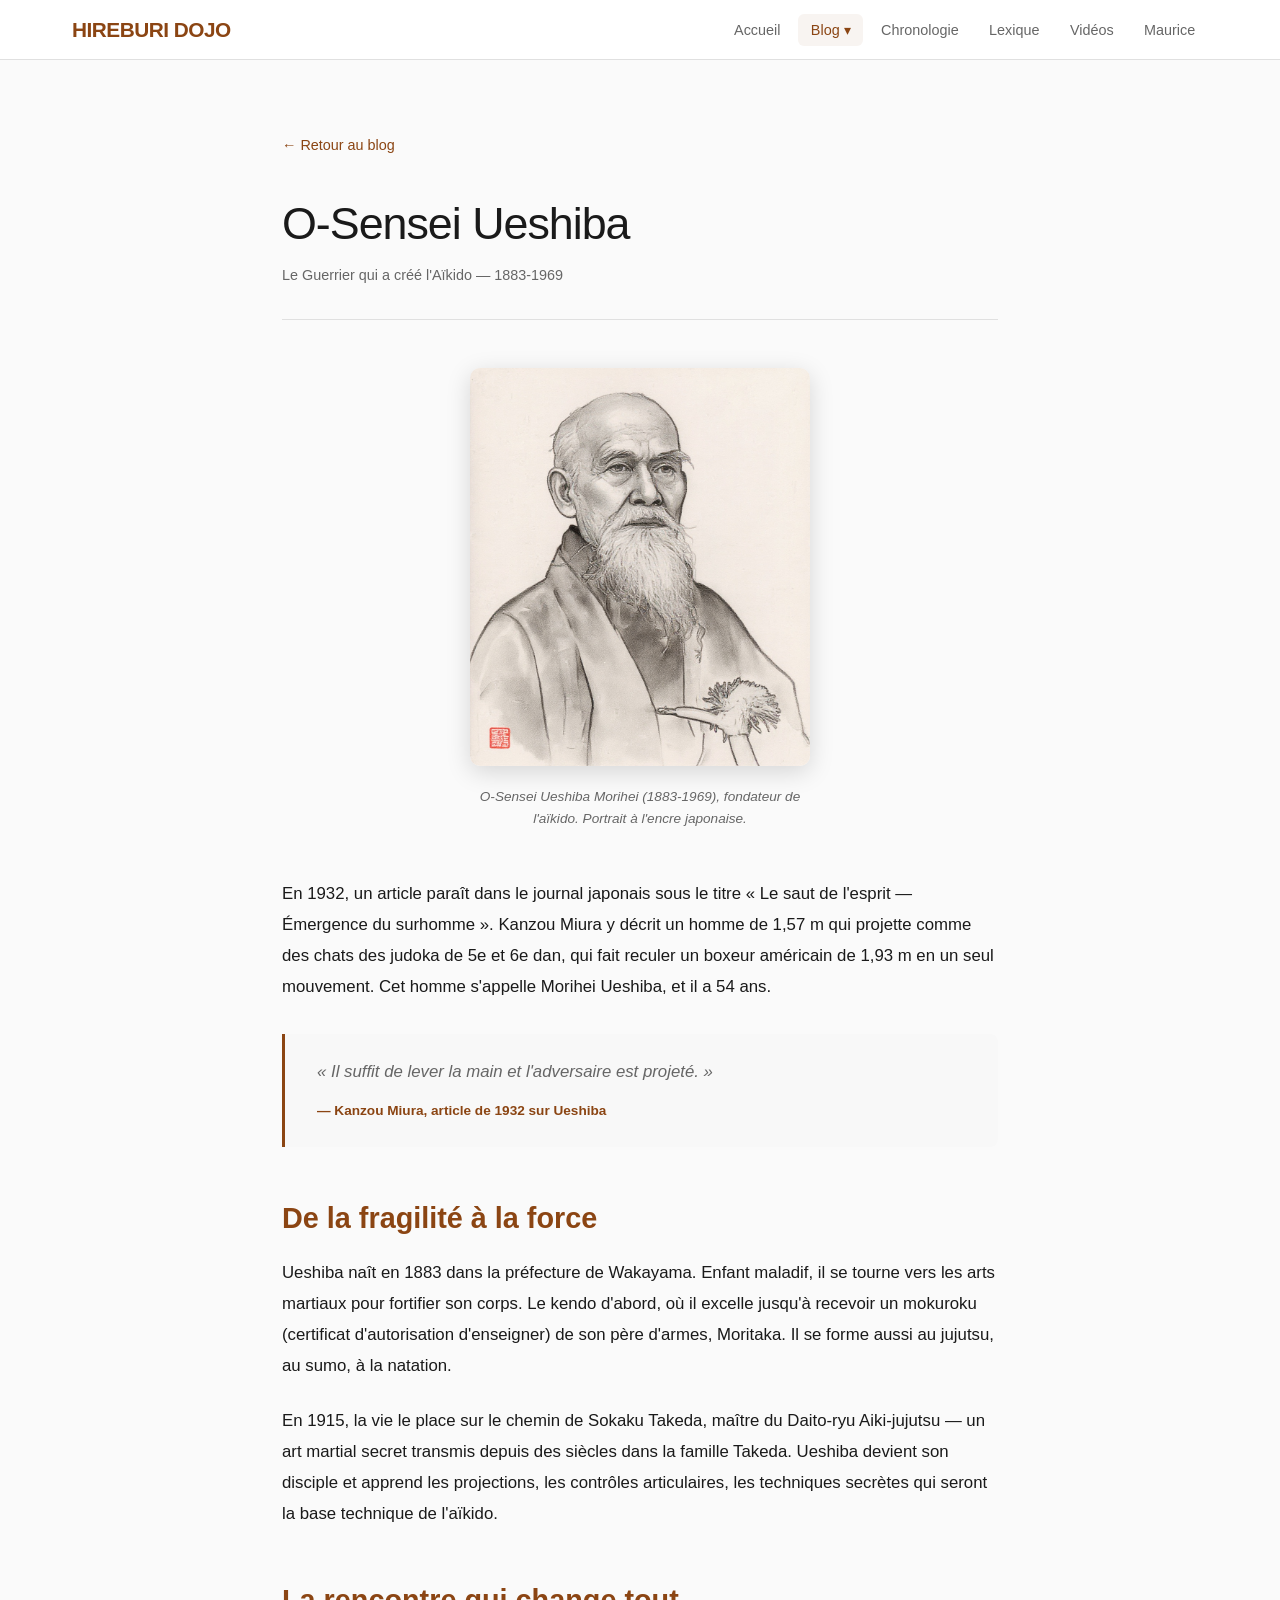
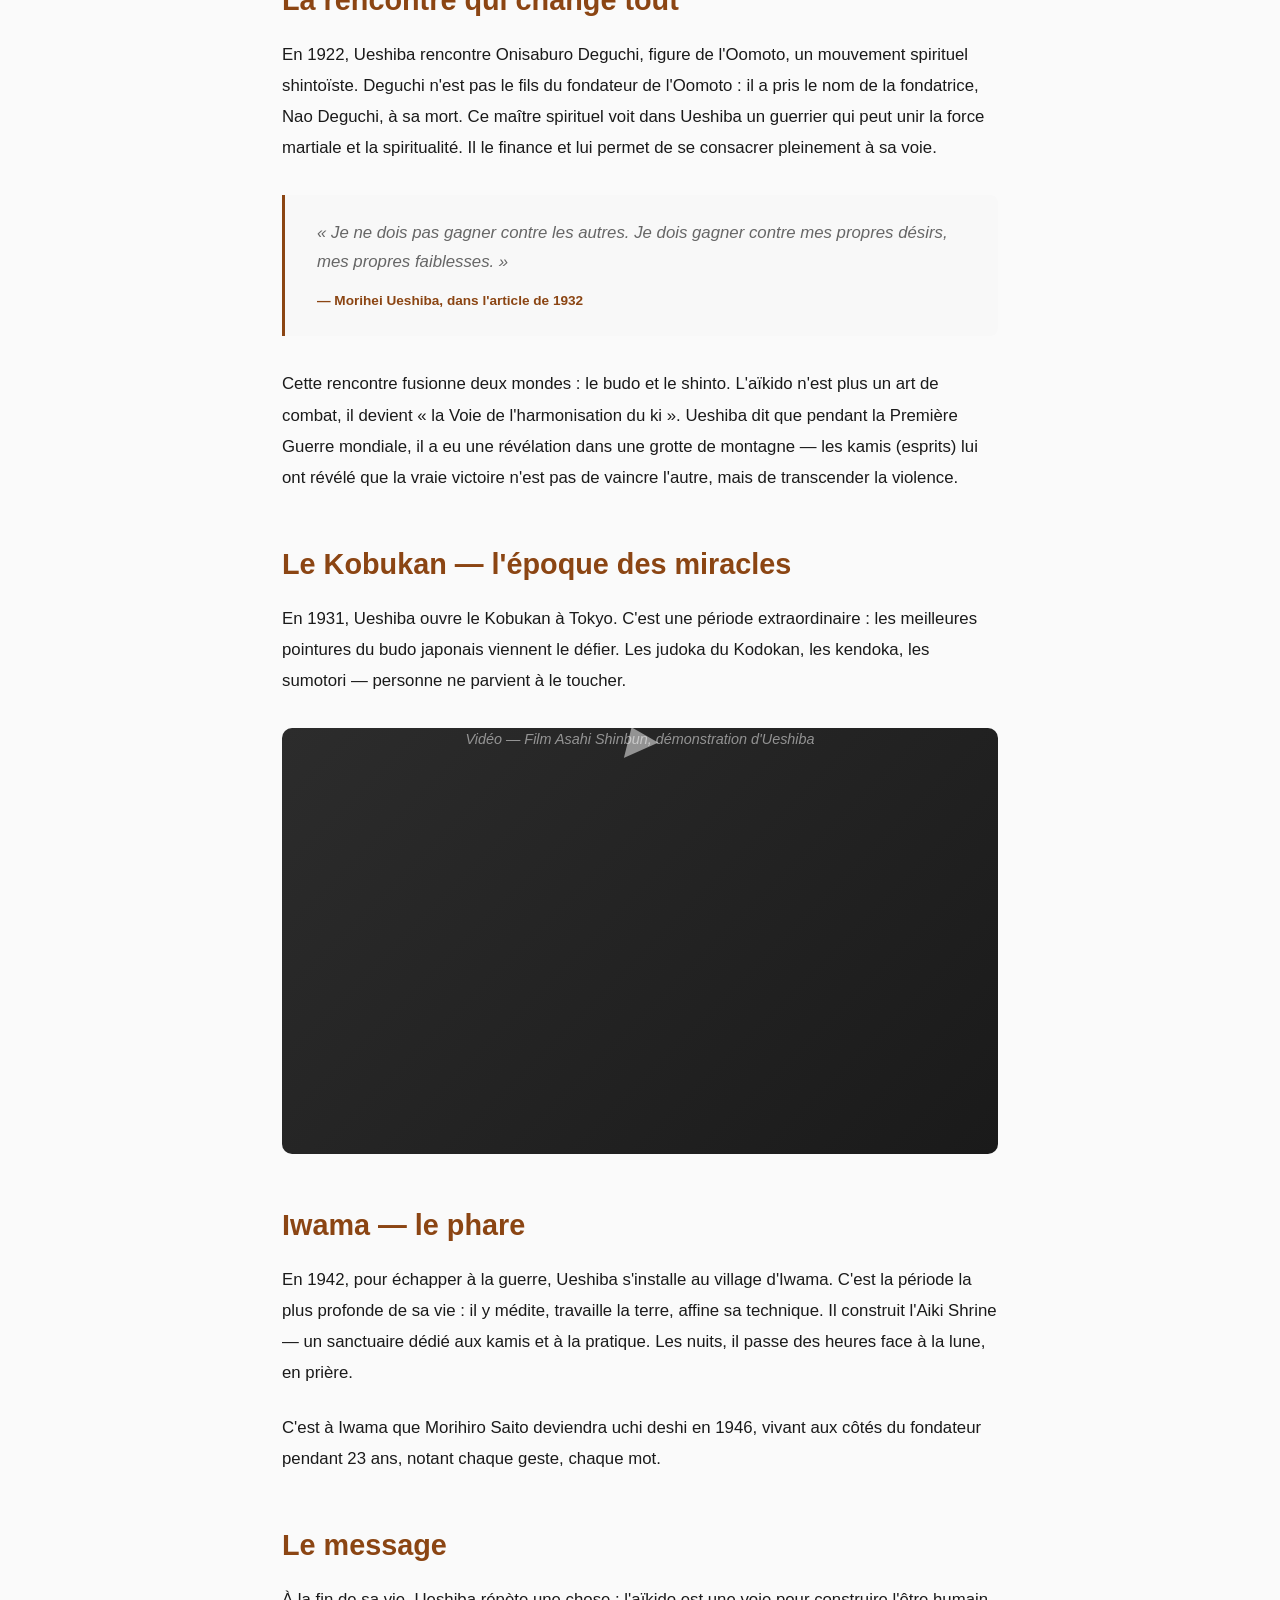
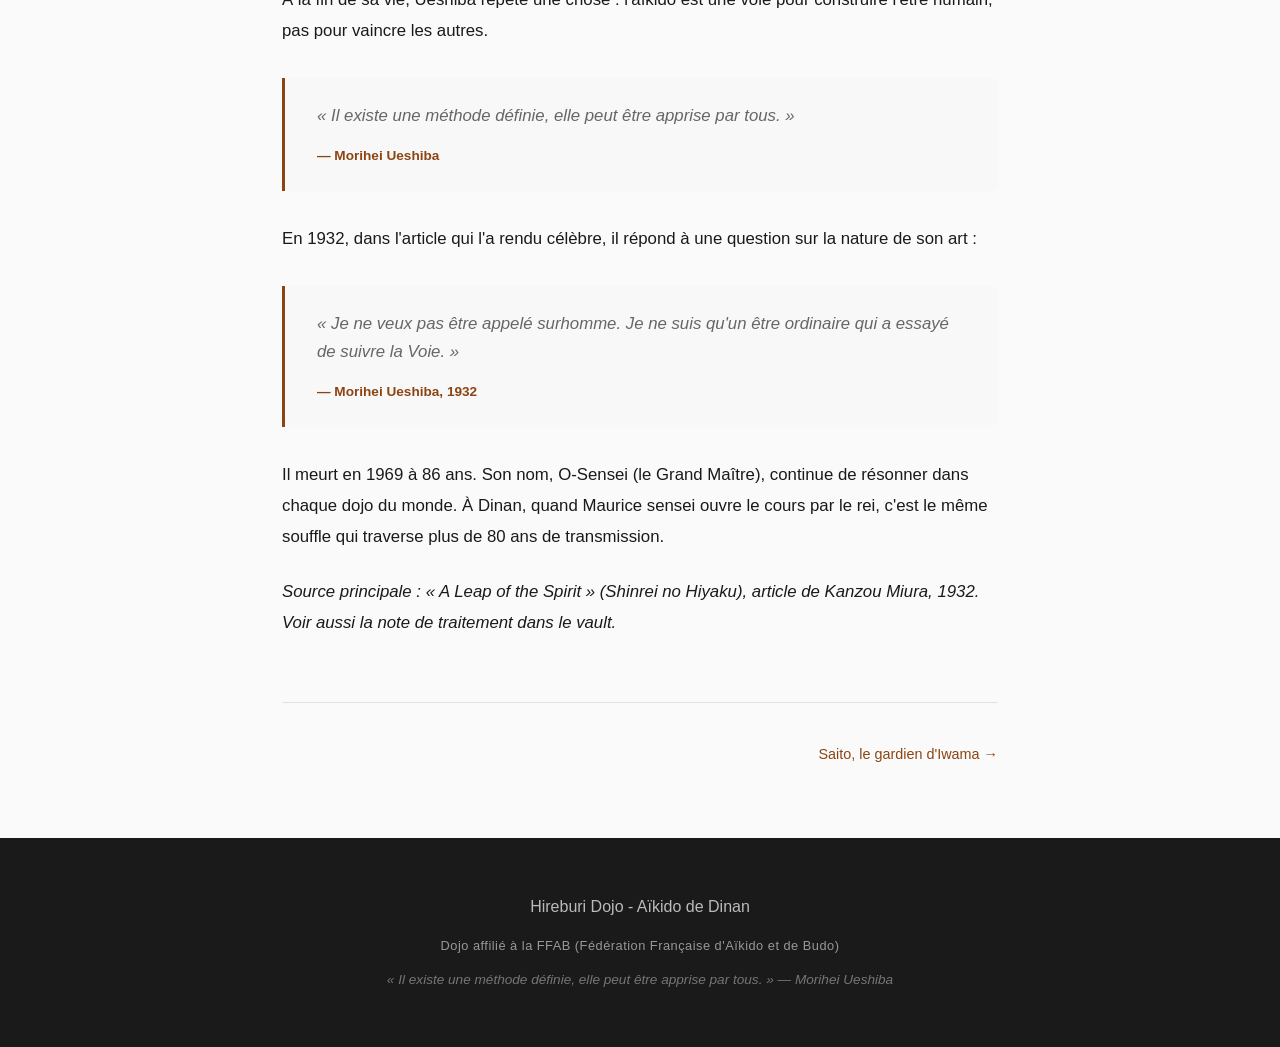
<file: pages/blog/ueshiba.html>
<!DOCTYPE html>
<html lang="fr">
<head>
    <meta charset="UTF-8">
    <meta name="viewport" content="width=device-width, initial-scale=1.0">
    <title>O-Sensei Ueshiba — Hireburi Dojo</title>
    <meta name="description" content="Parcours de Morihei Ueshiba, fondateur de l'aïkido. Du kendo à la voie de l'harmonie.">
    <link rel="stylesheet" href="../../css/style.css">
    <link rel="stylesheet" href="../../css/blog.css">
</head>
<body>
    <nav class="nav">
        <div class="nav-container">
            <a href="../../index.html" class="nav-logo">Hireburi Dojo</a>
            <ul class="nav-links">
                <li><a href="../../index.html">Accueil</a></li>
                <li class="nav-dropdown">
                    <a href="index.html" class="active">Blog ▾</a>
                    <div class="nav-dropdown-menu">
                        <a href="ueshiba.html">O-Sensei Ueshiba</a>
                        <a href="saito.html">Saito, le gardien d'Iwama</a>
                        <a href="tamura.html">Tamura, le regard de l'aigle</a>
                        <a href="disciples.html">Les disciples</a>
                    </div>
                </li>
                <li><a href="../chronologie.html">Chronologie</a></li>
                <li><a href="../lexique.html">Lexique</a></li>
                <li><a href="../videos.html">Vidéos</a></li>
                <li><a href="../maurice.html">Maurice</a></li>
            </ul>
            <div class="nav-toggle">☰</div>
        </div>
    </nav>

    <article class="article-page">
        <a href="index.html" class="back-link">← Retour au blog</a>

        <h1>O-Sensei Ueshiba</h1>
        <div class="article-meta">Le Guerrier qui a créé l'Aïkido — 1883-1969</div>

        <figure class="sensei-portrait">
            <img src="../../assets/images/osensei-eventail-sumie.jpg" alt="O-Sensei Ueshiba Morihei, portrait à l'encre japonaise">
            <figcaption>O-Sensei Ueshiba Morihei (1883-1969), fondateur de l'aïkido. Portrait à l'encre japonaise.</figcaption>
        </figure>

        <div class="article-body">
            <p>En 1932, un article paraît dans le journal japonais sous le titre « Le saut de l'esprit — Émergence du surhomme ». Kanzou Miura y décrit un homme de 1,57 m qui projette comme des chats des judoka de 5e et 6e dan, qui fait reculer un boxeur américain de 1,93 m en un seul mouvement. Cet homme s'appelle Morihei Ueshiba, et il a 54 ans.</p>

            <blockquote>
                « Il suffit de lever la main et l'adversaire est projeté. »
                <cite>— Kanzou Miura, article de 1932 sur Ueshiba</cite>
            </blockquote>

            <h2>De la fragilité à la force</h2>

            <p>Ueshiba naît en 1883 dans la préfecture de Wakayama. Enfant maladif, il se tourne vers les arts martiaux pour fortifier son corps. Le kendo d'abord, où il excelle jusqu'à recevoir un mokuroku (certificat d'autorisation d'enseigner) de son père d'armes, Moritaka. Il se forme aussi au jujutsu, au sumo, à la natation.</p>

            <p>En 1915, la vie le place sur le chemin de Sokaku Takeda, maître du Daito-ryu Aiki-jujutsu — un art martial secret transmis depuis des siècles dans la famille Takeda. Ueshiba devient son disciple et apprend les projections, les contrôles articulaires, les techniques secrètes qui seront la base technique de l'aïkido.</p>

            <h2>La rencontre qui change tout</h2>

            <p>En 1922, Ueshiba rencontre Onisaburo Deguchi, figure de l'Oomoto, un mouvement spirituel shintoïste. Deguchi n'est pas le fils du fondateur de l'Oomoto : il a pris le nom de la fondatrice, Nao Deguchi, à sa mort. Ce maître spirituel voit dans Ueshiba un guerrier qui peut unir la force martiale et la spiritualité. Il le finance et lui permet de se consacrer pleinement à sa voie.</p>

            <blockquote>
                « Je ne dois pas gagner contre les autres. Je dois gagner contre mes propres désirs, mes propres faiblesses. »
                <cite>— Morihei Ueshiba, dans l'article de 1932</cite>
            </blockquote>

            <p>Cette rencontre fusionne deux mondes : le budo et le shinto. L'aïkido n'est plus un art de combat, il devient « la Voie de l'harmonisation du ki ». Ueshiba dit que pendant la Première Guerre mondiale, il a eu une révélation dans une grotte de montagne — les kamis (esprits) lui ont révélé que la vraie victoire n'est pas de vaincre l'autre, mais de transcender la violence.</p>

            <h2>Le Kobukan — l'époque des miracles</h2>

            <p>En 1931, Ueshiba ouvre le Kobukan à Tokyo. C'est une période extraordinaire : les meilleures pointures du budo japonais viennent le défier. Les judoka du Kodokan, les kendoka, les sumotori — personne ne parvient à le toucher.</p>

            <div class="video-placeholder">Vidéo — Film Asahi Shinbun, démonstration d'Ueshiba</div>

            <h2>Iwama — le phare</h2>

            <p>En 1942, pour échapper à la guerre, Ueshiba s'installe au village d'Iwama. C'est la période la plus profonde de sa vie : il y médite, travaille la terre, affine sa technique. Il construit l'Aiki Shrine — un sanctuaire dédié aux kamis et à la pratique. Les nuits, il passe des heures face à la lune, en prière.</p>

            <p>C'est à Iwama que Morihiro Saito deviendra uchi deshi en 1946, vivant aux côtés du fondateur pendant 23 ans, notant chaque geste, chaque mot.</p>

            <h2>Le message</h2>

            <p>À la fin de sa vie, Ueshiba répète une chose : l'aïkido est une voie pour construire l'être humain, pas pour vaincre les autres.</p>

            <blockquote>
                « Il existe une méthode définie, elle peut être apprise par tous. »
                <cite>— Morihei Ueshiba</cite>
            </blockquote>

            <p>En 1932, dans l'article qui l'a rendu célèbre, il répond à une question sur la nature de son art :</p>

            <blockquote>
                « Je ne veux pas être appelé surhomme. Je ne suis qu'un être ordinaire qui a essayé de suivre la Voie. »
                <cite>— Morihei Ueshiba, 1932</cite>
            </blockquote>

            <p>Il meurt en 1969 à 86 ans. Son nom, O-Sensei (le Grand Maître), continue de résonner dans chaque dojo du monde. À Dinan, quand Maurice sensei ouvre le cours par le rei, c'est le même souffle qui traverse plus de 80 ans de transmission.</p>

            <p><em>Source principale : « A Leap of the Spirit » (Shinrei no Hiyaku), article de Kanzou Miura, 1932. Voir aussi la note de traitement dans le vault.</em></p>
        </div>

        <div class="article-nav">
            <span></span>
            <a href="saito.html">Saito, le gardien d'Iwama →</a>
        </div>
    </article>

    <footer>
        <div class="container">
            <p>Hireburi Dojo - Aïkido de Dinan</p>
            <p class="footer-affiliation">Dojo affilié à la FFAB (Fédération Française d'Aïkido et de Budo)</p>
            <p class="footer-quote">« Il existe une méthode définie, elle peut être apprise par tous. » — Morihei Ueshiba</p>
        </div>
    </footer>

    <script src="../../js/main.js"></script>
</body>
</html>
</file>
<file: css/style.css>
:root {
    --bg: #fafafa;
    --text: #1a1a1a;
    --text-light: #666666;
    --accent: #8b4513;
    --accent-hover: #a55a28;
    --accent-light: rgba(139, 69, 19, 0.06);
    --border: #e0e0e0;
    --section-bg: #ffffff;
    --card-bg: #f8f8f8;
    --font-heading: 'Georgia', 'Times New Roman', serif;
    --font-body: 'Helvetica Neue', Arial, sans-serif;
}

* {
    margin: 0;
    padding: 0;
    box-sizing: border-box;
}

body {
    font-family: 'Helvetica Neue', Arial, sans-serif;
    line-height: 1.6;
    color: var(--text);
    background-color: var(--bg);
}

.container {
    max-width: 1200px;
    margin: 0 auto;
    padding: 0 20px;
}

/* Navigation */
.nav {
    position: fixed;
    top: 0;
    width: 100%;
    background: rgba(255, 255, 255, 0.95);
    backdrop-filter: blur(10px);
    border-bottom: 1px solid var(--border);
    z-index: 1000;
}

.nav-container {
    display: flex;
    justify-content: space-between;
    align-items: center;
    padding: 0.8rem 2rem;
    max-width: 1200px;
    margin: 0 auto;
}

.nav-logo {
    font-size: 1.1rem;
    font-weight: 700;
    color: var(--accent);
    letter-spacing: 1px;
    text-transform: uppercase;
}

.nav-links {
    display: flex;
    list-style: none;
    gap: 2rem;
}

.nav-links a {
    text-decoration: none;
    color: var(--text-light);
    font-weight: 500;
    transition: color 0.3s;
}

.nav-links a:hover {
    color: var(--accent);
}

.nav-toggle {
    display: none;
    font-size: 1.5rem;
    cursor: pointer;
}

/* Hero Section */
.hero {
    background: linear-gradient(160deg, #1a1a1a 0%, #2c1810 40%, #3d2117 70%, #1a1a1a 100%);
    min-height: 100vh;
    display: flex;
    align-items: center;
    justify-content: center;
    text-align: center;
    padding: 2rem;
    position: relative;
    overflow: hidden;
}

.hero::before {
    content: '合気道';
    position: absolute;
    font-size: 25rem;
    font-weight: 700;
    color: rgba(255, 255, 255, 0.02);
    pointer-events: none;
    user-select: none;
}

.hero-content {
    position: relative;
    z-index: 1;
}

.hero-content h1 {
    font-size: 4rem;
    font-weight: 300;
    margin-bottom: 0.3rem;
    color: #f5f0eb;
    letter-spacing: 4px;
    text-transform: uppercase;
}

.hero-content h2 {
    font-size: 1.3rem;
    font-weight: 400;
    margin-bottom: 2.5rem;
    color: rgba(245, 240, 235, 0.6);
    letter-spacing: 6px;
    text-transform: uppercase;
}

.hero-subtitle {
    font-size: 1.15rem;
    max-width: 700px;
    margin: 0 auto 3rem;
    font-style: italic;
    color: rgba(245, 240, 235, 0.7);
    line-height: 1.8;
}

.cta-button {
    display: inline-block;
    padding: 1rem 2.5rem;
    background: transparent;
    color: #f5f0eb;
    text-decoration: none;
    border: 1px solid rgba(245, 240, 235, 0.3);
    border-radius: 3px;
    transition: all 0.3s;
    letter-spacing: 2px;
    text-transform: uppercase;
    font-size: 0.8rem;
}

.cta-button:hover {
    background: rgba(245, 240, 235, 0.08);
    border-color: rgba(245, 240, 235, 0.6);
}

/* Sections */
.section {
    padding: 5rem 0;
    background: var(--section-bg);
}

.section:nth-child(even) {
    background: var(--bg);
}

.section h2 {
    font-size: 2.5rem;
    font-weight: 300;
    text-align: center;
    margin-bottom: 1rem;
    color: var(--accent);
    letter-spacing: -0.5px;
}

.section-subtitle {
    text-align: center;
    color: var(--text-light);
    font-size: 1rem;
    max-width: 600px;
    margin: 0 auto 3rem;
    line-height: 1.6;
}

.section p {
    max-width: 800px;
    margin: 0 auto 2rem;
    font-size: 1.05rem;
    line-height: 1.85;
}

blockquote {
    max-width: 800px;
    margin: 2.5rem auto;
    padding: 1.8rem 2.5rem;
    border-left: 3px solid var(--accent);
    background: var(--card-bg);
    font-style: italic;
    border-radius: 0 8px 8px 0;
    color: var(--text);
    font-size: 1.05rem;
    line-height: 1.7;
}

footer {
    background: #1a1a1a;
    color: rgba(255,255,255,0.7);
    text-align: center;
    padding: 3.5rem 0;
}

.footer-affiliation {
    margin-top: 1rem;
    font-size: 0.8rem;
    letter-spacing: 0.5px;
    color: rgba(255,255,255,0.55);
}

.footer-quote {
    font-style: italic;
    margin-top: 0.8rem;
    font-size: 0.85rem;
    color: rgba(255,255,255,0.4);
}

.federation-cta {
    text-align: center;
}

/* Schedule */
.schedule {
    max-width: 600px;
    margin: 0 auto;
    background: var(--card-bg);
    border-radius: 8px;
    overflow: hidden;
    box-shadow: 0 2px 8px rgba(0,0,0,0.1);
}

.schedule-row {
    display: flex;
    justify-content: space-between;
    padding: 1.5rem 2rem;
    border-bottom: 1px solid var(--border);
}

.schedule-row:last-child {
    border-bottom: none;
}

.schedule-row:nth-child(even) {
    background: rgba(0,0,0,0.02);
}

.day {
    font-weight: 600;
    color: var(--accent);
}

.time {
    color: var(--text-light);
}

.location {
    text-align: center;
    margin-top: 2rem;
    font-size: 1.1rem;
    color: var(--text-light);
}

/* Price */
.price-card {
    text-align: center;
    max-width: 300px;
    margin: 0 auto;
    padding: 3rem 2rem;
    background: var(--card-bg);
    border-radius: 8px;
    box-shadow: 0 2px 8px rgba(0,0,0,0.1);
}

.price-amount {
    font-size: 2.5rem;
    font-weight: 300;
    color: var(--accent);
    margin-bottom: 1rem;
}

.price-reduced {
    font-size: 0.95rem;
    color: var(--text-light);
    margin-top: 1.5rem;
}

.price-reduced b {
    color: var(--accent);
    font-weight: 600;
}

.access {
    text-align: center;
    margin-top: 2rem;
    font-style: italic;
}

/* Contact */
.contact-info {
    display: grid;
    grid-template-columns: repeat(auto-fit, minmax(250px, 1fr));
    gap: 2rem;
    max-width: 900px;
    margin: 0 auto;
}

.contact-card {
    background: var(--card-bg);
    padding: 2rem;
    border-radius: 8px;
    text-align: center;
    box-shadow: 0 2px 8px rgba(0,0,0,0.1);
}

.contact-card h3 {
    font-size: 1.2rem;
    margin-bottom: 1rem;
    color: var(--accent);
}

.contact-card p {
    font-size: 1rem;
    color: var(--text-light);
}

.contact-card a {
    color: var(--accent);
    text-decoration: none;
}

.contact-card a:hover {
    text-decoration: underline;
}

/* Smooth scroll */
html {
    scroll-behavior: smooth;
}

/* Responsive */
@media (max-width: 768px) {
    .nav-links {
        display: none;
        position: absolute;
        top: 100%;
        left: 0;
        right: 0;
        background: white;
        flex-direction: column;
        padding: 1rem;
        border-bottom: 1px solid var(--border);
        box-shadow: 0 8px 30px rgba(0,0,0,0.1);
    }

    .nav-links.open {
        display: flex;
    }

    .nav-toggle {
        display: block;
    }

    .hero::before {
        font-size: 12rem;
    }

    .hero-content h1 {
        font-size: 2.5rem;
        letter-spacing: 2px;
    }

    .hero-content h2 {
        font-size: 1rem;
        letter-spacing: 3px;
    }

    .section-subtitle {
        padding: 0 1rem;
    }
    
    .section h2 {
        font-size: 2rem;
    }
    
    .schedule-row {
        padding: 1rem 1.5rem;
    }
    
    .contact-info {
        grid-template-columns: 1fr;
    }
}

/* ============================================
   SECTION FONDATEUR (accueil)
   ============================================ */
.founder {
    display: flex;
    align-items: center;
    gap: 3rem;
    max-width: 900px;
    margin: 0 auto;
}

.founder-portrait {
    flex-shrink: 0;
    width: 280px;
    text-align: center;
    margin: 0;
}

.founder-portrait img {
    width: 100%;
    border-radius: 10px;
    box-shadow: 0 6px 25px rgba(0,0,0,0.15);
}

.founder-portrait figcaption {
    margin-top: 0.8rem;
    font-size: 0.85rem;
    font-style: italic;
    color: var(--text-light);
}

.founder-text h2 {
    text-align: left;
}

.founder-text p {
    max-width: none;
    margin: 0 0 1.5rem;
}

@media (max-width: 768px) {
    .founder {
        flex-direction: column;
        gap: 2rem;
    }

    .founder-text h2 {
        text-align: center;
    }
}
</file>
<file: css/blog.css>
/* Navigation améliorée */
.nav {
    position: fixed;
    top: 0;
    width: 100%;
    background: rgba(255, 255, 255, 0.97);
    backdrop-filter: blur(12px);
    border-bottom: 1px solid var(--border);
    z-index: 1000;
    transition: box-shadow 0.3s;
}

.nav.scrolled {
    box-shadow: 0 2px 20px rgba(0,0,0,0.08);
}

.nav-container {
    display: flex;
    justify-content: space-between;
    align-items: center;
    padding: 0.8rem 2rem;
    max-width: 1200px;
    margin: 0 auto;
}

.nav-logo {
    font-size: 1.3rem;
    font-weight: 700;
    color: var(--accent);
    text-decoration: none;
    letter-spacing: -0.5px;
}

.nav-links {
    display: flex;
    list-style: none;
    gap: 0.3rem;
    align-items: center;
}

.nav-links a {
    text-decoration: none;
    color: var(--text-light);
    font-weight: 500;
    font-size: 0.9rem;
    padding: 0.5rem 0.8rem;
    border-radius: 6px;
    transition: all 0.2s;
}

.nav-links a:hover,
.nav-links a.active {
    color: var(--accent);
    background: rgba(139, 69, 19, 0.06);
}

/* Dropdown pour Blog */
.nav-dropdown {
    position: relative;
}

.nav-dropdown-menu {
    display: none;
    position: absolute;
    top: 100%;
    left: 0;
    background: white;
    min-width: 220px;
    border-radius: 10px;
    box-shadow: 0 8px 30px rgba(0,0,0,0.12);
    padding: 0.5rem;
    z-index: 100;
    border: 1px solid var(--border);
}

.nav-dropdown:hover .nav-dropdown-menu {
    display: block;
}

.nav-dropdown-menu a {
    display: block;
    padding: 0.7rem 1rem;
    color: var(--text);
    font-size: 0.88rem;
    border-radius: 6px;
    transition: all 0.15s;
}

.nav-dropdown-menu a:hover {
    background: rgba(139, 69, 19, 0.06);
    color: var(--accent);
}

.nav-toggle {
    display: none;
    font-size: 1.5rem;
    cursor: pointer;
    color: var(--accent);
}

/* Typography améliorée */
.section h2 {
    font-size: 2.8rem;
    font-weight: 300;
    text-align: center;
    margin-bottom: 1rem;
    color: var(--accent);
    letter-spacing: -1px;
}

.section-subtitle {
    text-align: center;
    color: var(--text-light);
    font-size: 1.1rem;
    max-width: 600px;
    margin: 0 auto 3rem;
    line-height: 1.6;
}

/* ============================================
   CHRONOLOGIE
   ============================================ */
.timeline {
    position: relative;
    max-width: 1000px;
    margin: 0 auto;
    padding: 2rem 0;
}

.timeline::before {
    content: '';
    position: absolute;
    left: 50%;
    transform: translateX(-50%);
    top: 0;
    bottom: 0;
    width: 2px;
    background: linear-gradient(to bottom, var(--accent), rgba(139, 69, 19, 0.15));
}

.timeline-item {
    position: relative;
    width: 50%;
    padding: 0 40px 60px;
}

.timeline-item:nth-child(odd) {
    left: 0;
    text-align: right;
}

.timeline-item:nth-child(even) {
    left: 50%;
    text-align: left;
}

.timeline-item::before {
    content: '';
    position: absolute;
    top: 5px;
    width: 14px;
    height: 14px;
    border-radius: 50%;
    background: var(--accent);
    border: 3px solid white;
    box-shadow: 0 0 0 3px var(--accent);
    z-index: 2;
}

.timeline-item:nth-child(odd)::before {
    right: -7px;
}

.timeline-item:nth-child(even)::before {
    left: -7px;
}

.timeline-date {
    font-size: 1rem;
    font-weight: 700;
    color: var(--accent);
    margin-bottom: 0.3rem;
    letter-spacing: 0.5px;
}

.timeline-title {
    font-size: 1.3rem;
    font-weight: 600;
    color: var(--text);
    margin-bottom: 0.6rem;
}

.timeline-text {
    font-size: 0.95rem;
    line-height: 1.7;
    color: var(--text-light);
}

.timeline-image {
    width: 100%;
    max-width: 300px;
    height: auto;
    border-radius: 10px;
    margin-top: 1rem;
    box-shadow: 0 4px 15px rgba(0,0,0,0.1);
}

.timeline-image--small {
    max-width: 220px;
}

.timeline-image--portrait {
    max-width: 230px;
}

.timeline-item:nth-child(odd) .timeline-image {
    margin-left: auto;
}

/* Placeholder image */
.timeline-placeholder {
    width: 100%;
    max-width: 300px;
    height: 200px;
    border-radius: 10px;
    background: linear-gradient(135deg, #e8e4df 0%, #d4cfc8 100%);
    display: flex;
    align-items: center;
    justify-content: center;
    color: var(--text-light);
    font-size: 0.85rem;
    font-style: italic;
    margin-top: 1rem;
}

.timeline-item:nth-child(odd) .timeline-placeholder {
    margin-left: auto;
}

/* ============================================
   LEXIQUE
   ============================================ */
.lexique-search {
    max-width: 500px;
    margin: 0 auto 3rem;
    position: relative;
}

.lexique-search input {
    width: 100%;
    padding: 1rem 1.5rem 1rem 3rem;
    border: 2px solid var(--border);
    border-radius: 12px;
    font-size: 1rem;
    background: white;
    transition: border-color 0.3s, box-shadow 0.3s;
    color: var(--text);
}

.lexique-search input:focus {
    outline: none;
    border-color: var(--accent);
    box-shadow: 0 0 0 4px rgba(139, 69, 19, 0.1);
}

.lexique-search-icon {
    position: absolute;
    left: 1rem;
    top: 50%;
    transform: translateY(-50%);
    color: var(--text-light);
    font-size: 1.1rem;
}

.lexique-grid {
    display: grid;
    grid-template-columns: repeat(auto-fill, minmax(340px, 1fr));
    gap: 1.2rem;
    max-width: 1100px;
    margin: 0 auto;
}

.lexique-card {
    background: white;
    border: 1px solid var(--border);
    border-radius: 10px;
    padding: 1.5rem;
    transition: all 0.2s;
}

.lexique-card:hover {
    border-color: var(--accent);
    box-shadow: 0 4px 15px rgba(139, 69, 19, 0.08);
    transform: translateY(-2px);
}

.lexique-card.hidden {
    display: none;
}

.lexique-term {
    font-size: 1.2rem;
    font-weight: 700;
    color: var(--accent);
    margin-bottom: 0.2rem;
}

.lexique-kana {
    font-size: 0.9rem;
    color: var(--text-light);
    margin-bottom: 0.6rem;
}

.lexique-def {
    font-size: 0.92rem;
    line-height: 1.6;
    color: var(--text);
}

.lexique-category {
    display: inline-block;
    font-size: 0.7rem;
    text-transform: uppercase;
    letter-spacing: 1px;
    color: var(--accent);
    background: rgba(139, 69, 19, 0.08);
    padding: 0.2rem 0.6rem;
    border-radius: 4px;
    margin-bottom: 0.5rem;
}

.lexique-no-results {
    text-align: center;
    padding: 3rem;
    color: var(--text-light);
    font-style: italic;
    display: none;
    grid-column: 1 / -1;
}

/* ============================================
   BLOG
   ============================================ */
.blog-header {
    text-align: center;
    padding: 8rem 2rem 3rem;
    background: linear-gradient(135deg, var(--bg) 0%, #e8e4df 100%);
}

.blog-header h1 {
    font-size: 3rem;
    font-weight: 300;
    color: var(--accent);
    margin-bottom: 0.5rem;
    letter-spacing: -1px;
}

.blog-header p {
    color: var(--text-light);
    font-size: 1.1rem;
    max-width: 600px;
    margin: 0 auto;
}

.blog-list {
    max-width: 900px;
    margin: 0 auto;
    padding: 3rem 2rem;
}

.blog-card {
    display: grid;
    grid-template-columns: 250px 1fr;
    gap: 2rem;
    background: white;
    border: 1px solid var(--border);
    border-radius: 12px;
    overflow: hidden;
    margin-bottom: 2rem;
    transition: all 0.2s;
    text-decoration: none;
    color: inherit;
}

.blog-card:hover {
    box-shadow: 0 8px 30px rgba(0,0,0,0.08);
    transform: translateY(-3px);
    border-color: var(--accent);
}

.blog-card-image {
    height: 100%;
    min-height: 200px;
    background: linear-gradient(135deg, #e8e4df 0%, #d4cfc8 100%);
    display: flex;
    align-items: center;
    justify-content: center;
    color: var(--text-light);
    font-size: 0.85rem;
    font-style: italic;
}

.blog-card-content {
    padding: 2rem 2rem 2rem 0;
    display: flex;
    flex-direction: column;
    justify-content: center;
}

.blog-card-tag {
    font-size: 0.7rem;
    text-transform: uppercase;
    letter-spacing: 1px;
    color: var(--accent);
    background: rgba(139, 69, 19, 0.08);
    padding: 0.2rem 0.6rem;
    border-radius: 4px;
    align-self: flex-start;
    margin-bottom: 0.8rem;
}

.blog-card h3 {
    font-size: 1.4rem;
    font-weight: 600;
    color: var(--text);
    margin-bottom: 0.5rem;
    line-height: 1.3;
}

.blog-card p {
    font-size: 0.92rem;
    color: var(--text-light);
    line-height: 1.6;
}

.blog-card-date {
    font-size: 0.8rem;
    color: var(--text-light);
    margin-top: auto;
    padding-top: 0.8rem;
}

/* Article de blog */
.article-page {
    max-width: 780px;
    margin: 0 auto;
    padding: 8rem 2rem 4rem;
}

.article-page h1 {
    font-size: 2.8rem;
    font-weight: 300;
    color: var(--text);
    margin-bottom: 0.3rem;
    letter-spacing: -1px;
}

.article-meta {
    color: var(--text-light);
    font-size: 0.9rem;
    margin-bottom: 3rem;
    padding-bottom: 2rem;
    border-bottom: 1px solid var(--border);
}

.article-body h2 {
    font-size: 1.8rem;
    font-weight: 600;
    color: var(--accent);
    margin: 3rem 0 1rem;
}

.article-body h3 {
    font-size: 1.3rem;
    font-weight: 600;
    margin: 2rem 0 0.8rem;
}

.article-body p {
    font-size: 1.05rem;
    line-height: 1.85;
    margin-bottom: 1.5rem;
    color: var(--text);
}

.article-body blockquote {
    border-left: 3px solid var(--accent);
    background: var(--card-bg);
    padding: 1.5rem 2rem;
    margin: 2rem 0;
    border-radius: 0 8px 8px 0;
    font-style: italic;
    color: var(--text-light);
}

.article-body blockquote cite {
    display: block;
    margin-top: 0.8rem;
    font-size: 0.85rem;
    font-style: normal;
    font-weight: 600;
    color: var(--accent);
}

.article-body .article-image {
    width: 100%;
    border-radius: 10px;
    margin: 2rem 0;
    box-shadow: 0 4px 15px rgba(0,0,0,0.1);
}

/* Video embed */
.video-embed {
    position: relative;
    width: 100%;
    padding-bottom: 56.25%;
    margin: 2rem 0;
    border-radius: 10px;
    overflow: hidden;
    box-shadow: 0 4px 15px rgba(0,0,0,0.1);
}

.video-embed iframe {
    position: absolute;
    top: 0;
    left: 0;
    width: 100%;
    height: 100%;
    border: none;
}

.video-placeholder {
    position: relative;
    width: 100%;
    padding-bottom: 56.25%;
    background: linear-gradient(135deg, #2c2c2c 0%, #1a1a1a 100%);
    border-radius: 10px;
    margin: 2rem 0;
    display: flex;
    align-items: center;
    justify-content: center;
    color: rgba(255,255,255,0.5);
    font-size: 0.9rem;
    font-style: italic;
}

.video-placeholder::after {
    content: '▶';
    font-size: 2.5rem;
    position: absolute;
}

/* ============================================
   VIDÉO GALERIE
   ============================================ */
.video-gallery {
    display: grid;
    grid-template-columns: repeat(auto-fill, minmax(300px, 1fr));
    gap: 2rem;
    max-width: 1100px;
    margin: 0 auto;
    padding: 3rem 2rem;
}

.video-card {
    background: white;
    border-radius: 12px;
    overflow: hidden;
    border: 1px solid var(--border);
    transition: all 0.2s;
}

.video-card:hover {
    box-shadow: 0 8px 30px rgba(0,0,0,0.08);
    transform: translateY(-3px);
}

.video-card-placeholder {
    width: 100%;
    padding-bottom: 56.25%;
    background: linear-gradient(135deg, #2c2c2c 0%, #1a1a1a 100%);
    display: flex;
    align-items: center;
    justify-content: center;
    color: rgba(255,255,255,0.4);
    font-size: 2rem;
}

.video-card-content {
    padding: 1.2rem;
}

.video-card-content h4 {
    font-size: 1rem;
    font-weight: 600;
    margin-bottom: 0.3rem;
    color: var(--text);
}

.video-card-content p {
    font-size: 0.85rem;
    color: var(--text-light);
}

.video-embed {
    position: relative;
    width: 100%;
    padding-bottom: 56.25%;
    background: #1a1a1a;
    overflow: hidden;
}

.video-embed iframe {
    position: absolute;
    top: 0;
    left: 0;
    width: 100%;
    height: 100%;
    border: 0;
}

.video-feature {
    max-width: 900px;
    margin: 0 auto 3rem;
    border-radius: 12px;
    overflow: hidden;
    border: 1px solid var(--border);
    background: white;
}

.video-feature .video-card-content {
    padding: 1.2rem 1.5rem;
}

.video-feature h4 {
    font-size: 1.1rem;
    font-weight: 600;
    margin-bottom: 0.3rem;
    color: var(--text);
}

.video-feature p {
    font-size: 0.9rem;
    color: var(--text-light);
}

.channel-link {
    display: inline-flex;
    align-items: center;
    gap: 0.5rem;
    color: var(--accent);
    text-decoration: none;
    font-weight: 500;
    transition: opacity 0.2s;
}

.channel-link:hover {
    opacity: 0.75;
}

/* Bouton retour */
.back-link {
    display: inline-flex;
    align-items: center;
    gap: 0.5rem;
    color: var(--accent);
    text-decoration: none;
    font-size: 0.9rem;
    font-weight: 500;
    margin-bottom: 1.5rem;
    padding: 0.4rem 0;
    transition: opacity 0.2s;
}

.back-link:hover {
    opacity: 0.7;
}

/* Article nav */
.article-nav {
    display: flex;
    justify-content: space-between;
    margin-top: 4rem;
    padding-top: 2rem;
    border-top: 1px solid var(--border);
}

.article-nav a {
    color: var(--accent);
    text-decoration: none;
    font-size: 0.9rem;
    font-weight: 500;
    padding: 0.5rem 0;
    transition: opacity 0.2s;
}

.article-nav a:hover {
    opacity: 0.7;
}

/* ============================================
   PAGE MAURICE
   ============================================ */
.sensei-portrait {
    text-align: center;
    margin: 0 auto 3rem;
    max-width: 340px;
}

.sensei-portrait img {
    width: 100%;
    border-radius: 10px;
    box-shadow: 0 6px 25px rgba(0,0,0,0.15);
}

.sensei-portrait figcaption {
    margin-top: 0.8rem;
    font-size: 0.85rem;
    font-style: italic;
    color: var(--text-light);
}

.dojo-values {
    max-width: 640px;
    margin: 0 auto 2rem;
    padding-left: 1.5rem;
}

.dojo-values li {
    font-size: 1.02rem;
    line-height: 1.8;
    color: var(--text);
    margin-bottom: 0.6rem;
}

.maurice-cta {
    text-align: center;
    margin-top: 4rem;
    padding: 2.5rem 2rem;
    background: var(--card-bg);
    border: 1px solid var(--border);
    border-radius: 12px;
}

.maurice-cta p {
    font-size: 1.05rem;
    color: var(--text);
    margin-bottom: 1.5rem;
}

.cta-button-dark {
    color: var(--accent);
    border-color: var(--accent);
}

.cta-button-dark:hover {
    background: rgba(139, 69, 19, 0.08);
    border-color: var(--accent-hover);
}

/* ============================================
   Responsive
   ============================================ */
@media (max-width: 768px) {
    .nav-links {
        display: none;
        position: absolute;
        top: 100%;
        left: 0;
        right: 0;
        background: white;
        flex-direction: column;
        padding: 1rem;
        border-bottom: 1px solid var(--border);
        box-shadow: 0 8px 30px rgba(0,0,0,0.1);
    }

    .nav-links.open {
        display: flex;
    }

    .nav-toggle {
        display: block;
    }

    .nav-dropdown-menu {
        position: static;
        box-shadow: none;
        border: none;
        padding-left: 1rem;
        display: none;
    }

    .nav-dropdown.open .nav-dropdown-menu {
        display: block;
    }

    /* Timeline responsive */
    .timeline::before {
        left: 20px;
    }

    .timeline-item {
        width: 100%;
        left: 0 !important;
        text-align: left !important;
        padding-left: 50px;
        padding-right: 0;
    }

    .timeline-item::before {
        left: 13px !important;
        right: auto !important;
    }

    .timeline-item:nth-child(odd) .timeline-image,
    .timeline-item:nth-child(odd) .timeline-placeholder {
        margin-left: 0;
    }

    /* Blog card responsive */
    .blog-card {
        grid-template-columns: 1fr;
    }

    .blog-card-image {
        min-height: 180px;
    }

    .blog-card-content {
        padding: 1.5rem;
    }

    .lexique-grid {
        grid-template-columns: 1fr;
    }

    .blog-header h1 {
        font-size: 2.2rem;
    }

    .article-page h1 {
        font-size: 2rem;
    }

    .article-page {
        padding: 6rem 1.5rem 3rem;
    }
}
</file>
